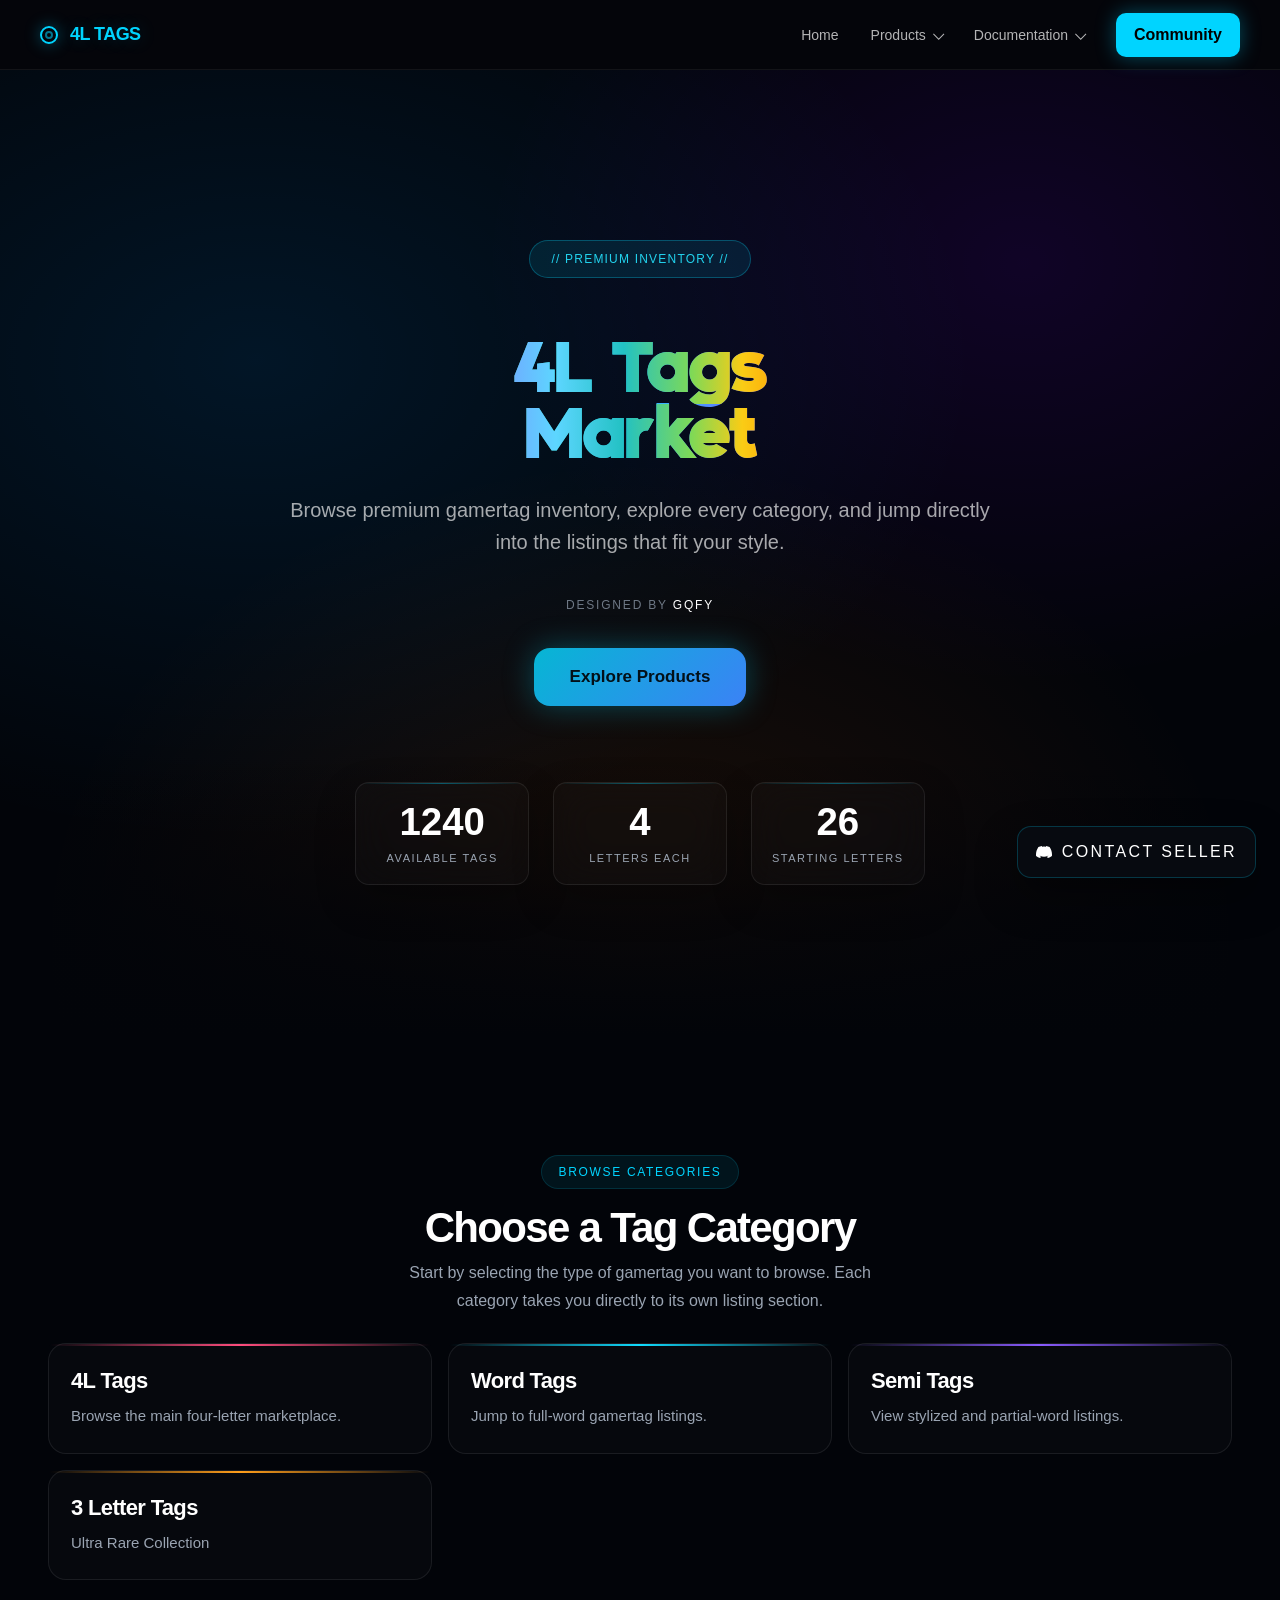
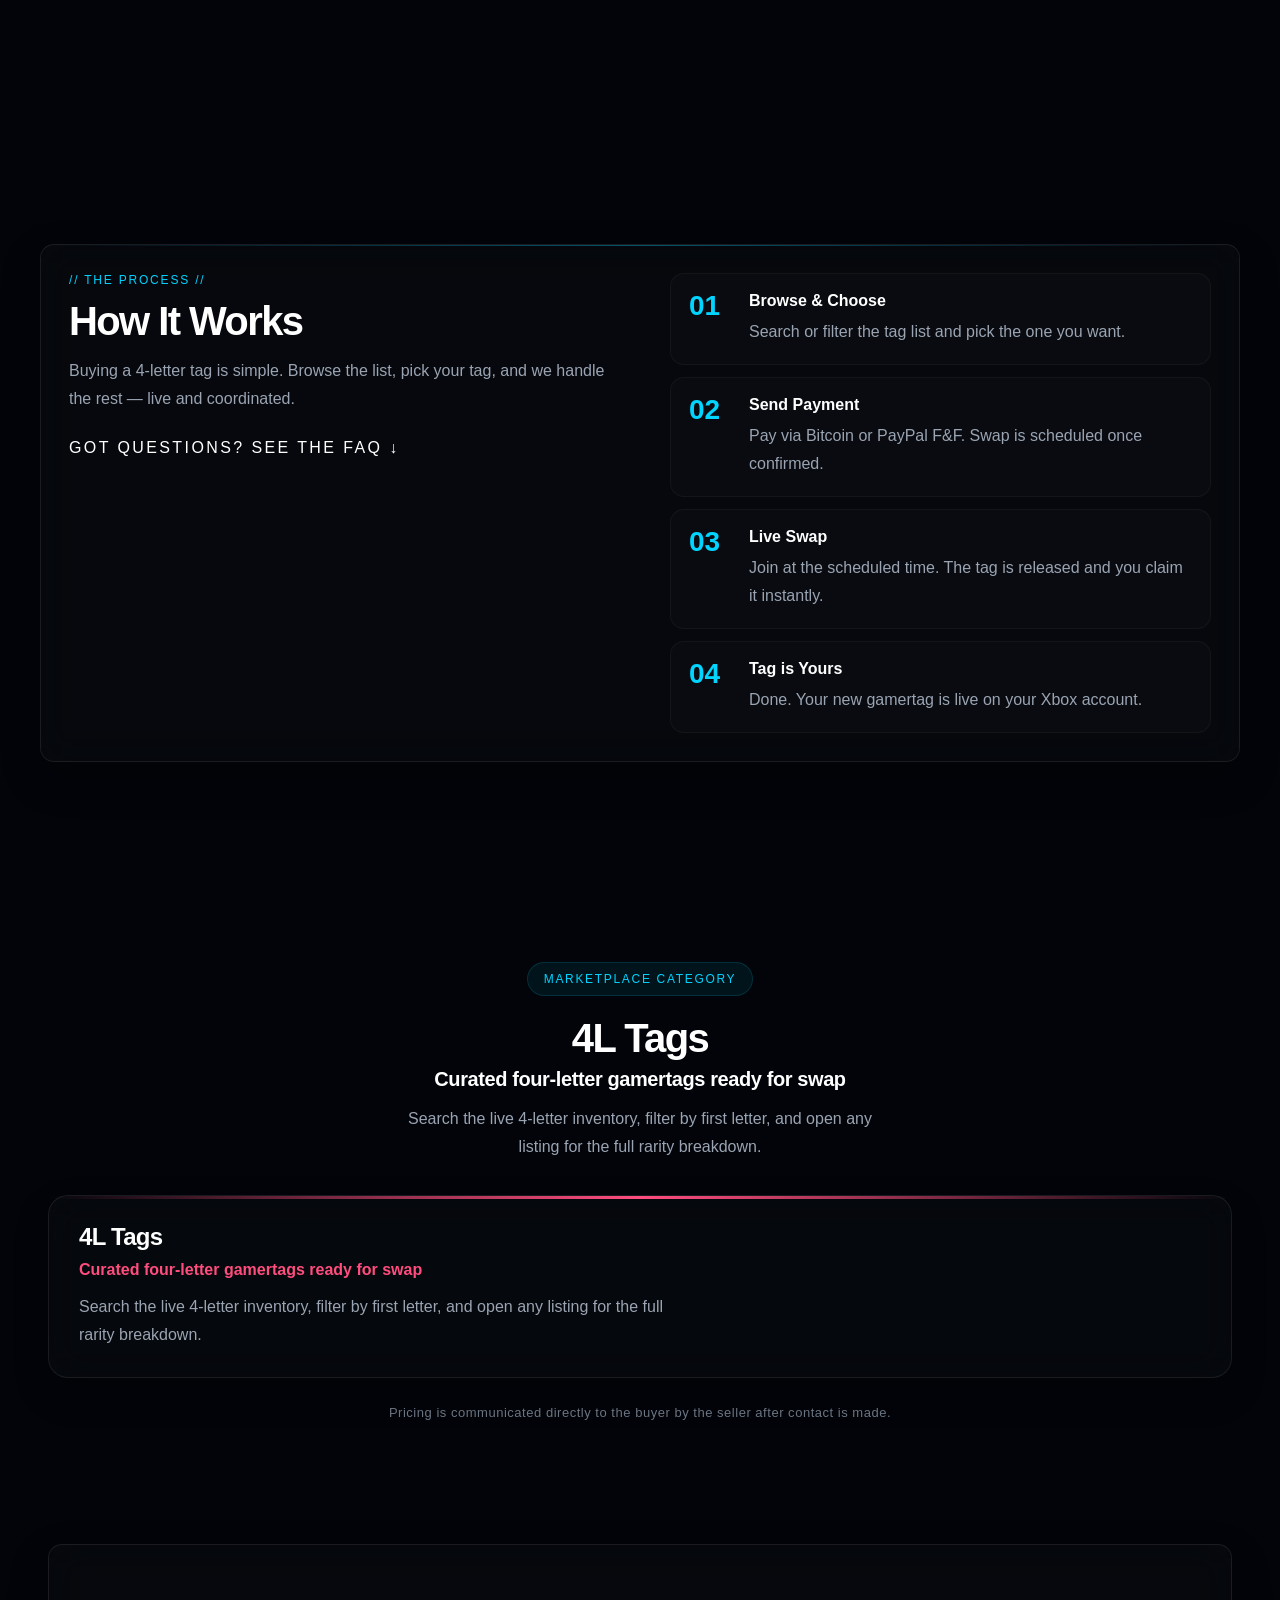
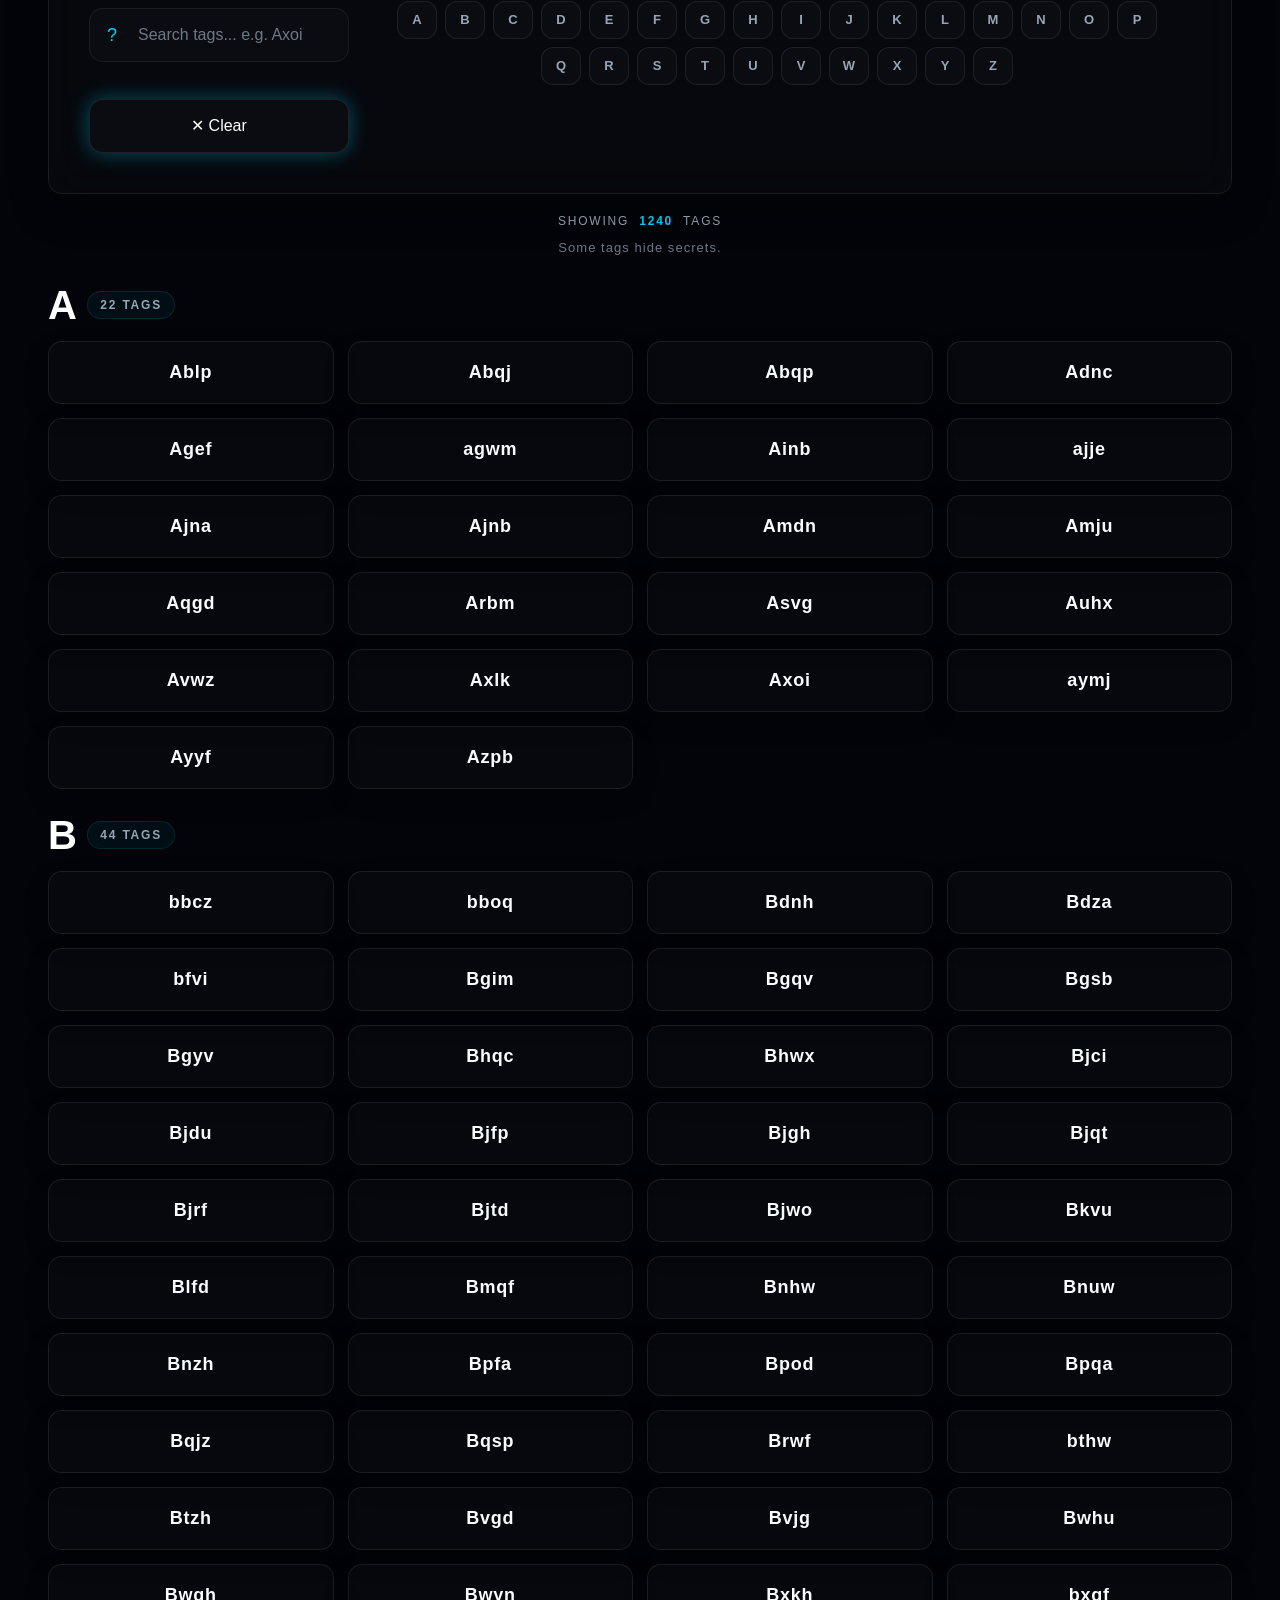
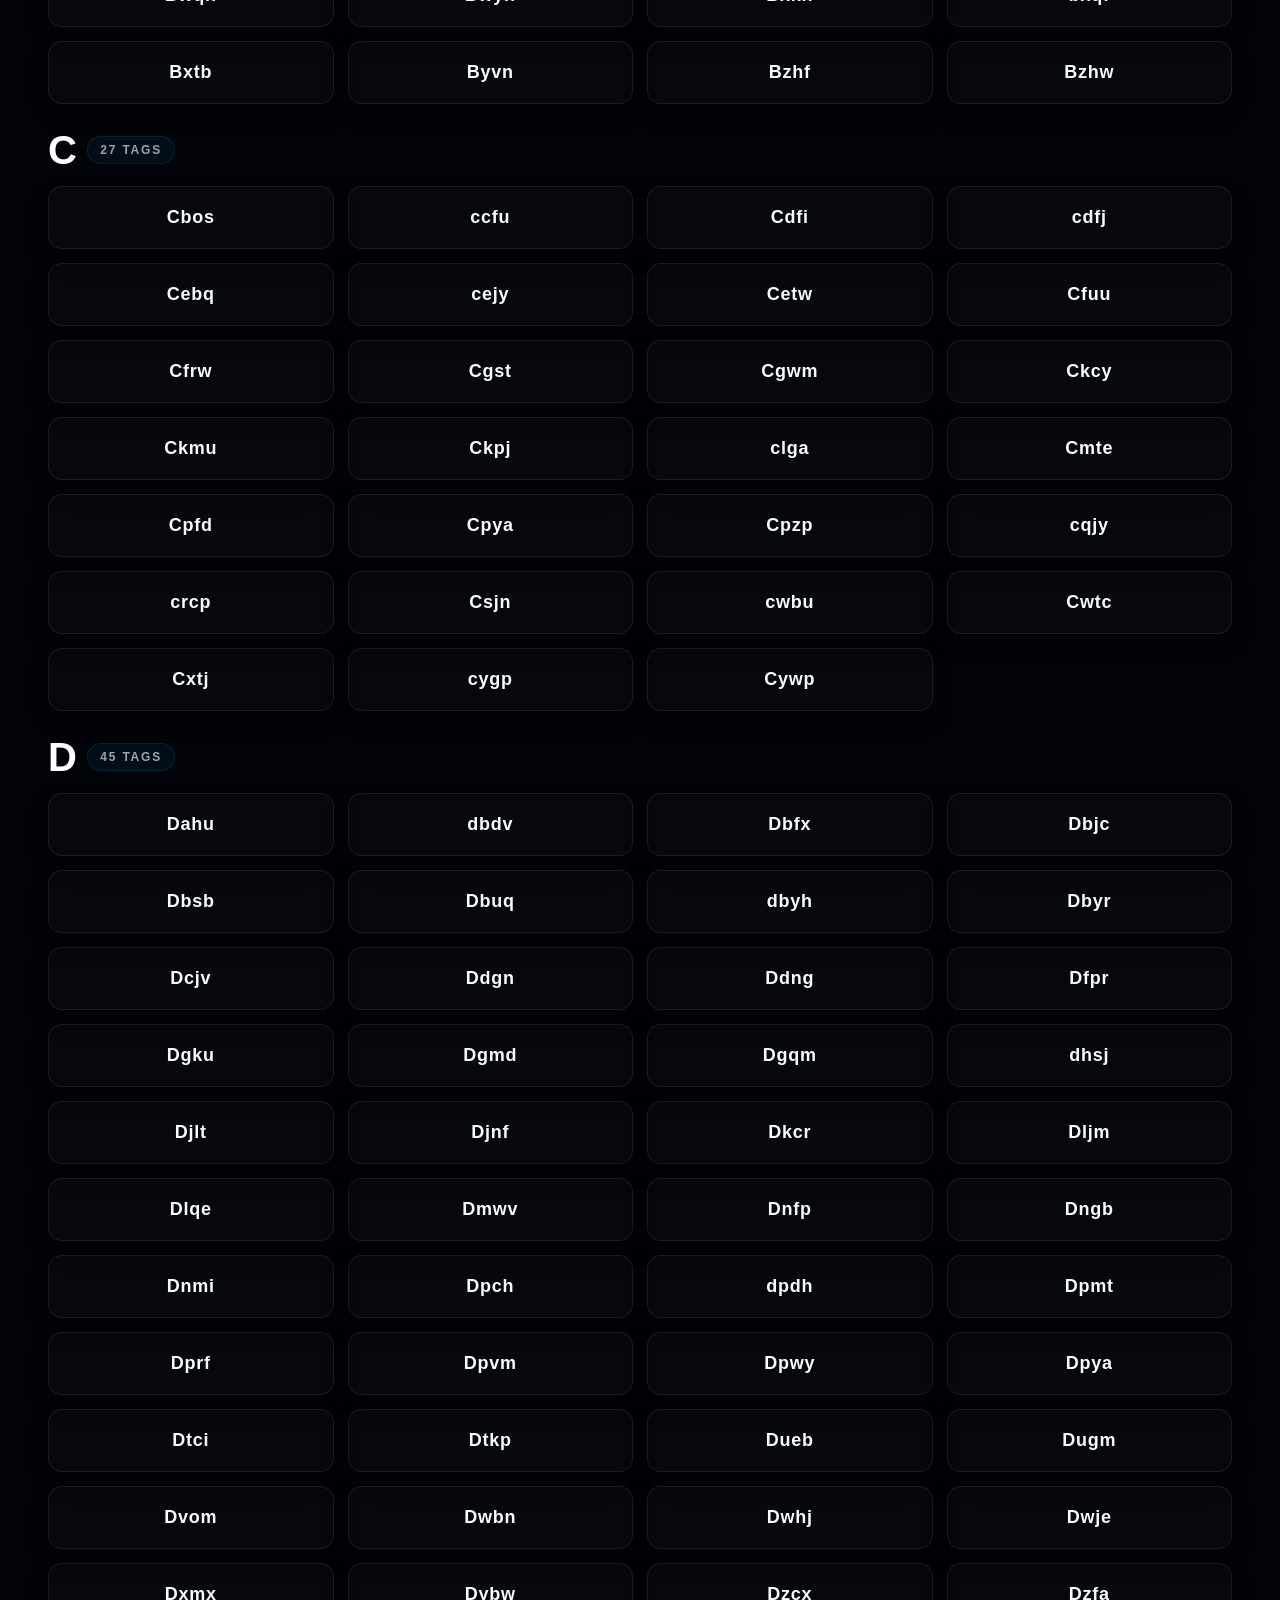
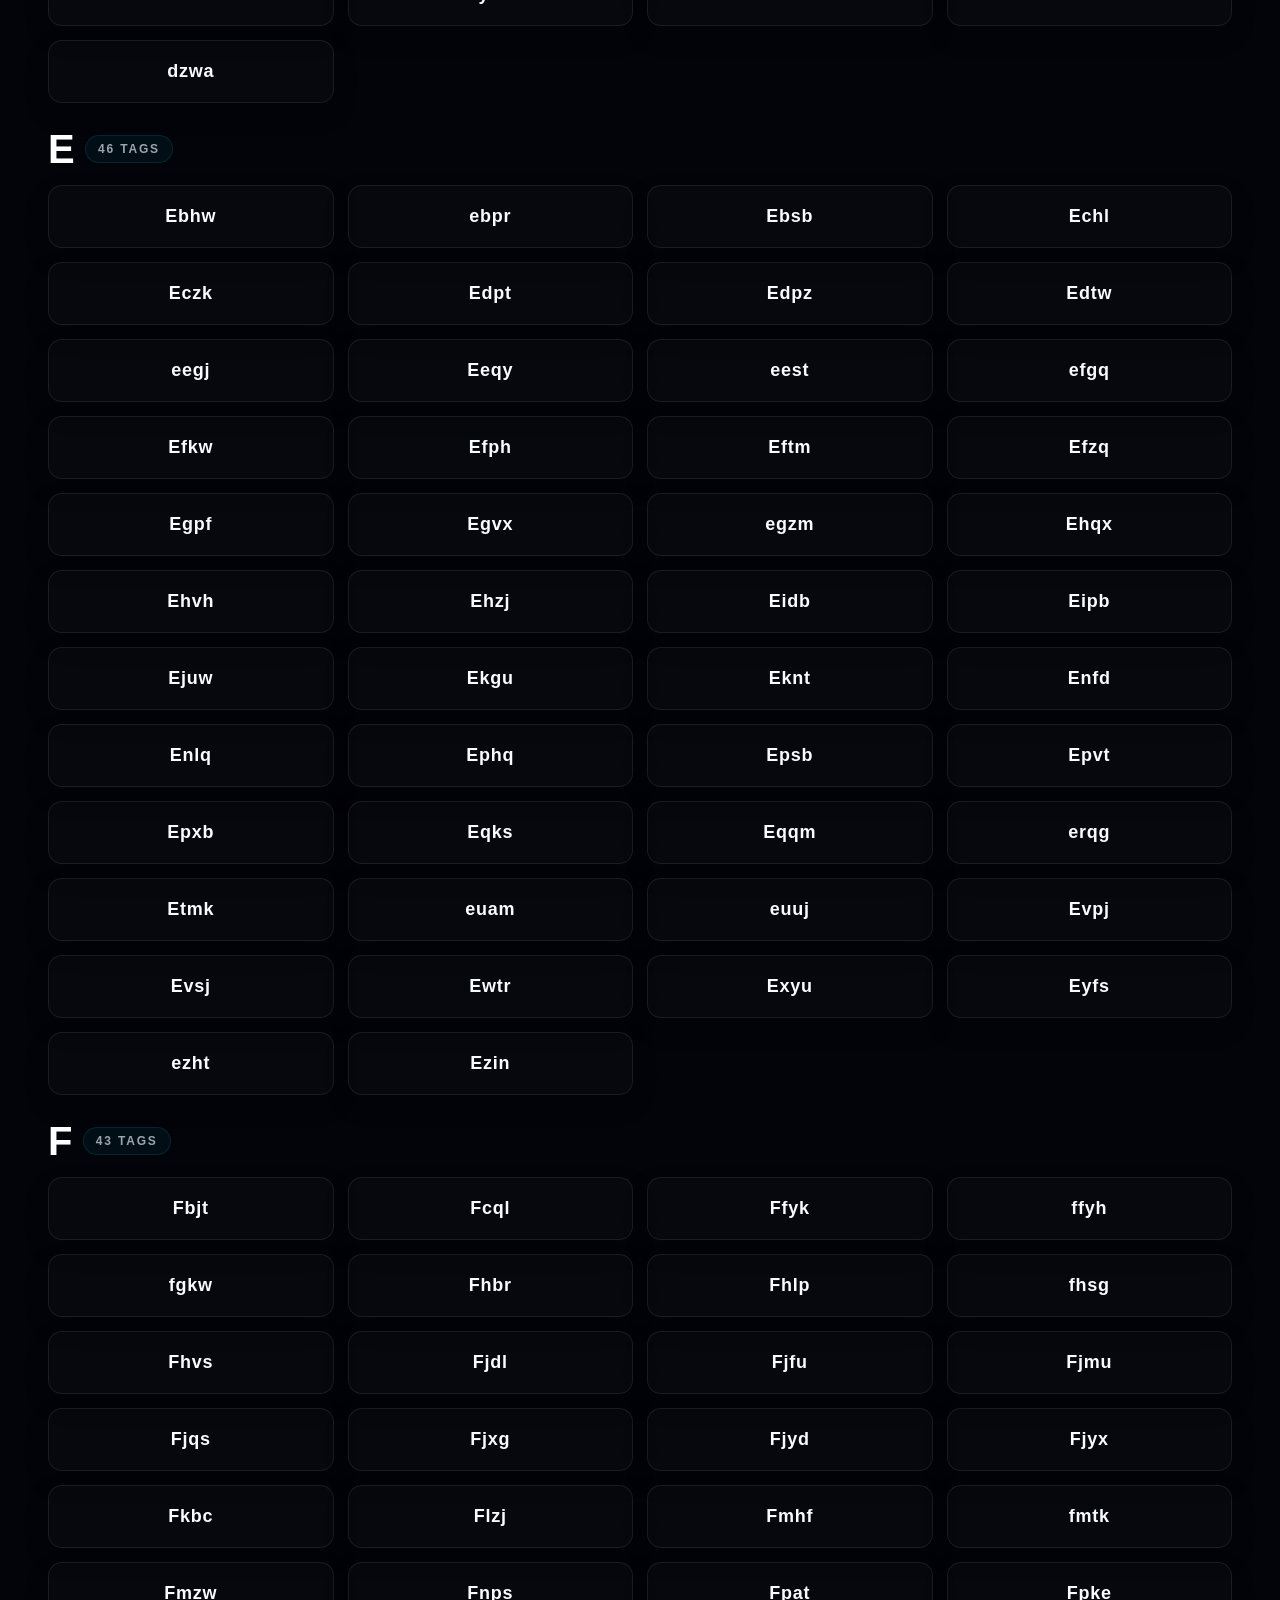
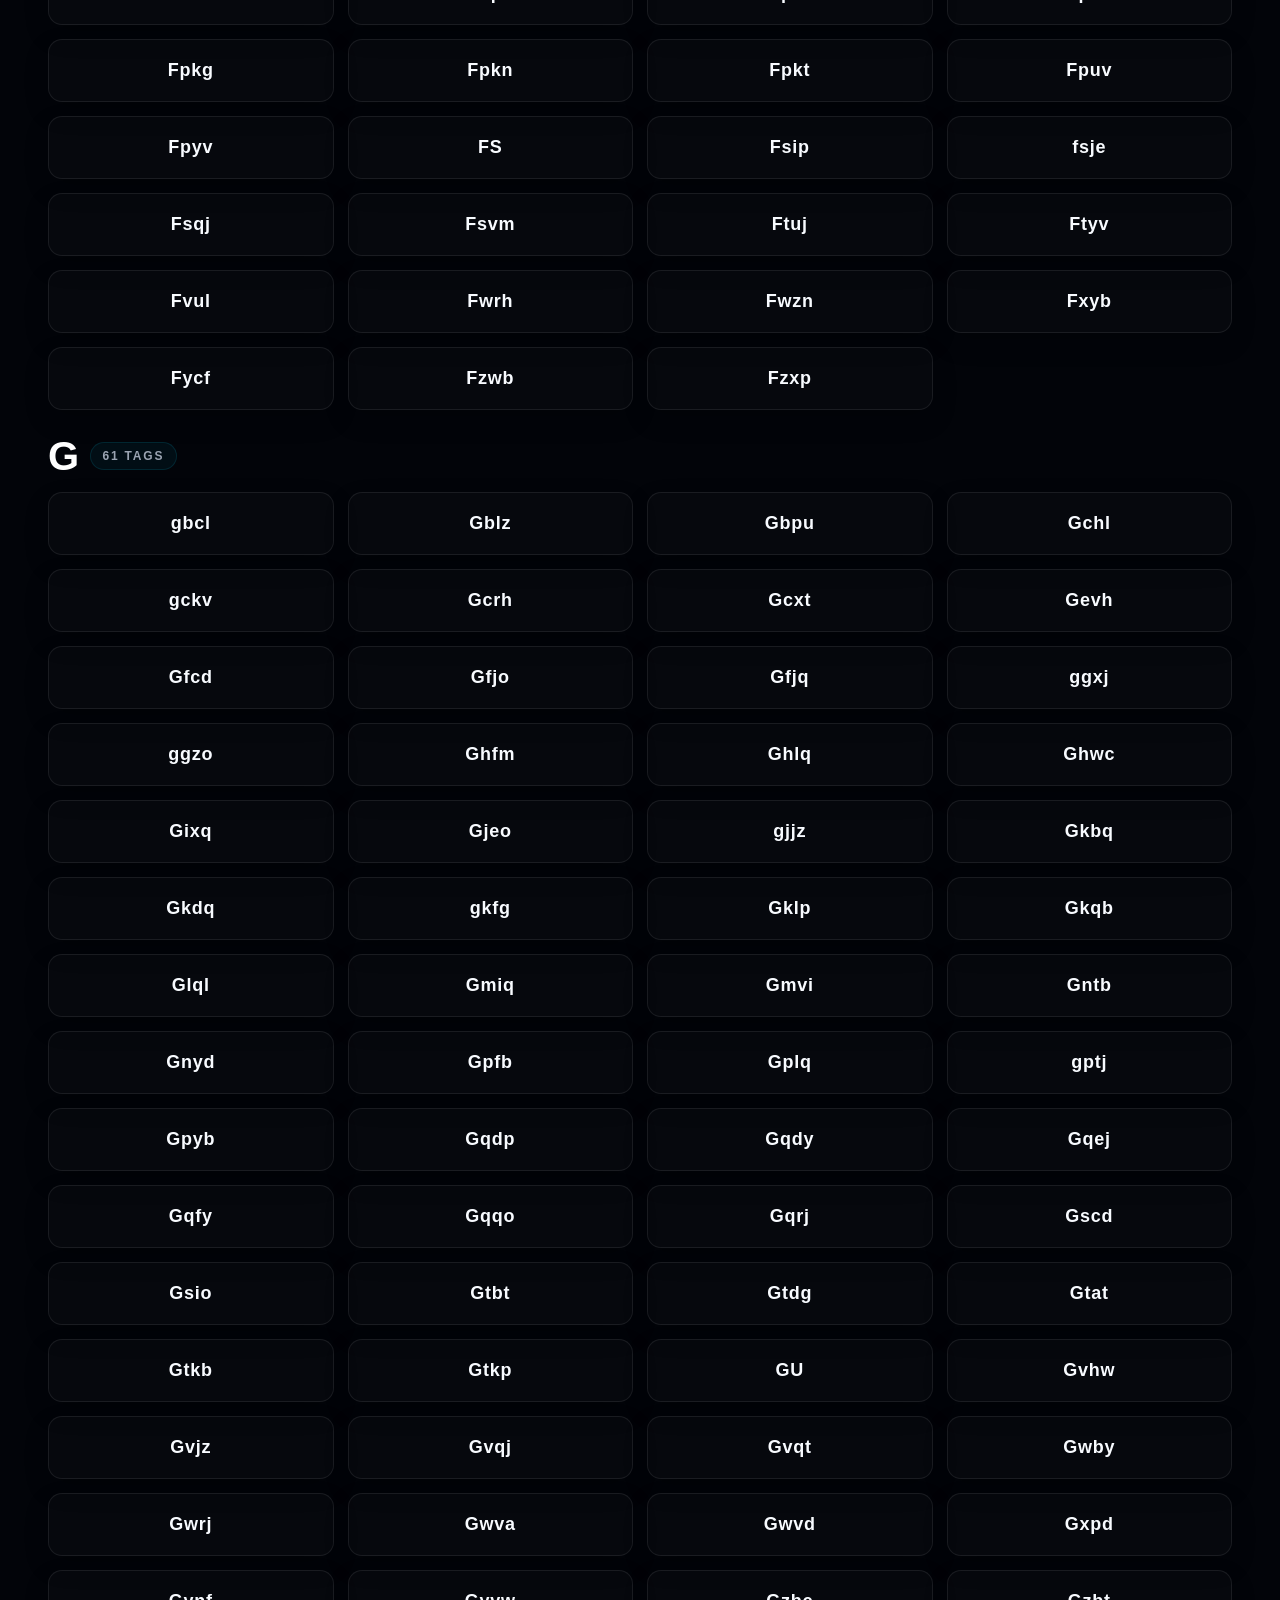
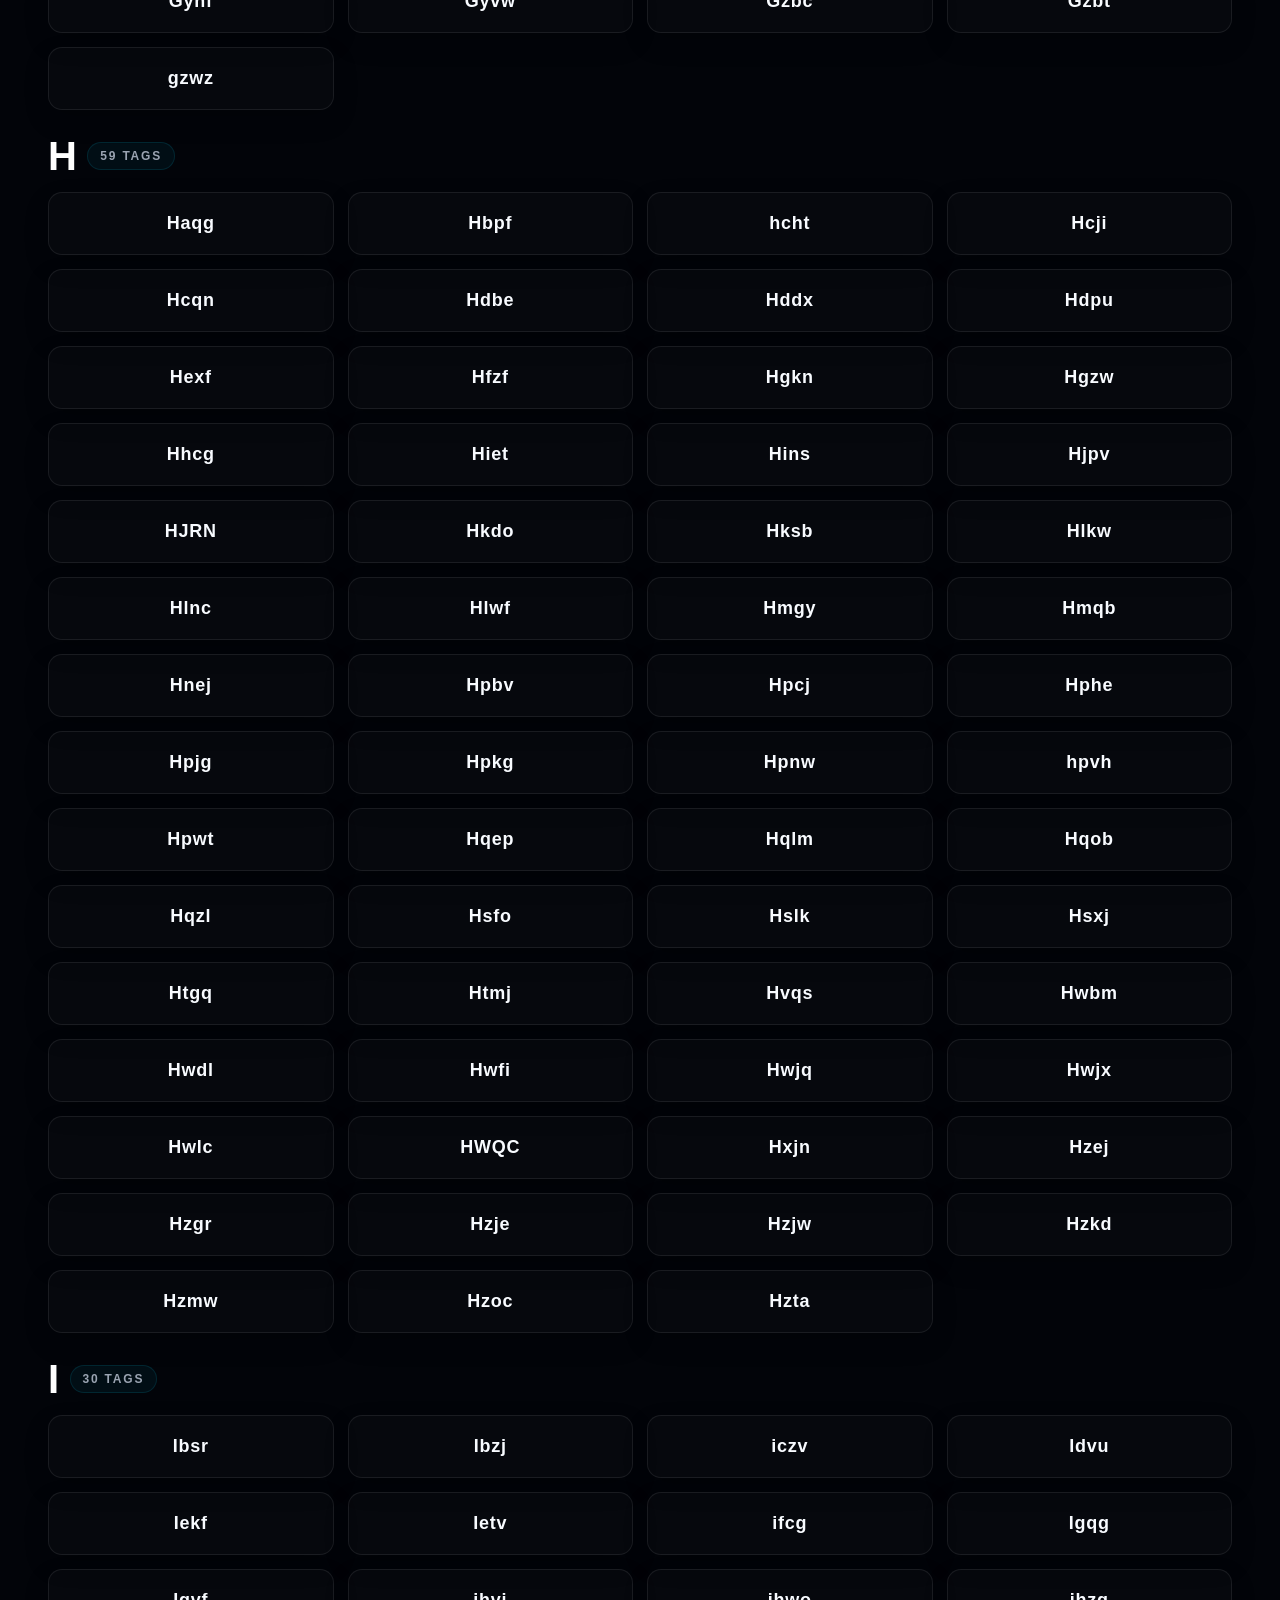
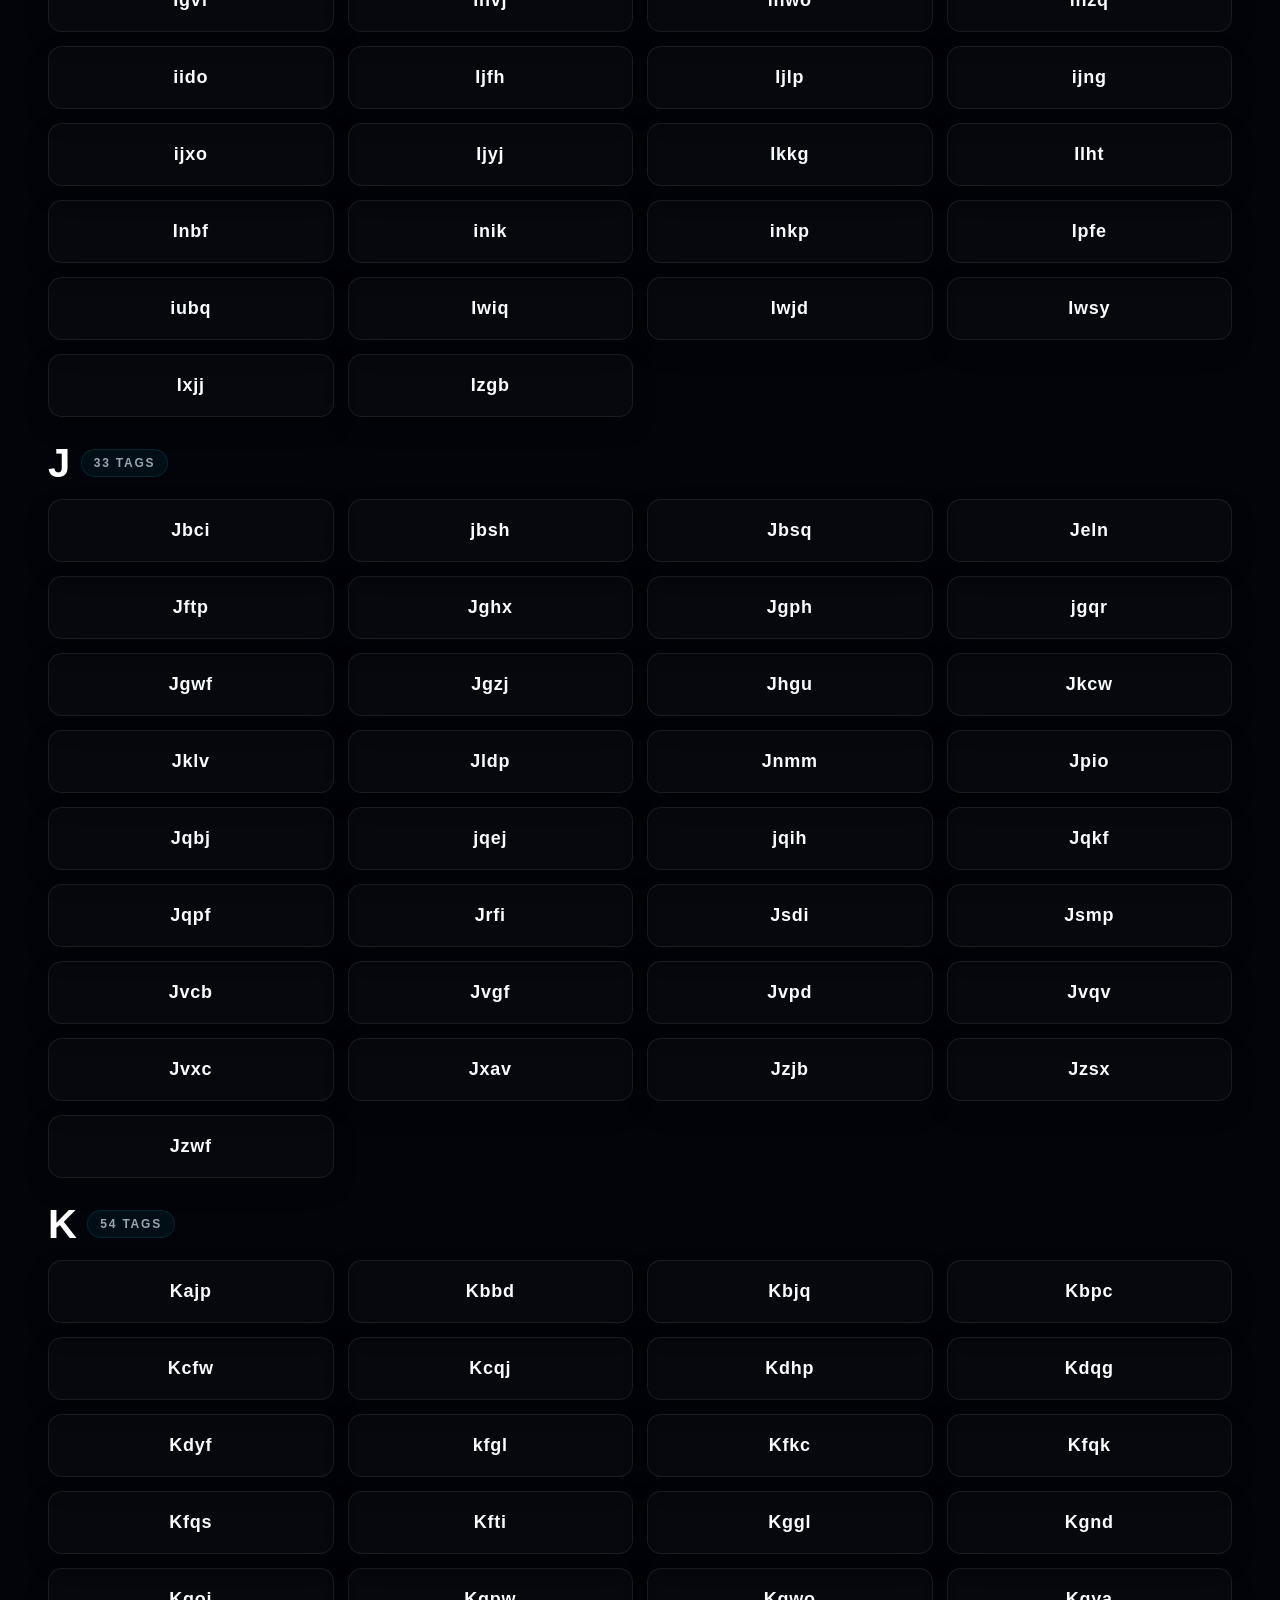
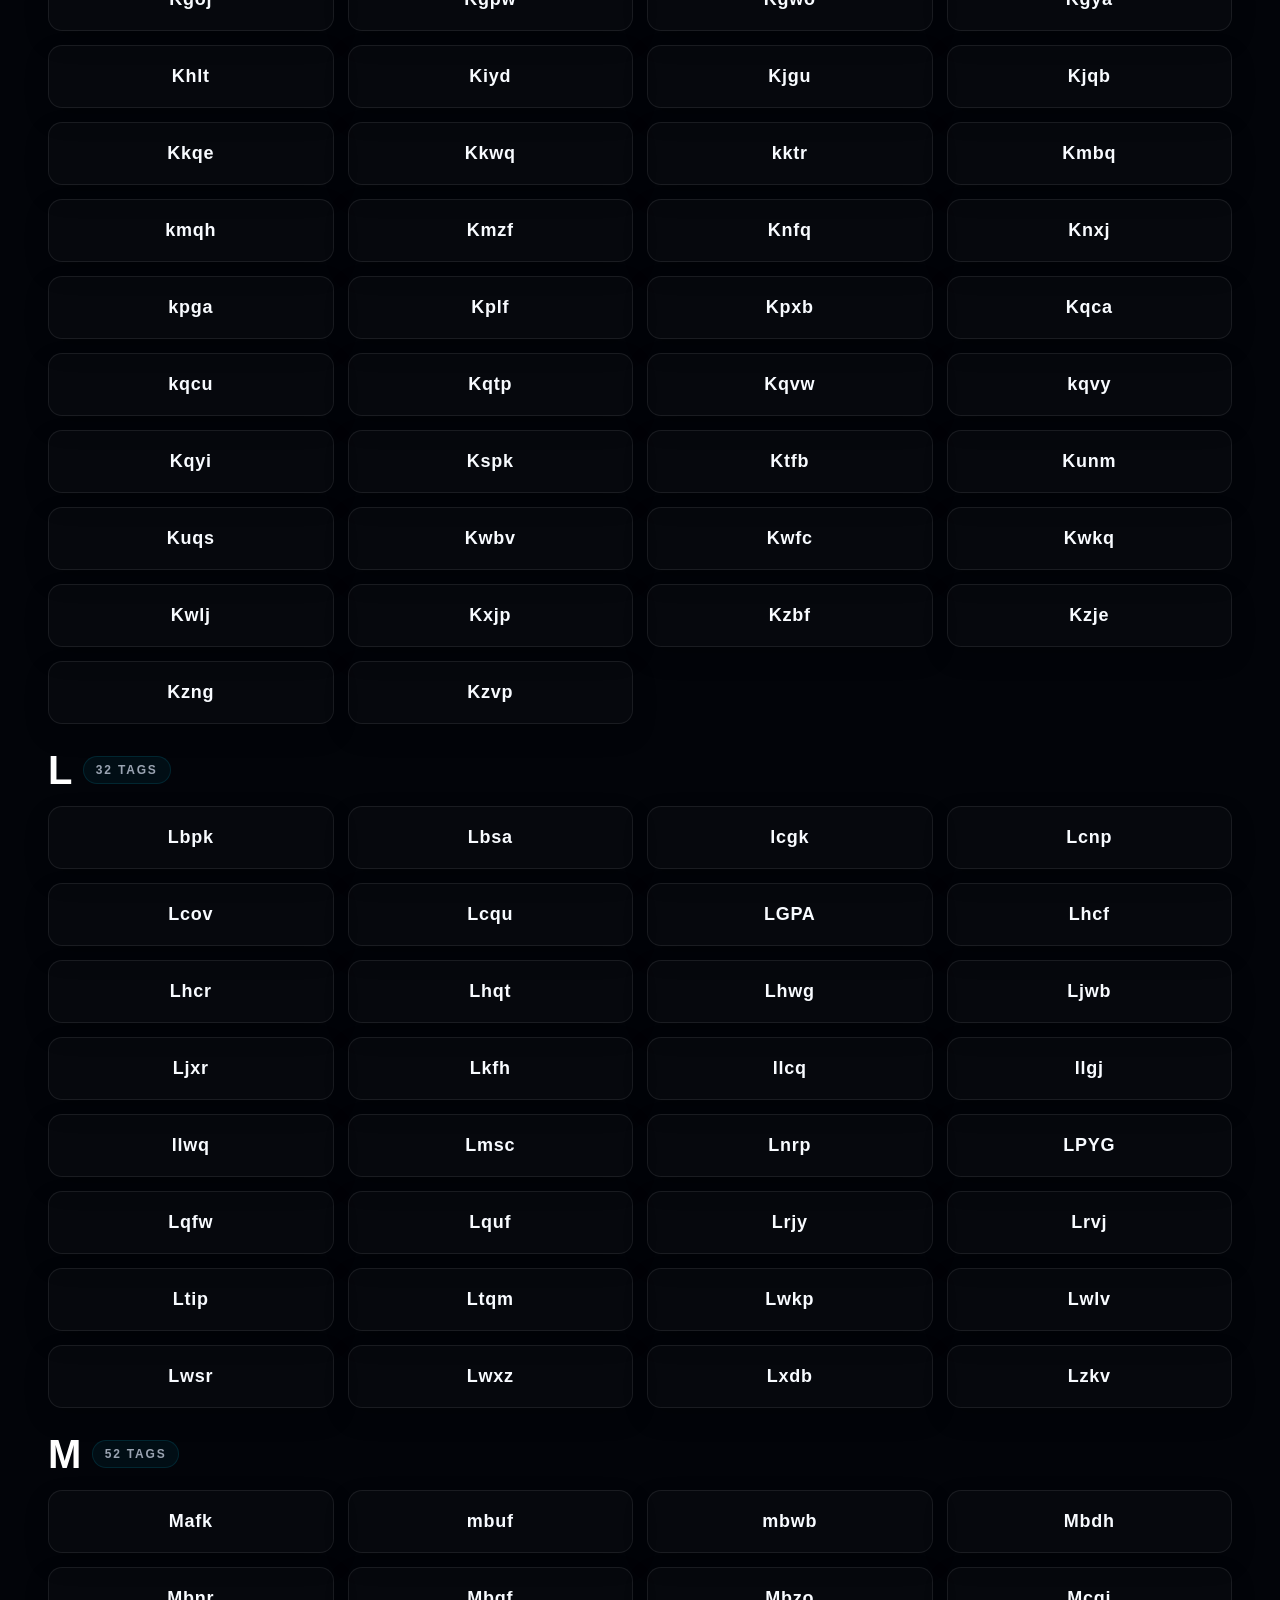
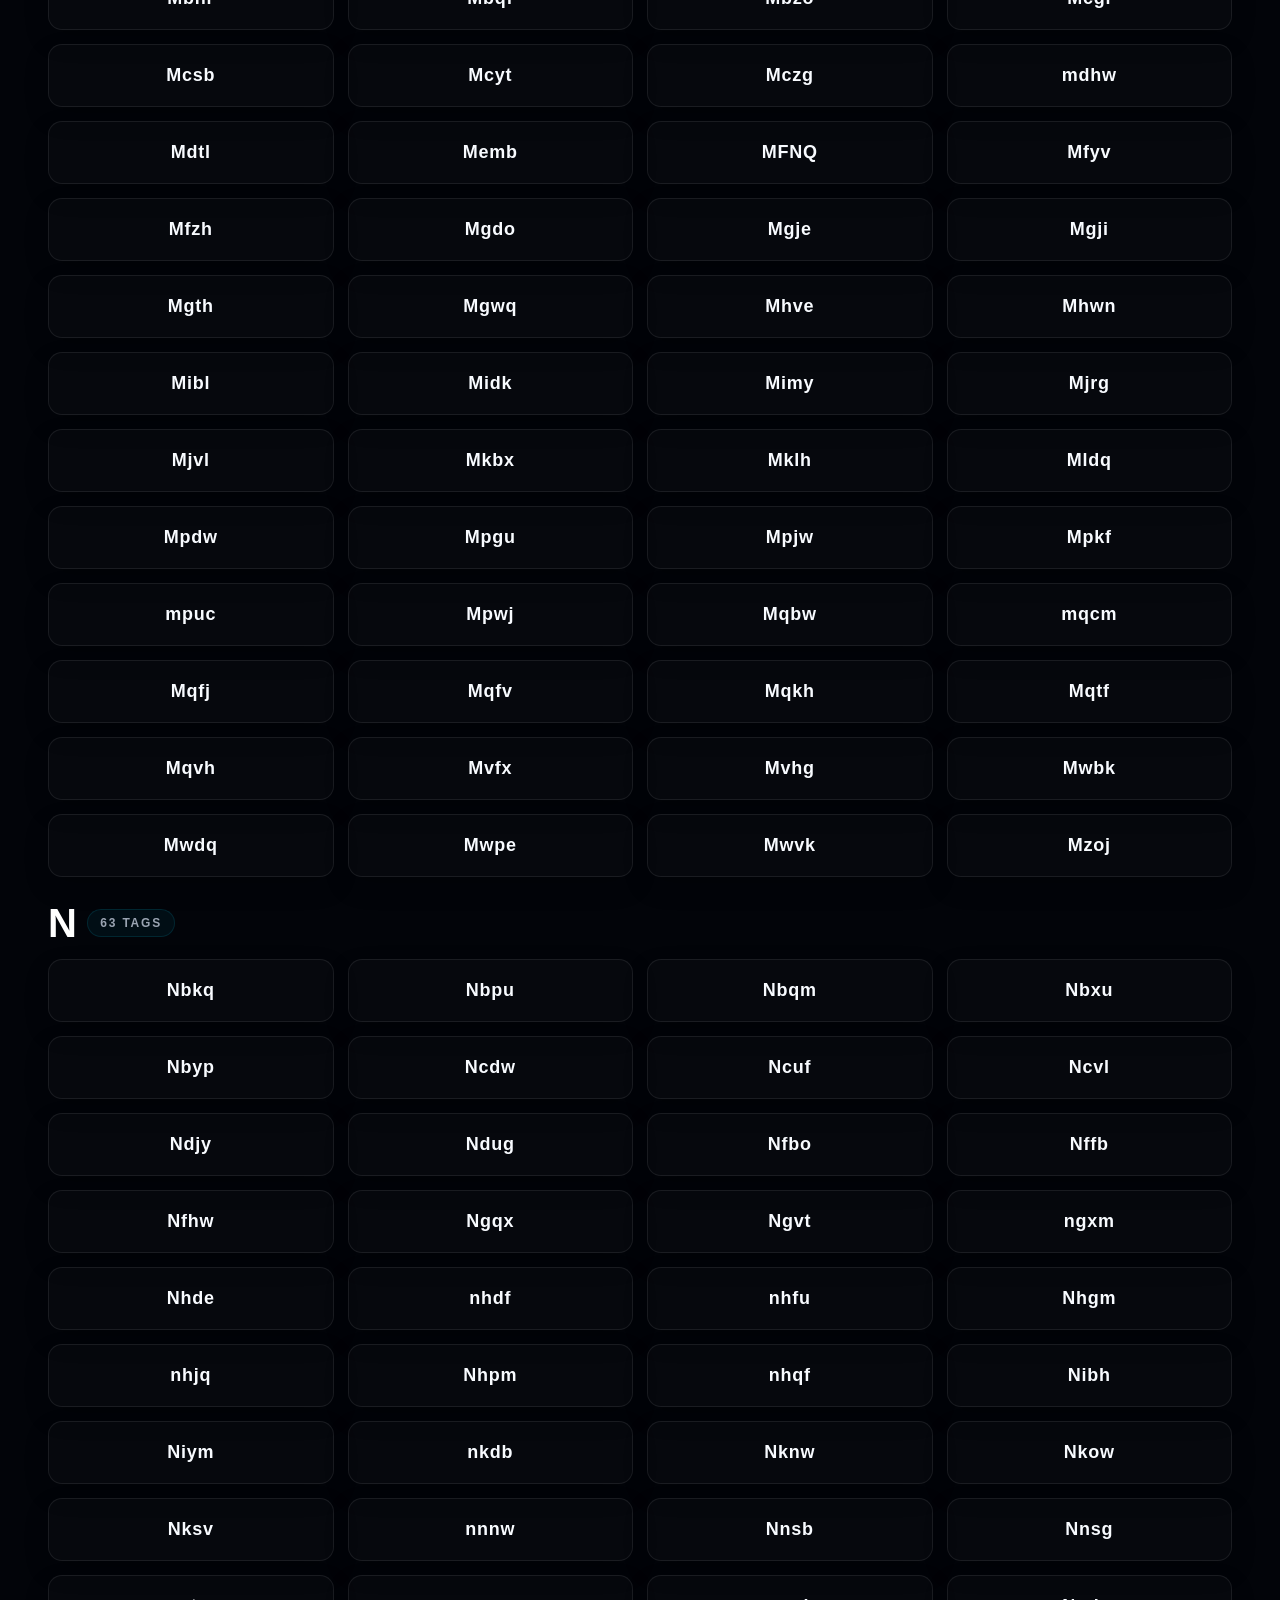
<file: index.html>
<!DOCTYPE html>
<html lang="en">
<head>
<meta charset="UTF-8">
<meta name="viewport" content="width=device-width, initial-scale=1.0">
<meta name="description" content="Marketplace for rare 4-letter Xbox gamertags. Secure swaps and curated inventory.">
<meta property="og:title" content="4L Tags – OG Gamertag Marketplace" />
<meta property="og:description" content="Browse and purchase rare 4-letter Xbox gamertags. Secure swaps, curated inventory, and premium tags." />
<meta property="og:url" content="https://ogtagsmarket.netlify.app/" />
<meta property="og:type" content="website" />
<meta property="og:image" content="https://ogtagsmarket.netlify.app/assets/images/preview.png" />
<meta name="twitter:card" content="summary_large_image">
<meta name="twitter:title" content="4L Tags – OG Gamertag Marketplace">
<meta name="twitter:description" content="Rare OG 4-letter Xbox gamertags available. Browse the marketplace and secure your tag.">
<meta name="twitter:image" content="https://ogtagsmarket.netlify.app/assets/images/preview.png">
<title>4L TAGS — Gamertag Marketplace</title>
<link rel="icon" type="image/png" href="assets/images/favicon.png">

<link rel="stylesheet" href="assets/css/style.css">
</head>
<body class="market-page">

<nav class="site-nav" aria-label="Primary">
  <div class="nav-inner">
    <a class="nav-brand" href="index.html" aria-label="4L Tags Home">
      <span class="nav-brand-mark"></span>
      <span class="nav-brand-text">4L TAGS</span>
    </a>
    <button class="nav-toggle" type="button" aria-expanded="false" aria-controls="nav-menu" aria-label="Toggle navigation">
      <span></span>
      <span></span>
      <span></span>
    </button>
    <div class="nav-menu" id="nav-menu">
      <a class="nav-link" href="index.html">Home</a>
      <div class="nav-item">
        <button class="nav-link nav-link-button" type="button" aria-expanded="false">
          Products
          <span class="nav-caret"></span>
        </button>
        <div class="nav-dropdown">
          <a href="#gridContainer">Marketplace</a>
          <a href="#how-it-works">How It Works</a>
        </div>
      </div>
      <div class="nav-item">
        <button class="nav-link nav-link-button" type="button" aria-expanded="false">
          Documentation
          <span class="nav-caret"></span>
        </button>
        <div class="nav-dropdown">
          <a href="#faq-anchor">FAQ</a>
          <a href="#how-it-works">Swap Process</a>
        </div>
      </div>
      <a class="nav-cta" href="https://discord.com/users/820729520754524161" target="_blank" rel="noopener noreferrer">Community</a>
    </div>
  </div>
</nav>

<div id="cursor-light" aria-hidden="true"></div>

<!-- Loader -->
<div id="loader">
  <div class="loader-title">4L TAGS</div>
  <div class="loader-bar-wrap"><div class="loader-bar"></div></div>
  <div class="loader-label">Loading inventory...</div>
</div>

  <div class="wrapper">
    <header class="hero">
    <div class="hero-content">
      <div class="logo-tag hero-badge">// Premium Inventory //</div>
      <h1 class="hero-title">
        <span class="hero-gradient">4L Tags</span>
        <span class="hero-gradient">Market</span>
      </h1>
      <div class="subtitle hero-description">Browse premium gamertag inventory, explore every category, and jump directly into the listings that fit your style.</div>
      <div class="designer-tag">Designed by <span>GQFY</span></div>
      <div class="hero-actions">
        <a class="hero-cta hero-cta-primary primary-btn" href="#market-categories">Explore Products</a>
      </div>
    </div>
    <div class="stats-bar">
      <div class="stat">
        <span class="stat-num" id="totalCount">1245</span>
        <span class="stat-label">Available Tags</span>
      </div>
      <div class="stat">
        <span class="stat-num">4</span>
        <span class="stat-label">Letters Each</span>
      </div>
      <div class="stat">
        <span class="stat-num">26</span>
        <span class="stat-label">Starting Letters</span>
      </div>
    </div>
  </header>

  <section class="market-switcher-section" id="market-categories" aria-label="Marketplace categories">
    <div class="market-switcher-intro">
      <div class="market-switcher-kicker">Browse Categories</div>
      <h2 class="market-switcher-title">Choose a Tag Category</h2>
      <p class="market-switcher-desc">Start by selecting the type of gamertag you want to browse. Each category takes you directly to its own listing section.</p>
    </div>
    <div class="market-category-grid">
      <a class="market-category-card accent-pink" href="#fourl-tags">
        <span class="market-category-name">4L Tags</span>
        <span class="market-category-copy">Browse the main four-letter marketplace.</span>
      </a>
      <a class="market-category-card accent-cyan" href="#word-tags">
        <span class="market-category-name">Word Tags</span>
        <span class="market-category-copy">Jump to full-word gamertag listings.</span>
      </a>
      <a class="market-category-card accent-purple" href="#semi-tags">
        <span class="market-category-name">Semi Tags</span>
        <span class="market-category-copy">View stylized and partial-word listings.</span>
      </a>
      <a class="market-category-card accent-amber" href="3l-tags.html">
        <span class="market-category-name">3 Letter Tags</span>
        <span class="market-category-copy">Ultra Rare Collection</span>
      </a>
    </div>
  </section>

  <!-- How It Works Banner -->
  <section class="how-it-works" id="how-it-works">
    <div class="hiw-inner">
      <div class="hiw-intro">
        <div class="hiw-label">// The Process //</div>
        <h2 class="hiw-title">How It Works</h2>
        <p class="hiw-desc">Buying a 4-letter tag is simple. Browse the list, pick your tag, and we handle the rest — live and coordinated.</p>
        <a href="#faq-anchor" class="hiw-faq-link">Got questions? See the FAQ ↓</a>
      </div>
      <div class="hiw-steps">
        <div class="hiw-step">
          <div class="hiw-step-num">01</div>
          <div class="hiw-step-body">
            <div class="hiw-step-title">Browse & Choose</div>
            <div class="hiw-step-text">Search or filter the tag list and pick the one you want.</div>
          </div>
        </div>
        <div class="hiw-connector"></div>
        <div class="hiw-step">
          <div class="hiw-step-num">02</div>
          <div class="hiw-step-body">
            <div class="hiw-step-title">Send Payment</div>
            <div class="hiw-step-text">Pay via Bitcoin or PayPal F&amp;F. Swap is scheduled once confirmed.</div>
          </div>
        </div>
        <div class="hiw-connector"></div>
        <div class="hiw-step">
          <div class="hiw-step-num">03</div>
          <div class="hiw-step-body">
            <div class="hiw-step-title">Live Swap</div>
            <div class="hiw-step-text">Join at the scheduled time. The tag is released and you claim it instantly.</div>
          </div>
        </div>
        <div class="hiw-connector"></div>
        <div class="hiw-step">
          <div class="hiw-step-num">04</div>
          <div class="hiw-step-body">
            <div class="hiw-step-title">Tag is Yours</div>
            <div class="hiw-step-text">Done. Your new gamertag is live on your Xbox account.</div>
          </div>
        </div>
      </div>
    </div>
  </section>

  <section class="tag-category tag-category-primary" id="fourl-tags">
    <div class="tag-category-head">
      <div class="tag-category-kicker">Marketplace Category</div>
      <h2 class="tag-category-title">4L Tags</h2>
      <div class="tag-category-subtitle">Curated four-letter gamertags ready for swap</div>
      <p class="tag-category-desc">Search the live 4-letter inventory, filter by first letter, and open any listing for the full rarity breakdown.</p>
    </div>
    <div class="category-feature accent-pink" id="listing-start">
      <div class="category-feature-title">4L Tags</div>
      <div class="category-feature-subtitle">Curated four-letter gamertags ready for swap</div>
      <p class="category-feature-text">Search the live 4-letter inventory, filter by first letter, and open any listing for the full rarity breakdown.</p>
    </div>
    <div class="price-note">Pricing is communicated directly to the buyer by the seller after contact is made.</div>

  <div class="controls">
    <div class="search-wrap">
      <span class="search-icon">?</span>
      <input type="text" id="searchInput" placeholder="Search tags... e.g. Axoi" autocomplete="off" spellcheck="false">
    </div>
    <span class="filter-label">Filter:</span>
    <div class="letter-filters" id="letterFilters"></div>
    <button class="clear-btn" id="clearBtn">✕ Clear</button>
  </div>

  <div class="result-info">
    <span>Showing</span>
    <span class="result-count" id="visibleCount">1245</span>
    <span>tags</span>
  </div>

  <div class="secret-hint">Some tags hide secrets.</div>

  <div class="grid-container" id="gridContainer"></div>
  </section>

  <section class="tag-category" id="word-tags">
    <div class="tag-category-head">
      <div class="tag-category-kicker">Marketplace Category</div>
      <h2 class="tag-category-title">Word Tags</h2>
      <div class="tag-category-subtitle">Full word gamertags available for purchase</div>
      <p class="tag-category-desc">Browse premium dictionary-based gamertags available for direct purchase.</p>
    </div>
    <div class="category-feature accent-cyan">
      <div class="category-feature-title">Word Tags</div>
      <div class="category-feature-subtitle">Full word gamertags available for purchase</div>
      <p class="category-feature-text">Browse premium dictionary-based gamertags available for direct purchase.</p>
    </div>
    <div class="price-note">Pricing is communicated directly to the buyer by the seller after contact is made.</div>
    <div class="inventory-grid" id="wordTagsGrid"></div>
  </section>

  <section class="tag-category" id="semi-tags">
    <div class="tag-category-head">
      <div class="tag-category-kicker">Marketplace Category</div>
      <h2 class="tag-category-title">Semi Tags</h2>
      <div class="tag-category-subtitle">Partial word and stylized gamertags</div>
      <p class="tag-category-desc">Unique semi-word gamertags combining structure and readability.</p>
    </div>
    <div class="category-feature accent-purple">
      <div class="category-feature-title">Semi Tags</div>
      <div class="category-feature-subtitle">Partial word and stylized gamertags</div>
      <p class="category-feature-text">Unique semi-word gamertags combining structure and readability.</p>
    </div>
    <div class="price-note">Pricing is communicated directly to the buyer by the seller after contact is made.</div>
    <div class="inventory-grid" id="semiTagsGrid"></div>
  </section>

  <!-- FAQ Section -->
  <section class="faq-section" id="faq-anchor">
    <div class="faq-heading">
      <div class="logo-tag">// Need to know //</div>
      <h2>FAQ</h2>
    </div>
    <div class="faq-grid" id="faqGrid"></div>
  </section>

  <!-- Trust Block -->
  <div class="trust-block">
    <div class="trust-inner">
      <div class="trust-item">
        <div class="trust-icon">???</div>
        <div class="trust-text">
          <span class="trust-value">TRUSTED SELLER</span>
          <span class="trust-label">Verified & Reputable</span>
        </div>
      </div>
      <div class="trust-item">
        <div class="trust-icon">?</div>
        <div class="trust-text">
          <span class="trust-value">200+ SWAPS</span>
          <span class="trust-label">Successful Transfers</span>
        </div>
      </div>
      <div class="trust-item">
        <div class="trust-icon">??</div>
        <div class="trust-text">
          <span class="trust-value">DISCORD 2018</span>
          <span class="trust-label">Active Since 2018</span>
        </div>
      </div>
    </div>
  </div>

  <footer>
    <span>Disclaimer</span> ? Once you have bought the account it is now your responsibility. Refunds are not possible once the account has left my hands.
  </footer>
</div>

<!-- Scroll To Top -->
<button id="scroll-top" aria-label="Scroll to top">?</button>

<script>
const nav = document.querySelector('.site-nav');
const navToggle = document.querySelector('.nav-toggle');
const navMenu = document.querySelector('.nav-menu');
const navItems = document.querySelectorAll('.nav-item');
const cursorLight = document.getElementById('cursor-light');

if (navToggle && navMenu) {
  navToggle.addEventListener('click', () => {
    const isOpen = navMenu.classList.toggle('open');
    navToggle.setAttribute('aria-expanded', String(isOpen));
  });
}

navItems.forEach(item => {
  const trigger = item.querySelector('.nav-link-button');
  if (!trigger) return;

  trigger.addEventListener('click', () => {
    if (window.innerWidth > 900) return;
    const isOpen = item.classList.toggle('open');
    trigger.setAttribute('aria-expanded', String(isOpen));
  });
});

document.addEventListener('click', event => {
  if (!nav || nav.contains(event.target)) return;
  navMenu?.classList.remove('open');
  navToggle?.setAttribute('aria-expanded', 'false');
  navItems.forEach(item => {
    item.classList.remove('open');
    item.querySelector('.nav-link-button')?.setAttribute('aria-expanded', 'false');
  });
});

document.addEventListener('mousemove', event => {
  if (!cursorLight) return;
  cursorLight.style.left = event.clientX + 'px';
  cursorLight.style.top = event.clientY + 'px';
});

const scrollTopBtn = document.getElementById('scroll-top');
window.addEventListener('scroll', () => {
  scrollTopBtn.classList.toggle('visible', window.scrollY > 400);
}, { passive: true });
scrollTopBtn.addEventListener('click', () => {
  window.scrollTo({ top: 0, behavior: 'smooth' });
});
</script>

<div id="copy-toast">✓ COPIED</div>

<!-- Floating Contact Button -->
<a id="contact-fab" href="https://discord.com/users/820729520754524161" target="_blank">
  <svg viewBox="0 0 24 24" xmlns="http://www.w3.org/2000/svg"><path d="M20.317 4.37a19.791 19.791 0 0 0-4.885-1.515.074.074 0 0 0-.079.037c-.21.375-.444.864-.608 1.25a18.27 18.27 0 0 0-5.487 0 12.64 12.64 0 0 0-.617-1.25.077.077 0 0 0-.079-.037A19.736 19.736 0 0 0 3.677 4.37a.07.07 0 0 0-.032.027C.533 9.046-.32 13.58.099 18.057a.082.082 0 0 0 .031.057 19.9 19.9 0 0 0 5.993 3.03.078.078 0 0 0 .084-.028 14.09 14.09 0 0 0 1.226-1.994.076.076 0 0 0-.041-.106 13.107 13.107 0 0 1-1.872-.892.077.077 0 0 1-.008-.128 10.2 10.2 0 0 0 .372-.292.074.074 0 0 1 .077-.01c3.928 1.793 8.18 1.793 12.062 0a.074.074 0 0 1 .078.01c.12.098.246.198.373.292a.077.077 0 0 1-.006.127 12.299 12.299 0 0 1-1.873.892.077.077 0 0 0-.041.107c.36.698.772 1.362 1.225 1.993a.076.076 0 0 0 .084.028 19.839 19.839 0 0 0 6.002-3.03.077.077 0 0 0 .032-.054c.5-5.177-.838-9.674-3.549-13.66a.061.061 0 0 0-.031-.03z"/></svg>
  CONTACT SELLER
</a>

<!-- Mobile Alphabet Slider -->
<div id="alpha-slider"></div>

<script>
const TAGS = ["Ablp","Abqj","Abqp","Adnc","Agef","agwm","Ainb","ajje","Ajna","Ajnb","Amdn","Amju","Aqgd","Arbm","Asvg","Auhx","Avwz","Axlk","Axoi","aymj","Ayyf","Azpb","bbcz","bboq","Bdnh","Bdza","bfvi","Bgim","Bgqv","Bgsb","Bgyv","Bhqc","Bhwx","Bjci","Bjdu","Bjfp","Bjgh","Bjqt","Bjrf","Bjtd","Bjwo","Bkvu","Blfd","Bmqf","Bnhw","Bnuw","Bnzh","Bpfa","Bpod","Bpqa","Bqjz","Bqsp","Brwf","bthw","Btzh","Bvgd","Bvjg","Bwhu","Bwqh","Bwyn","Bxkh","bxqf","Bxtb","Byvn","Bzhf","Bzhw","Cbos","ccfu","Cdfi","cdfj","Cebq","cejy","Cetw","Cfuu","Cfrw","Cgst","Cgwm","Ckcy","Ckmu","Ckpj","clga","Cmte","Cpfd","Cpya","Cpzp","cqjy","crcp","Csjn","cwbu","Cwtc","Cxtj","cygp","Cywp","Dahu","dbdv","Dbfx","Dbjc","Dbsb","Dbuq","dbyh","Dbyr","Dcjv","Ddgn","Ddng","Dfpr","Dgku","Dgmd","Dgqm","dhsj","Djlt","Djnf","Dkcr","Dljm","Dlqe","Dmwv","Dnfp","Dngb","Dnmi","Dpch","dpdh","Dpmt","Dprf","Dpvm","Dpwy","Dpya","Dtci","Dtkp","Dueb","Dugm","Dvom","Dwbn","Dwhj","Dwje","Dxmx","Dybw","Dzcx","Dzfa","dzwa","Ebhw","ebpr","Ebsb","Echl","Eczk","Edpt","Edpz","Edtw","eegj","Eeqy","eest","efgq","Efkw","Efph","Eftm","Efzq","Egpf","Egvx","egzm","Ehqx","Ehvh","Ehzj","Eidb","Eipb","Ejuw","Ekgu","Eknt","Enfd","Enlq","Ephq","Epsb","Epvt","Epxb","Eqks","Eqqm","erqg","Etmk","euam","euuj","Evpj","Evsj","Ewtr","Exyu","Eyfs","ezht","Ezin","Fbjt","Fcql","Ffyk","ffyh","fgkw","Fhbr","Fhlp","fhsg","Fhvs","Fjdl","Fjfu","Fjmu","Fjqs","Fjxg","Fjyd","Fjyx","Fkbc","Flzj","Fmhf","fmtk","Fmzw","Fnps","Fpat","Fpke","Fpkg","Fpkn","Fpkt","Fpuv","Fpyv","FS","Fsip","fsje","Fsqj","Fsvm","Ftuj","Ftyv","Fvul","Fwrh","Fwzn","Fxyb","Fycf","Fzwb","Fzxp","gbcl","Gblz","Gbpu","Gchl","gckv","Gcrh","Gcxt","Gevh","Gfcd","Gfjo","Gfjq","ggxj","ggzo","Ghfm","Ghlq","Ghwc","Gixq","Gjeo","gjjz","Gkbq","Gkdq","gkfg","Gklp","Gkqb","Glql","Gmiq","Gmvi","Gntb","Gnyd","Gpfb","Gplq","gptj","Gpyb","Gqdp","Gqdy","Gqej","Gqfy","Gqqo","Gqrj","Gscd","Gsio","Gtbt","Gtdg","Gtat","Gtkb","Gtkp","GU","Gvhw","Gvjz","Gvqj","Gvqt","Gwby","Gwrj","Gwva","Gwvd","Gxpd","Gynf","Gyvw","Gzbc","Gzbt","gzwz","Haqg","Hbpf","hcht","Hcji","Hcqn","Hdbe","Hddx","Hdpu","Hexf","Hfzf","Hgkn","Hgzw","Hhcg","Hiet","Hins","Hjpv","HJRN","Hkdo","Hksb","Hlkw","Hlnc","Hlwf","Hmgy","Hmqb","Hnej","Hpbv","Hpcj","Hphe","Hpjg","Hpkg","Hpnw","hpvh","Hpwt","Hqep","Hqlm","Hqob","Hqzl","Hsfo","Hslk","Hsxj","Htgq","Htmj","Hvqs","Hwbm","Hwdl","Hwfi","Hwjq","Hwjx","Hwlc","HWQC","Hxjn","Hzej","Hzgr","Hzje","Hzjw","Hzkd","Hzmw","Hzoc","Hzta","Ibsr","Ibzj","iczv","Idvu","Iekf","Ietv","ifcg","Igqg","Igvf","ihvj","ihwo","ihzq","iido","Ijfh","Ijlp","ijng","ijxo","Ijyj","Ikkg","Ilht","Inbf","inik","inkp","Ipfe","iubq","Iwiq","Iwjd","Iwsy","Ixjj","Izgb","Jbci","jbsh","Jbsq","Jeln","Jftp","Jghx","Jgph","jgqr","Jgwf","Jgzj","Jhgu","Jkcw","Jklv","Jldp","Jnmm","Jpio","Jqbj","jqej","jqih","Jqkf","Jqpf","Jrfi","Jsdi","Jsmp","Jvcb","Jvgf","Jvpd","Jvqv","Jvxc","Jxav","Jzjb","Jzsx","Jzwf","Kajp","Kbbd","Kbjq","Kbpc","Kcfw","Kcqj","Kdhp","Kdqg","Kdyf","kfgl","Kfkc","Kfqk","Kfqs","Kfti","Kggl","Kgnd","Kgoj","Kgpw","Kgwo","Kgya","Khlt","Kiyd","Kjgu","Kjqb","Kkqe","Kkwq","kktr","Kmbq","kmqh","Kmzf","Knfq","Knxj","kpga","Kplf","Kpxb","Kqca","kqcu","Kqtp","Kqvw","kqvy","Kqyi","Kspk","Ktfb","Kunm","Kuqs","Kwbv","Kwfc","Kwkq","Kwlj","Kxjp","Kzbf","Kzje","Kzng","Kzvp","Lbpk","Lbsa","lcgk","Lcnp","Lcov","Lcqu","LGPA","Lhcf","Lhcr","Lhqt","Lhwg","Ljwb","Ljxr","Lkfh","llcq","llgj","llwq","Lmsc","Lnrp","LPYG","Lqfw","Lquf","Lrjy","Lrvj","Ltip","Ltqm","Lwkp","Lwlv","Lwsr","Lwxz","Lxdb","Lzkv","Mafk","mbuf","mbwb","Mbdh","Mbnr","Mbqf","Mbzo","Mcgi","Mcsb","Mcyt","Mczg","mdhw","Mdtl","Memb","MFNQ","Mfyv","Mfzh","Mgdo","Mgje","Mgji","Mgth","Mgwq","Mhve","Mhwn","Mibl","Midk","Mimy","Mjrg","Mjvl","Mkbx","Mklh","Mldq","Mpdw","Mpgu","Mpjw","Mpkf","mpuc","Mpwj","Mqbw","mqcm","Mqfj","Mqfv","Mqkh","Mqtf","Mqvh","Mvfx","Mvhg","Mwbk","Mwdq","Mwpe","Mwvk","Mzoj","Nbkq","Nbpu","Nbqm","Nbxu","Nbyp","Ncdw","Ncuf","Ncvl","Ndjy","Ndug","Nfbo","Nffb","Nfhw","Ngqx","Ngvt","ngxm","Nhde","nhdf","nhfu","Nhgm","nhjq","Nhpm","nhqf","Nibh","Niym","nkdb","Nknw","Nkow","Nksv","nnnw","Nnsb","Nnsg","nntm","nnwa","nnwk","Nodm","Noyj","Npfp","Npqb","Nqgj","nqgn","Nqgt","Nqrg","Nrwg","Nrwt","Ntbf","Ntfa","ntjz","Ntka","Ntpk","Ntwq","Ntye","ntzd","Nvcf","Nvgx","nwnh","nwwp","Nwhc","Nxdm","Nyqm","Nzdc","Nzkz","Nzsb","Obcr","Obmf","Obnz","Obrf","Obwt","Ocgf","Oclp","ocqp","Odbs","Odfl","Odhg","Odhw","odsf","Odtl","oeew","Ofhh","Ofhz","ofmr","Ofmc","Ofsq","ofpd","Ogjw","Ogrf","Ogtw","Ogzm","oiag","Oiko","oixv","Ojft","ojqv","Ojyj","Olkl","omjg","omqw","Opkw","oppf","Opvz","oqjl","oqof","Oqfc","Oqjg","Oqln","Oqnd","Osdq","Otgp","ougj","ouoh","Ouql","Ovdt","Oveb","Ovjf","Ovjm","Ovlu","Owvj","oyfq","Oylt","oymk","oyvp","Ozbv","Ozhw","ozrg","Payz","Pbkl","Pbky","Pbnv","Pbnw","pdtq","Pfbk","Pfdw","Pfmb","Pfmk","Pfpq","Pgnh","Pgtk","Pgul","Pgvc","Phvj","Pjbv","Pjnv","Pjvq","Pkid","Pkld","Pklf","Pkpm","Pktw","PMHC","Pmol","Pmww","Pnpx","Ppbn","ppfv","Pqcb","Pqfn","Pqow","Prpj","Psfv","Ptnq","Pvwt","Pwqo","Pwvz","Pxgm","Pzcw","Pzdk","pzkp","Qbej","Qbki","Qbls","Qbxt","Qclz","Qdjm","Qdyg","Qdzw","Qfgw","Qfnf","Qfti","Qfus","Qfwh","Qggc","Qghx","Qgle","qgpu","Qgqr","Qgym","Qhdb","Qhgx","Qhsu","Qikw","Qjcu","Qjej","Qjgm","Qjsb","Qjvs","Qjzg","Qkjy","Qkrg","Qkwg","Qlhl","Qlmg","Qluj","Qmdi","qmhb","Qmny","Qmqk","Qneu","Qnwr","Qogj","Qowv","Qpcw","Qphd","Qpnl","Qrbv","Qrfa","Qrmh","Qrxo","qsnu","Qtjd","Qtws","Quig","Qvdc","Qwjd","qwqs","Qxmk","Qxph","Qxtw","Qxvi","Qyjc","Qzhb","Rakc","Rbjq","Rbmf","Rbnw","Rbwd","Rbza","Rcdz","Rckx","Rdfb","Rdyq","Rfce","Rfho","Rfjx","Rfsi","Rfxg","Rgae","Rgng","Rgqy","Rhpb","Rjhf","RKGJ","Rkjo","Rkjp","Rkzt","Rlqg","Rmct","rmcx","Rmdc","Rmkf","rmmg","Rmqi","rnfd","Rpej","Rpnf","rpuw","Rqdg","Rqjp","rrzw","Rswh","Rtkl","rwxw","rzjj","Sbch","Sbgq","Sbhf","Sbnk","Sbvk","scqv","Sdpo","sftq","Sfzm","Sgse","Sgtp","Sjbn","Sqkm","Stef","Sulh","Swkj","Szgf","szvu","Tcjf","Tcpx","Tcqj","tcqr","Tdwu","Tezj","tfkd","Tfpw","tfqh","Tfuf","Tgjv","tgml","Tgqv","Tjcr","Tjze","Tjzz","Tklk","Tlne","Tlvj","tmiw","Tnpk","Tpbh","Tpbn","Tpcm","Tpdm","Tpdq","Tpnc","Tpso","Tqgm","Tqph","Ttwi","Tvqb","Tvqu","Tvyw","Twkq","Txgt","Txpw","Tzbg","Uafb","Uafm","uatf","Ubhu","Ubmu","Ubvv","Ucdp","ucgz","Ucyj","Udnm","Uefg","Ufiw","Uflb","Ugcg","Ugsh","uhja","Uhkp","Uiaj","Uiaw","Uigp","Uigr","Ujkm","ujtc","Ujyi","ujyv","Ukqg","Ulcw","Ulgh","ulkf","umhv","Undv","unoc","Unrf","unyw","unzc","Upib","Upnw","uqjy","Uqnc","uqnr","Uqyn","Urbq","urcg","UrhJ","Uskj","Utpu","Utul","Utvg","uufs","Uvbd","Uvgc","uwbg","Uwpl","Uxbw","Uxkg","uxkm","Uxnt","Uxug","Uyqf","vbfw","Vbmt","Vbxj","Vbxl","Vdfq","Vdqg","Vdqj","Vffc","Vfib","Vfnb","Vfpu","Vgnp","Vgtg","Vgti","Vhcp","vhhb","Vhje","Vhqk","Vhqt","Vjbu","Vjfe","Vjfl","vjma","vjmh","vjya","vkkh","vktf","vlho","Vlqk","Vlwi","vlwl","vmgj","Vmqd","Vnqj","vpdq","Vpne","vpvh","vqxm","vqys","vrhf","Vrtw","vsca","Vsdg","Vsgp","vTPH","Vtdk","Vtdo","Vtkp","Vttj","Vufw","vvgu","Vwcm","vwgv","Vwqb","vwru","vygx","vynq","Vyqf","Vyyd","vyyw","vzgd","Vzhb","WAN","wbav","Wbeu","Wbfe","Wbpx","Wbqe","Wcjw","Wcql","Wctm","Wcwj","Wczo","Wdit","Wdzg","Wfbz","Wffb","wfpm","Wfqv","Wfsk","Wfzw","Wgbg","Wgdn","Wgek","wggj","Wglh","Wgpw","wgqb","Wgwb","Whbj","Whco","Whmj","Whpo","Whrw","Whwf","Wjim","Wjzw","Wkeu","wkfz","Wkih","Wkir","Wkvn","wlrl","Wmbf","Wmhc","Wmjx","Wmtq","wmwb","wmwp","wmze","wmzm","Wnbq","wngv","Wnku","wnqw","Woyk","Wpby","wpmv","wqcg","Wqfm","Wqjp","wqjv","wqln","Wqwn","Wrhv","Wrqb","wsjg","Wslg","Wsqg","Wtgk","Wthg","wthj","Wtlm","Wtqj","Wudw","Wvcb","Wvdq","Wvjr","Wwgu","wwqh","wwrc","Wxjm","wxpo","Wxpx","Wyoj","Wyqo","wyuq","Wztw","Xafh","Xbha","XFDQ","Xfpu","Xfzf","Xgpj","Xhqy","Xjkw","Xjsq","xkcp","Xkgc","Xlqh","Xmqr","Xnje","Xojc","Xpfj","xphv","Xphw","Xpke","xprn","Xpyv","xqay","Xqhg","Xqpd","Xrbv","Xszj","Xwbs","xwcm","xwrf","Xwgc","Xzbq","Xzfw","Yavg","Ybjb","Ybkw","Yblr","Ybrm","Ybrp","Ycgv","Yciy","Ycvj","YDCO","Ydvx","Yfgn","yfls","Yfrz","Ygpw","Yhgx","Yiiz","Yjca","Yjdg","Yjgl","Yjjr","Yjkc","Yjot","Yjpd","Yjpe","Yjrk","Yjrw","Yjso","Ykcg","Ykrp","Ylcw","Yllf","Ylme","ylmy","Ylni","Ylqm","Ylqn","Yltz","Ymht","Ymtj","Ynjw","Ynmc","ypfk","Yqcr","Yqfk","Yqgr","Yqho","Yqjv","Yqxe","yrqc","Ysdl","Ysgh","Yspq","Ysxj","Ytgp","Ytoy","Ytpw","Yvbj","Yvhf","yvwt","Ywct","Ywgh","Ywmc","Ywrv","Yxkn","Yxqc","Yxud","yyqe","Yzjo","Zbca","Zbhb","Zbhm","Zblf","Zbmm","Zbnv","Zbqf","Zcfk","Zckf","Zdrb","zdvq","Zfdn","Zfdu","Zfhs","Zfkc","zfnw","Zfoq","Zfwv","Zgpj","Zgpv","zgvm","Zhvb","Zjba","Zjog","Zjqd","Zjwk","Zjyg","Zkcv","Zkhs","Zklg","Zknp","zlfv","Zlgb","Zlhw","Zlnh","Zmfv","Znkl","Zpbh","zpyc","Zqml","Zqzd","Zrdv","Zrmf","zrpu","Zsaj","Zsbk","Zsgv","Zsqt","Zthb","Ztqi","Ztzx","Zwkv","zwsf","Zydv","Zypg","zxwg"];

const WORD_TAGS = [
  { name: "Accumulation", price: "?150", subtitle: "Dictionary-based premium tag", accent: "cyan" },
  { name: "Alignment", price: "?250", subtitle: "Structured full-word identity", accent: "blue" },
  { name: "Amargo", price: "?125", subtitle: "Short full-word profile", accent: "purple" },
  { name: "Asci", price: "?300", subtitle: "Dictionary-based premium tag", accent: "cyan" },
  { name: "Assister", price: "?200", subtitle: "Readable full-word tag", accent: "amber" },
  { name: "Avidness", price: "?200", subtitle: "Readable full-word tag", accent: "blue" },
  { name: "Badlands", price: "?150", subtitle: "Structured full-word identity", accent: "purple" },
  { name: "Beautify", price: "?450", subtitle: "High-end premium word tag", accent: "pink" },
  { name: "Bottleneck", price: "?130", subtitle: "Long-form word listing", accent: "amber" },
  { name: "Briefcase", price: "?250", subtitle: "Premium word identity", accent: "cyan" },
  { name: "Charred", price: "?275", subtitle: "Clean readable word tag", accent: "red" },
  { name: "Chesapeake", price: "?200", subtitle: "Long-form word identity", accent: "purple" },
  { name: "Claremont", price: "?150", subtitle: "Geographic full-word tag", accent: "blue" },
  { name: "Clumps", price: "?300", subtitle: "Short premium word", accent: "cyan" },
  { name: "Concoction", price: "?300", subtitle: "Unique word listing", accent: "purple" },
  { name: "Contraction", price: "?200", subtitle: "Long-form word listing", accent: "amber" },
  { name: "Converters", price: "?200", subtitle: "Structured premium word", accent: "cyan" },
  { name: "Craftsman", price: "?225", subtitle: "Recognizable full-word tag", accent: "blue" },
  { name: "Cultivating", price: "?200", subtitle: "Extended word identity", accent: "purple" },
  { name: "Deflection", price: "?350", subtitle: "Premium dictionary tag", accent: "pink" },
  { name: "Denominator", price: "?300", subtitle: "Math-inspired word tag", accent: "amber" },
  { name: "Diplomat", price: "?250", subtitle: "Clean premium word", accent: "cyan" },
  { name: "Divisor", price: "?300", subtitle: "Short premium word", accent: "blue" },
  { name: "Drags", price: "?400", subtitle: "Short sharp word tag", accent: "red" },
  { name: "Duets", price: "?300", subtitle: "Compact word identity", accent: "purple" },
  { name: "Dynamites", price: "?175", subtitle: "High-energy word listing", accent: "amber" },
  { name: "Electrifies", price: "?150", subtitle: "Extended word identity", accent: "cyan" },
  { name: "Environmental", price: "?300", subtitle: "Long-form premium word", accent: "blue" },
  { name: "Enzymes", price: "?250", subtitle: "Science-style word tag", accent: "purple" },
  { name: "Extensions", price: "?200", subtitle: "Structured word listing", accent: "amber" },
  { name: "Extravagance", price: "?300", subtitle: "Luxury word identity", accent: "pink" },
  { name: "Factious", price: "?80", subtitle: "Entry word listing", accent: "cyan" },
  { name: "Findings", price: "?225", subtitle: "Readable full-word tag", accent: "blue" },
  { name: "Florists", price: "?200", subtitle: "Premium plural word", accent: "purple" },
  { name: "Folate", price: "?100", subtitle: "Compact clean word", accent: "amber" },
  { name: "Foxes", price: "?550", subtitle: "Ultra-clean short word", accent: "red" },
  { name: "Geology", price: "?500", subtitle: "Strong dictionary name", accent: "cyan" },
  { name: "Havens", price: "?500", subtitle: "High-end short word", accent: "blue" },
  { name: "Heritance", price: "?150", subtitle: "Readable word listing", accent: "purple" },
  { name: "Honker", price: "?150", subtitle: "Short playful word", accent: "amber" },
  { name: "Hoofs", price: "?200", subtitle: "Short premium plural", accent: "red" },
  { name: "Ingredients", price: "?250", subtitle: "Extended word identity", accent: "cyan" },
  { name: "Intermediate", price: "?400", subtitle: "Top-tier long-form word", accent: "pink" },
  { name: "Juicer", price: "?300", subtitle: "Compact premium word", accent: "amber" },
  { name: "Kettle", price: "?300", subtitle: "Clean household word", accent: "blue" },
  { name: "Literature", price: "?350", subtitle: "High-value dictionary word", accent: "purple" },
  { name: "Package", price: "?600", subtitle: "Top-tier marketplace word", accent: "blue" },
  { name: "Predicament", price: "?400", subtitle: "Long-form premium tag", accent: "red" },
  { name: "Recipients", price: "?250", subtitle: "Structured full-word listing", accent: "cyan" },
  { name: "Regex", price: "?125", subtitle: "Tech-flavored short word", accent: "blue" },
  { name: "Roadhouse", price: "?250", subtitle: "Premium full-word identity", accent: "amber" },
  { name: "Slimming", price: "?200", subtitle: "Readable action word", accent: "purple" },
  { name: "Smoothen", price: "?250", subtitle: "Clean premium word", accent: "pink" },
  { name: "Speedway", price: "?300", subtitle: "Fast premium word", accent: "red" },
  { name: "Stirring", price: "?200", subtitle: "Recognizable word listing", accent: "cyan" },
  { name: "Thumping", price: "?300", subtitle: "Impact-style word tag", accent: "blue" },
  { name: "Transmitting", price: "?225", subtitle: "Long-form tech word", accent: "purple" },
  { name: "Tripods", price: "?125", subtitle: "Compact premium plural", accent: "amber" },
  { name: "Twere", price: "?150", subtitle: "Short uncommon word", accent: "cyan" },
  { name: "Yesterdays", price: "?250", subtitle: "Nostalgic premium word", accent: "pink" },
  { name: "Yonker", price: "?125", subtitle: "Short clean word", accent: "red" },
  { name: "Zoology", price: "?100", subtitle: "Entry premium word tag", accent: "purple" }
];

const SEMI_TAGS = [
  { name: "Abbozzo", price: "?30", subtitle: "Stylized semi-word format", accent: "cyan" },
  { name: "Abdicant", price: "?60", subtitle: "Structured semi-word listing", accent: "blue" },
  { name: "Abirritate", price: "?30", subtitle: "Extended stylized semi tag", accent: "purple" },
  { name: "Abvolts", price: "?30", subtitle: "Compact semi-word listing", accent: "amber" },
  { name: "Acerate", price: "?40", subtitle: "Clean semi-word structure", accent: "blue" },
  { name: "Achromic", price: "?50", subtitle: "Sharp partial-word identity", accent: "purple" },
  { name: "Achromous", price: "?30", subtitle: "Stylized semi-word listing", accent: "cyan" },
  { name: "Admittee", price: "?60", subtitle: "Readable semi-word tag", accent: "amber" },
  { name: "Adulate", price: "?40", subtitle: "Clean stylized semi tag", accent: "red" },
  { name: "Aerogenic", price: "?50", subtitle: "Technical semi-word listing", accent: "purple" },
  { name: "Agatizes", price: "?40", subtitle: "Balanced semi-word identity", accent: "amber" },
  { name: "Alkanets", price: "?30", subtitle: "Compact semi-word profile", accent: "cyan" },
  { name: "Alligate", price: "?30", subtitle: "Playful semi-word listing", accent: "blue" },
  { name: "Almery", price: "?60", subtitle: "Short semi-word tag", accent: "purple" },
  { name: "Alphabetize", price: "?50", subtitle: "Extended stylized listing", accent: "pink" },
  { name: "Altun", price: "?50", subtitle: "Short premium semi tag", accent: "amber" },
  { name: "Amaleta", price: "?50", subtitle: "Soft stylized semi-word", accent: "cyan" },
  { name: "Ambery", price: "?80", subtitle: "Premium readable semi-word", accent: "red" },
  { name: "Ambrosia", price: "?150", subtitle: "Premium semi-word listing", accent: "pink" },
  { name: "Amids", price: "?60", subtitle: "Compact readable semi tag", accent: "blue" },
  { name: "Amphimixis", price: "?30", subtitle: "Rare stylized semi-word", accent: "purple" },
  { name: "Amylopectin", price: "?30", subtitle: "Scientific semi-word identity", accent: "amber" },
  { name: "Anabasis", price: "?40", subtitle: "Balanced semi-word listing", accent: "cyan" },
  { name: "Angolese", price: "?40", subtitle: "Readable semi-word tag", accent: "blue" },
  { name: "Anglings", price: "?75", subtitle: "Balanced stylized tag", accent: "red" },
  { name: "Antiphona", price: "?30", subtitle: "Stylized semi-word profile", accent: "purple" },
  { name: "Antiegoist", price: "?60", subtitle: "Extended semi-word listing", accent: "amber" },
  { name: "Aptenodytes", price: "?30", subtitle: "Rare semi-word format", accent: "cyan" },
  { name: "Arcaneness", price: "?30", subtitle: "Mystic semi-word listing", accent: "blue" },
  { name: "Archisphere", price: "?40", subtitle: "Structured semi-word identity", accent: "purple" },
  { name: "Arnut", price: "?60", subtitle: "Short semi-word listing", accent: "amber" },
  { name: "Artless", price: "?60", subtitle: "Clean stylized semi tag", accent: "red" },
  { name: "Artlet", price: "?60", subtitle: "Compact semi-word tag", accent: "cyan" },
  { name: "Asperates", price: "?70", subtitle: "Strong semi-word listing", accent: "blue" },
  { name: "Assentation", price: "?50", subtitle: "Long-form semi-word", accent: "purple" },
  { name: "Athenian", price: "?60", subtitle: "Readable semi-word identity", accent: "amber" },
  { name: "Bitterer", price: "?120", subtitle: "High-end semi-word tag", accent: "pink" },
  { name: "Blueish", price: "?125", subtitle: "Soft readable semi-word", accent: "cyan" },
  { name: "Bondless", price: "?80", subtitle: "Strong stylized listing", accent: "red" },
  { name: "Bottier", price: "?30", subtitle: "Compact semi-word listing", accent: "blue" },
  { name: "Brigand", price: "?50", subtitle: "Sharp readable semi tag", accent: "purple" },
  { name: "Bulldozing", price: "?100", subtitle: "Heavy-impact semi-word", accent: "amber" },
  { name: "Cachets", price: "?100", subtitle: "Premium semi-word listing", accent: "cyan" },
  { name: "Catchline", price: "?80", subtitle: "Statement-style semi tag", accent: "blue" },
  { name: "Cervoid", price: "?30", subtitle: "Unique semi-word profile", accent: "purple" },
  { name: "Commandants", price: "?70", subtitle: "Structured long-form semi", accent: "amber" },
  { name: "Conclusory", price: "?90", subtitle: "Long-form stylized identity", accent: "purple" },
  { name: "Conusant", price: "?100", subtitle: "Premium semi-word identity", accent: "pink" },
  { name: "Customizers", price: "?125", subtitle: "High-end semi-word listing", accent: "red" },
  { name: "Cycladic", price: "?40", subtitle: "Compact semi-word format", accent: "cyan" },
  { name: "Dadder", price: "?75", subtitle: "Short stylized listing", accent: "blue" },
  { name: "Dading", price: "?75", subtitle: "Clean semi-word identity", accent: "purple" },
  { name: "Decke", price: "?150", subtitle: "Short premium semi-word", accent: "pink" },
  { name: "Decorates", price: "?125", subtitle: "Readable premium semi tag", accent: "amber" },
  { name: "Dehumidifier", price: "?75", subtitle: "Extended semi-word listing", accent: "cyan" },
  { name: "Deportations", price: "?80", subtitle: "Long-form semi-word", accent: "red" },
  { name: "Stationer", price: "?60", subtitle: "Classic semi-word profile", accent: "amber" },
  { name: "Stabbingly", price: "?90", subtitle: "Impact-style semi-word", accent: "purple" },
  { name: "Thorite", price: "?100", subtitle: "Compact premium semi-word", accent: "cyan" },
  { name: "Tomahawker", price: "?125", subtitle: "High-end semi-word listing", accent: "blue" },
  { name: "Toolboxes", price: "?125", subtitle: "Structured semi-word identity", accent: "amber" },
  { name: "Unhateful", price: "?125", subtitle: "Readable semi-word listing", accent: "pink" },
  { name: "Voiceless", price: "?100", subtitle: "Strong clean marketplace tag", accent: "pink" },
  { name: "Walruses", price: "?100", subtitle: "Recognizable semi-word listing", accent: "purple" },
  { name: "Weathers", price: "?150", subtitle: "Premium readable semi-word", accent: "red" }
];

const grid = document.getElementById('gridContainer');
const wordTagsGrid = document.getElementById('wordTagsGrid');
const semiTagsGrid = document.getElementById('semiTagsGrid');
const searchInput = document.getElementById('searchInput');
const letterFiltersEl = document.getElementById('letterFilters');
const visibleCountEl = document.getElementById('visibleCount');
const clearBtn = document.getElementById('clearBtn');

let activeLetter = null;

// Build letter filter buttons
const letters = 'ABCDEFGHIJKLMNOPQRSTUVWXYZ'.split('');
letters.forEach(l => {
  const btn = document.createElement('button');
  btn.className = 'letter-btn';
  btn.textContent = l;
  btn.dataset.letter = l;
  btn.addEventListener('click', () => {
    if (activeLetter === l) {
      activeLetter = null;
      btn.classList.remove('active');
    } else {
      document.querySelectorAll('.letter-btn.active').forEach(b => b.classList.remove('active'));
      activeLetter = l;
      btn.classList.add('active');
    }
    searchInput.value = '';
    renderTags();
  });
  letterFiltersEl.appendChild(btn);
});

clearBtn.addEventListener('click', () => {
  searchInput.value = '';
  activeLetter = null;
  document.querySelectorAll('.letter-btn.active').forEach(b => b.classList.remove('active'));
  renderTags();
  searchInput.focus();
});

searchInput.addEventListener('input', () => {
  activeLetter = null;
  document.querySelectorAll('.letter-btn.active').forEach(b => b.classList.remove('active'));
  renderTags();
});

function highlight(text, query) {
  if (!query) return text;
  const idx = text.toLowerCase().indexOf(query.toLowerCase());
  if (idx === -1) return text;
  return text.slice(0, idx) + '<mark>' + text.slice(idx, idx + query.length) + '</mark>' + text.slice(idx + query.length);
}

function renderTagMarkup(tag, query) {
  const content = highlight(tag, query);
  if (tag.toLowerCase() === 'gqfy') {
    return `<a href="secret-discount.html" class="tag-secret">${content}</a>`;
  }
  return content;
}

function renderCategoryCards(items, container, categoryLabel) {
  if (!container) return;
  container.innerHTML = '';

  items.forEach((item, index) => {
    const card = document.createElement('div');
    card.className = 'inventory-item';
    card.style.animationDelay = `${Math.min(index * 18, 400)}ms`;
    card.innerHTML = `
      <div class="inventory-name">${item.name}</div>
      <div class="inventory-meta">
        <span class="inventory-category">${categoryLabel}</span>
      </div>
    `;
    card.addEventListener('click', () => {
      openTagDetail(item.name, {
        category: categoryLabel
      });
    });
    container.appendChild(card);
  });
}

function renderTags() {
  const query = searchInput.value.trim();
  let filtered;

  if (activeLetter) {
    filtered = TAGS.filter(t => t[0].toUpperCase() === activeLetter);
  } else if (query) {
    filtered = TAGS.filter(t => t.toLowerCase().includes(query.toLowerCase()));
  } else {
    filtered = TAGS;
  }

  visibleCountEl.textContent = filtered.length;
  grid.innerHTML = '';

  if (filtered.length === 0) {
    grid.innerHTML = `<div class="no-results"><span class="big-text">404</span><p>No tags found matching your search</p></div>`;
    return;
  }

  // Group by first letter
  const groups = {};
  filtered.forEach(tag => {
    const letter = tag[0].toUpperCase();
    if (!groups[letter]) groups[letter] = [];
    groups[letter].push(tag);
  });

  Object.keys(groups).sort().forEach(letter => {
    const section = document.createElement('div');

    const header = document.createElement('div');
    header.className = 'section-header';
    header.innerHTML = `${letter} <span class="section-count">${groups[letter].length} tags</span>`;
    section.appendChild(header);

    const tagGrid = document.createElement('div');
    tagGrid.className = 'tag-grid';

    groups[letter].forEach((tag, i) => {
      const item = document.createElement('div');
      item.className = 'tag-item';
      item.style.animationDelay = `${Math.min(i * 18, 400)}ms`;
      item.innerHTML = renderTagMarkup(tag, query);
      if (tag.toLowerCase() === 'gqfy') {
        item.addEventListener('click', () => {
          window.location.href = 'secret-discount.html';
        });
        item.querySelector('.tag-secret')?.addEventListener('click', event => {
          event.stopPropagation();
        });
      } else {
        item.addEventListener('click', () => openTagPage(tag, item));
      }
      tagGrid.appendChild(item);
    });

    section.appendChild(tagGrid);
    grid.appendChild(section);
  });
}

renderTags();
renderCategoryCards(WORD_TAGS, wordTagsGrid, 'Word Tags');
renderCategoryCards(SEMI_TAGS, semiTagsGrid, 'Semi Tags');
document.getElementById('totalCount').textContent = TAGS.length;
visibleCountEl.textContent = TAGS.length;

// Dismiss loader after bar animation completes
setTimeout(() => {
  document.getElementById('loader').classList.add('hidden');
}, 1050);

// TAG DETAILS PAGE
function openTagPage(tag, el) {
  if (tag.toLowerCase() === 'gqfy') {
    window.location.href = 'secret-discount.html';
    return;
  }
  // Brief visual flash then open
  el.classList.add('copied');
  el.innerHTML = '? ' + tag;
  setTimeout(() => {
    el.classList.remove('copied');
    el.innerHTML = renderTagMarkup(tag, searchInput.value.trim());
  }, 300);
  openTagDetail(tag);
}

function openTagDetail(tag, options = {}) {
  const params = new URLSearchParams({ tag });
  if (options.category) params.set('category', options.category);
  window.open('tag.html?' + params.toString(), '_blank');
}

// COPY ON TAP
const toast = document.getElementById('copy-toast');
let toastTimer;
function copyTag(tag, el) {
  navigator.clipboard.writeText(tag).catch(() => {
    // fallback for older mobile browsers
    const ta = document.createElement('textarea');
    ta.value = tag;
    ta.style.cssText = 'position:fixed;opacity:0';
    document.body.appendChild(ta);
    ta.select();
    document.execCommand('copy');
    document.body.removeChild(ta);
  });
  // Visual feedback on the tag
  el.classList.add('copied');
  el.innerHTML = '? ' + tag;
  setTimeout(() => {
    el.classList.remove('copied');
    el.innerHTML = renderTagMarkup(tag, searchInput.value.trim());
  }, 1200);
  // Toast
  toast.textContent = '✓ ' + tag.toUpperCase() + ' COPIED';
  toast.classList.add('show');
  clearTimeout(toastTimer);
  toastTimer = setTimeout(() => toast.classList.remove('show'), 1800);
}

// MOBILE ALPHABET SLIDER
const alphaSlider = document.getElementById('alpha-slider');
'ABCDEFGHIJKLMNOPQRSTUVWXYZ'.split('').forEach(l => {
  const ch = document.createElement('div');
  ch.className = 'alpha-char';
  ch.textContent = l;
  ch.dataset.letter = l;
  alphaSlider.appendChild(ch);
});

function setAlphaActive(l) {
  document.querySelectorAll('.alpha-char').forEach(c => c.classList.toggle('active', c.dataset.letter === l));
  document.querySelectorAll('.letter-btn').forEach(b => b.classList.toggle('active', b.dataset.letter === l));
}

alphaSlider.addEventListener('click', e => {
  const ch = e.target.closest('.alpha-char');
  if (!ch) return;
  const l = ch.dataset.letter;
  if (activeLetter === l) {
    activeLetter = null;
    setAlphaActive(null);
  } else {
    activeLetter = l;
    setAlphaActive(l);
  }
  searchInput.value = '';
  renderTags();
});

// Touch-drag support for the slider
let isDragging = false;
alphaSlider.addEventListener('touchstart', e => { isDragging = true; }, { passive: true });
alphaSlider.addEventListener('touchmove', e => {
  if (!isDragging) return;
  e.preventDefault();
  const touch = e.touches[0];
  const el = document.elementFromPoint(touch.clientX, touch.clientY);
  if (el && el.classList.contains('alpha-char') && el.dataset.letter !== activeLetter) {
    activeLetter = el.dataset.letter;
    setAlphaActive(activeLetter);
    searchInput.value = '';
    renderTags();
  }
}, { passive: false });
alphaSlider.addEventListener('touchend', () => { isDragging = false; }, { passive: true });

// Keep clear button in sync with slider
clearBtn.addEventListener('click', () => {
  setAlphaActive(null);
});

// FAQ Data
const FAQS = [
  {
    q: "What am I purchasing?",
    a: "You are purchasing the opportunity to acquire a specific Xbox gamertag currently owned by the seller. The tag will be transferred through a coordinated swap process so it can be claimed by your account."
  },
  {
    q: "How does the gamertag swap work?",
    a: "A reservation method is used to secure the gamertag before the transfer. Once payment is confirmed, the tag is temporarily reserved so it cannot be taken by others. A time is then scheduled for the swap, where the gamertag is released from the original account and immediately claimed on your account. The process is coordinated live to ensure the transfer happens quickly and smoothly."
  },
  {
    q: "How long does the swap process take?",
    a: "The actual swap usually takes only a few minutes. However, scheduling may depend on availability and time zones. Most swaps are completed within 5?15 minutes once both parties are ready."
  },
  {
    q: "Is the gamertag guaranteed?",
    a: "While every precaution is taken to perform the swap quickly and safely, no gamertag transfer can be guaranteed 100% due to the nature of Xbox's system. The process is coordinated carefully to minimize risk."
  },
  {
    q: "What payment methods are accepted?",
    a: "Payment is accepted in Bitcoin (BTC). In particular cases, PayPal Friends & Family may also be accepted. The exact payment details will be provided before the transaction."
  },
  {
    q: "When do I need to send payment?",
    a: "Payment must be completed before the swap is scheduled. Once the transaction is confirmed on the blockchain, the swap time will be arranged."
  },
  {
    q: "Are refunds available?",
    a: "Due to the nature of digital goods and blockchain payments, all sales are final. Please make sure you are ready to complete the swap before sending payment."
  },
  {
    q: "What do I need before the swap?",
    a: null,
    list: [
      "An Xbox account ready to change its gamertag",
      "A free gamertag change available (or the ability to purchase one)",
      "Availability at the scheduled swap time"
    ]
  },
  {
    q: "Do I need to be online during the swap?",
    a: "Yes. You must be present so you can claim the gamertag immediately after it is released."
  },
  {
    q: "Can someone else take the gamertag during the swap?",
    a: "Although the swap is coordinated to happen very quickly, gamertags technically become public the moment they are released. The process is executed immediately to reduce this risk as much as possible."
  },
  {
    q: "How will the swap be coordinated?",
    a: "Communication will take place through the agreed contact method (for example Discord or direct messaging) so both parties can act simultaneously."
  },
  {
    q: "Can I reserve a gamertag before paying?",
    a: "Reservations may be possible depending on demand, but they are not guaranteed. In most cases, the gamertag is secured once payment is received."
  },
  {
    q: "What happens if I miss the scheduled swap time?",
    a: "If you are unable to attend at the scheduled time, the swap will need to be rescheduled. Delays may occur depending on availability."
  },
  {
    q: "Is this affiliated with Microsoft or Xbox?",
    a: "No. This is a private transaction between individuals and is not affiliated with Microsoft or Xbox."
  }
];

const faqGrid = document.getElementById('faqGrid');

FAQS.forEach((faq, i) => {
  const item = document.createElement('div');
  item.className = 'faq-item';

  const btn = document.createElement('button');
  btn.className = 'faq-question';
  btn.innerHTML = `<span>${faq.q}</span><span class="faq-icon">+</span>`;

  const answer = document.createElement('div');
  answer.className = 'faq-answer';

  if (faq.a) {
    answer.innerHTML = `<p>${faq.a}</p>`;
  }
  if (faq.list) {
    const ul = document.createElement('ul');
    faq.list.forEach(li => {
      const el = document.createElement('li');
      el.textContent = li;
      ul.appendChild(el);
    });
    if (faq.a) answer.querySelector('p').after(ul);
    else answer.appendChild(ul);
  }

  btn.addEventListener('click', () => {
    const isOpen = item.classList.contains('open');
    document.querySelectorAll('.faq-item.open').forEach(el => el.classList.remove('open'));
    if (!isOpen) item.classList.add('open');
  });

  item.appendChild(btn);
  item.appendChild(answer);
  faqGrid.appendChild(item);
});
</script>
</body>
</html>
</file>
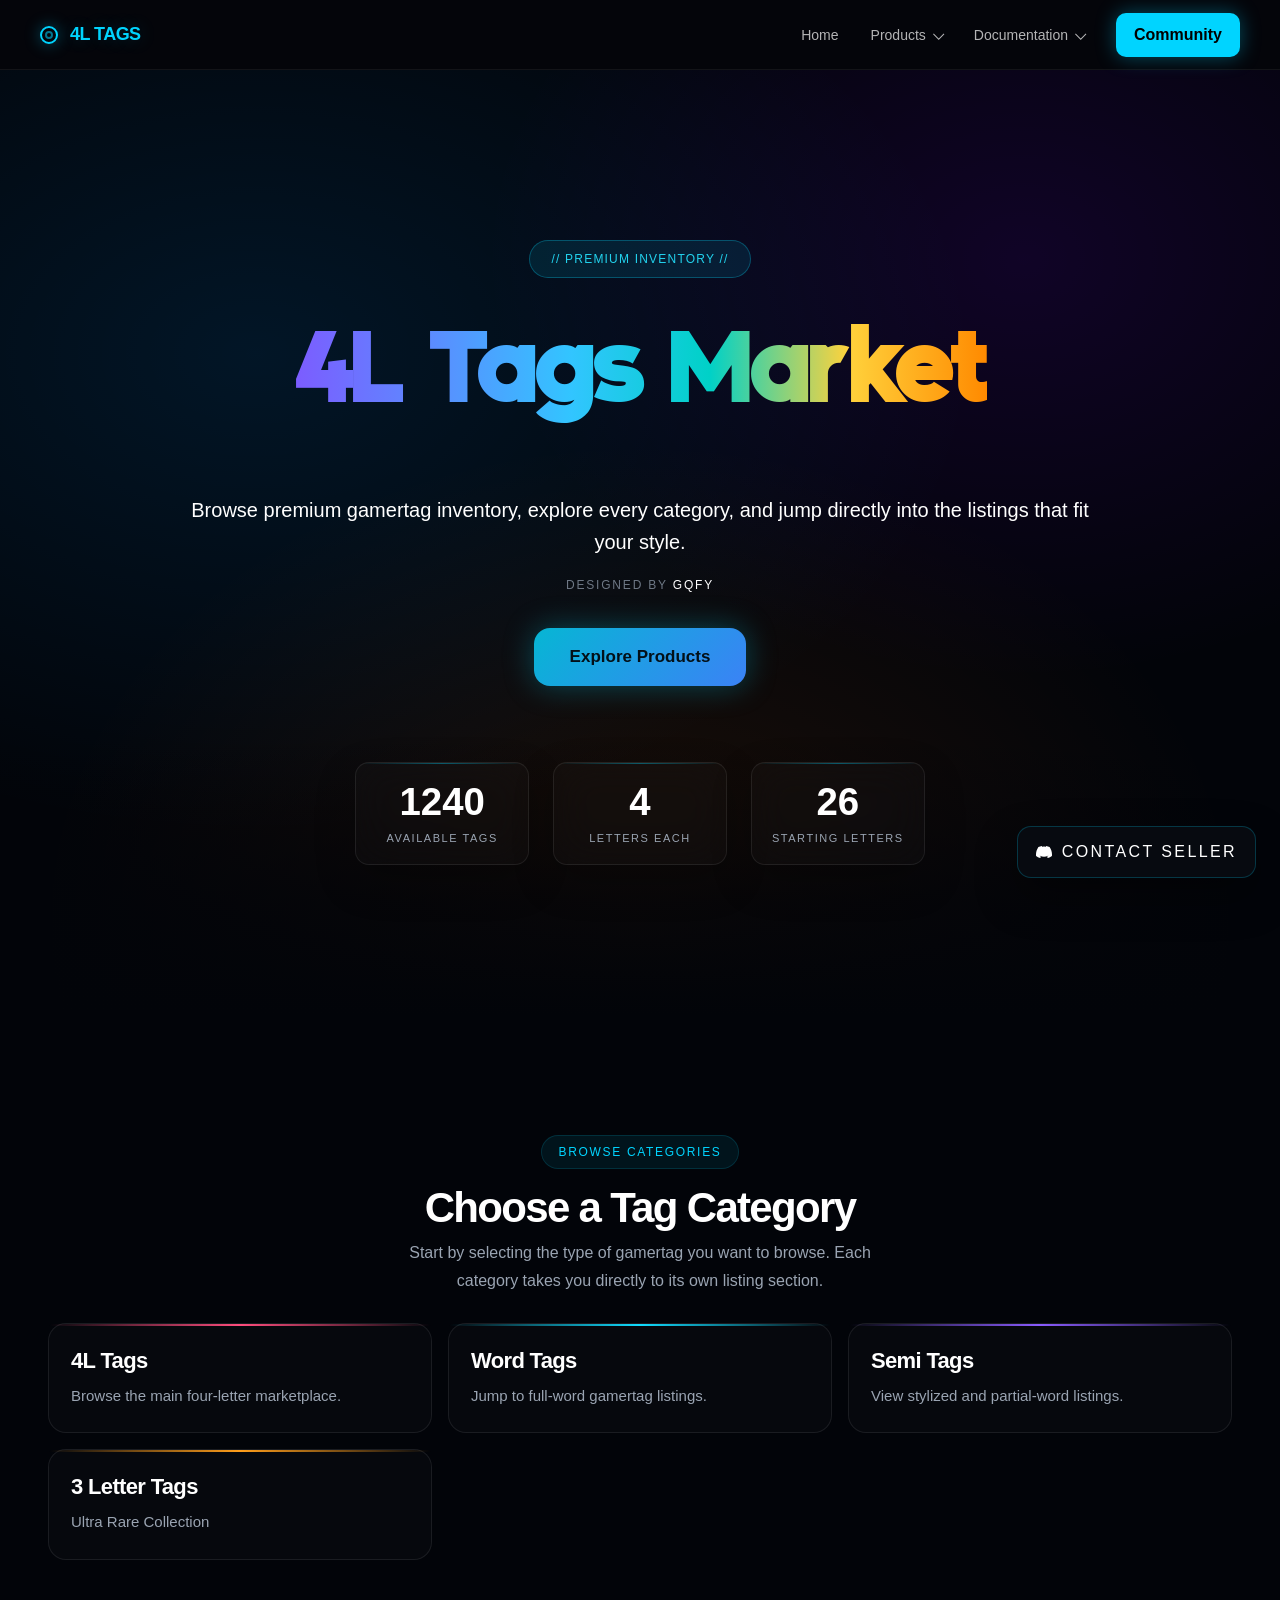
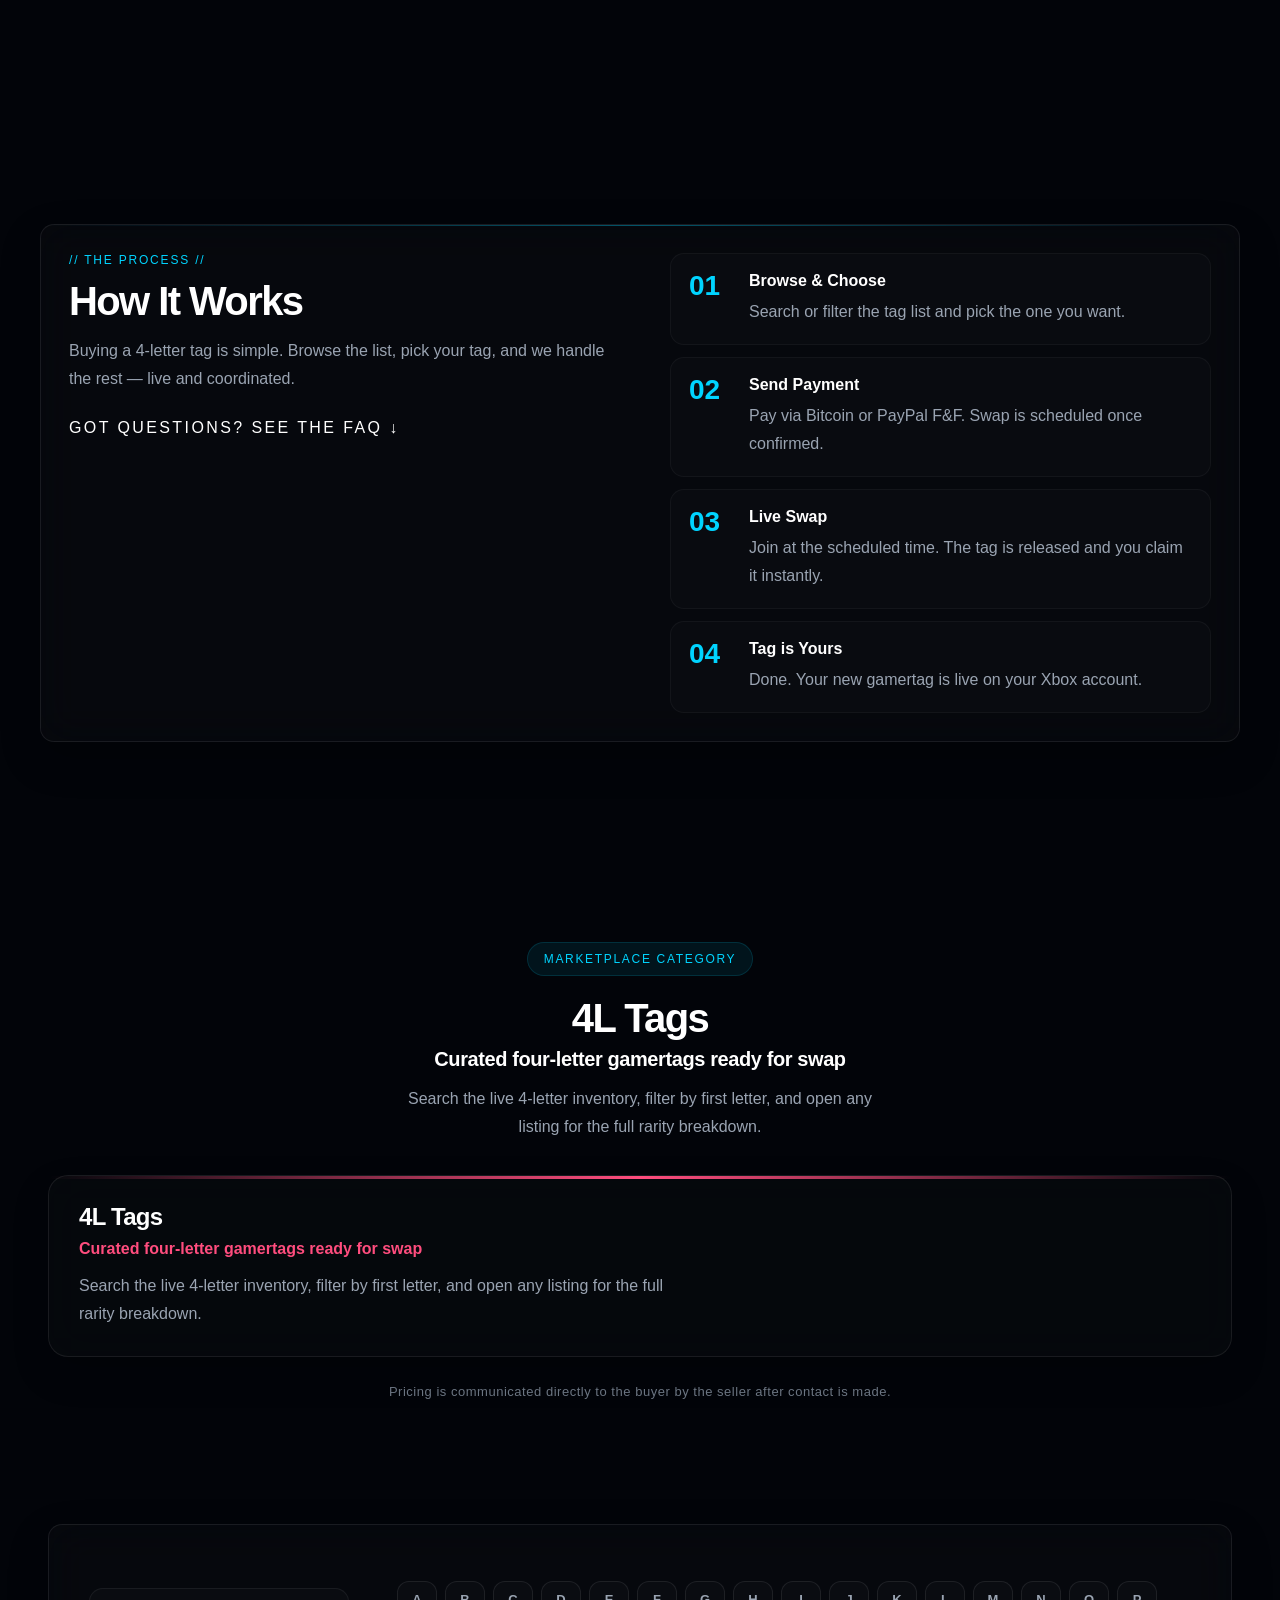
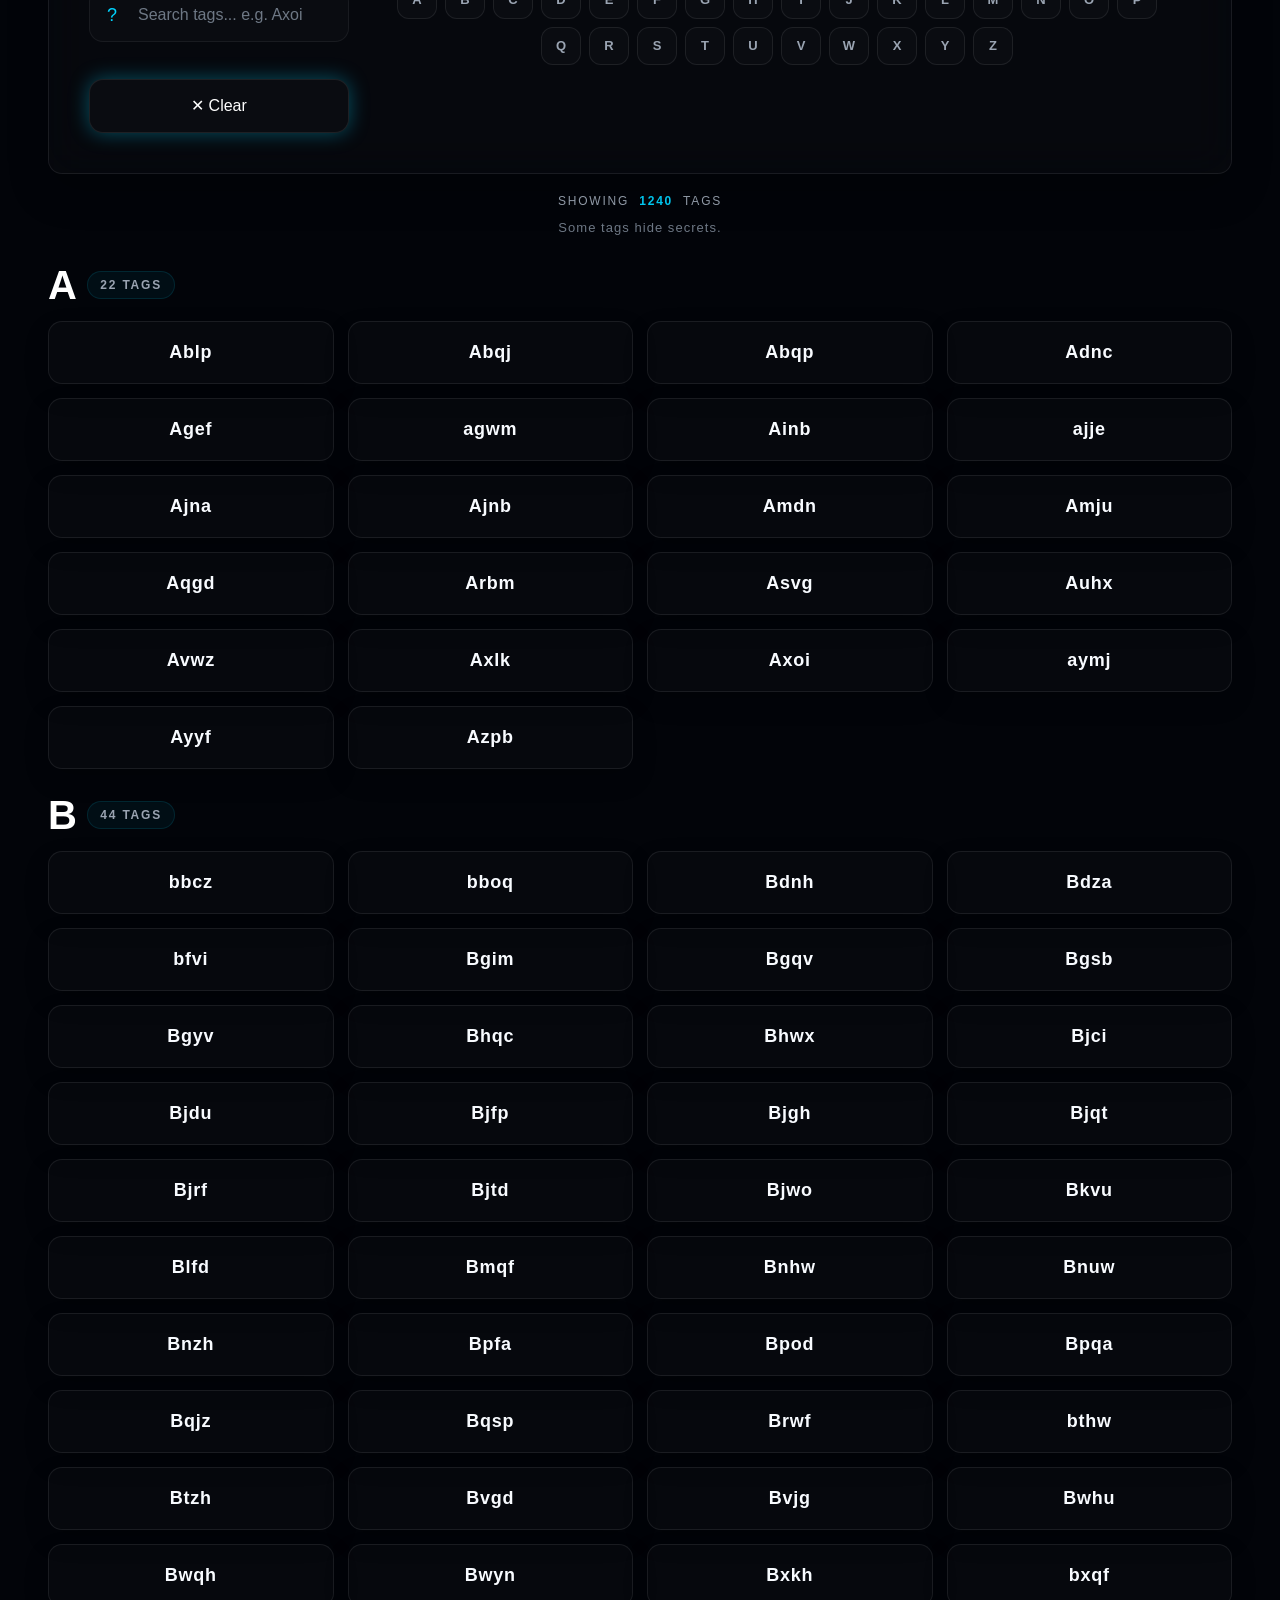
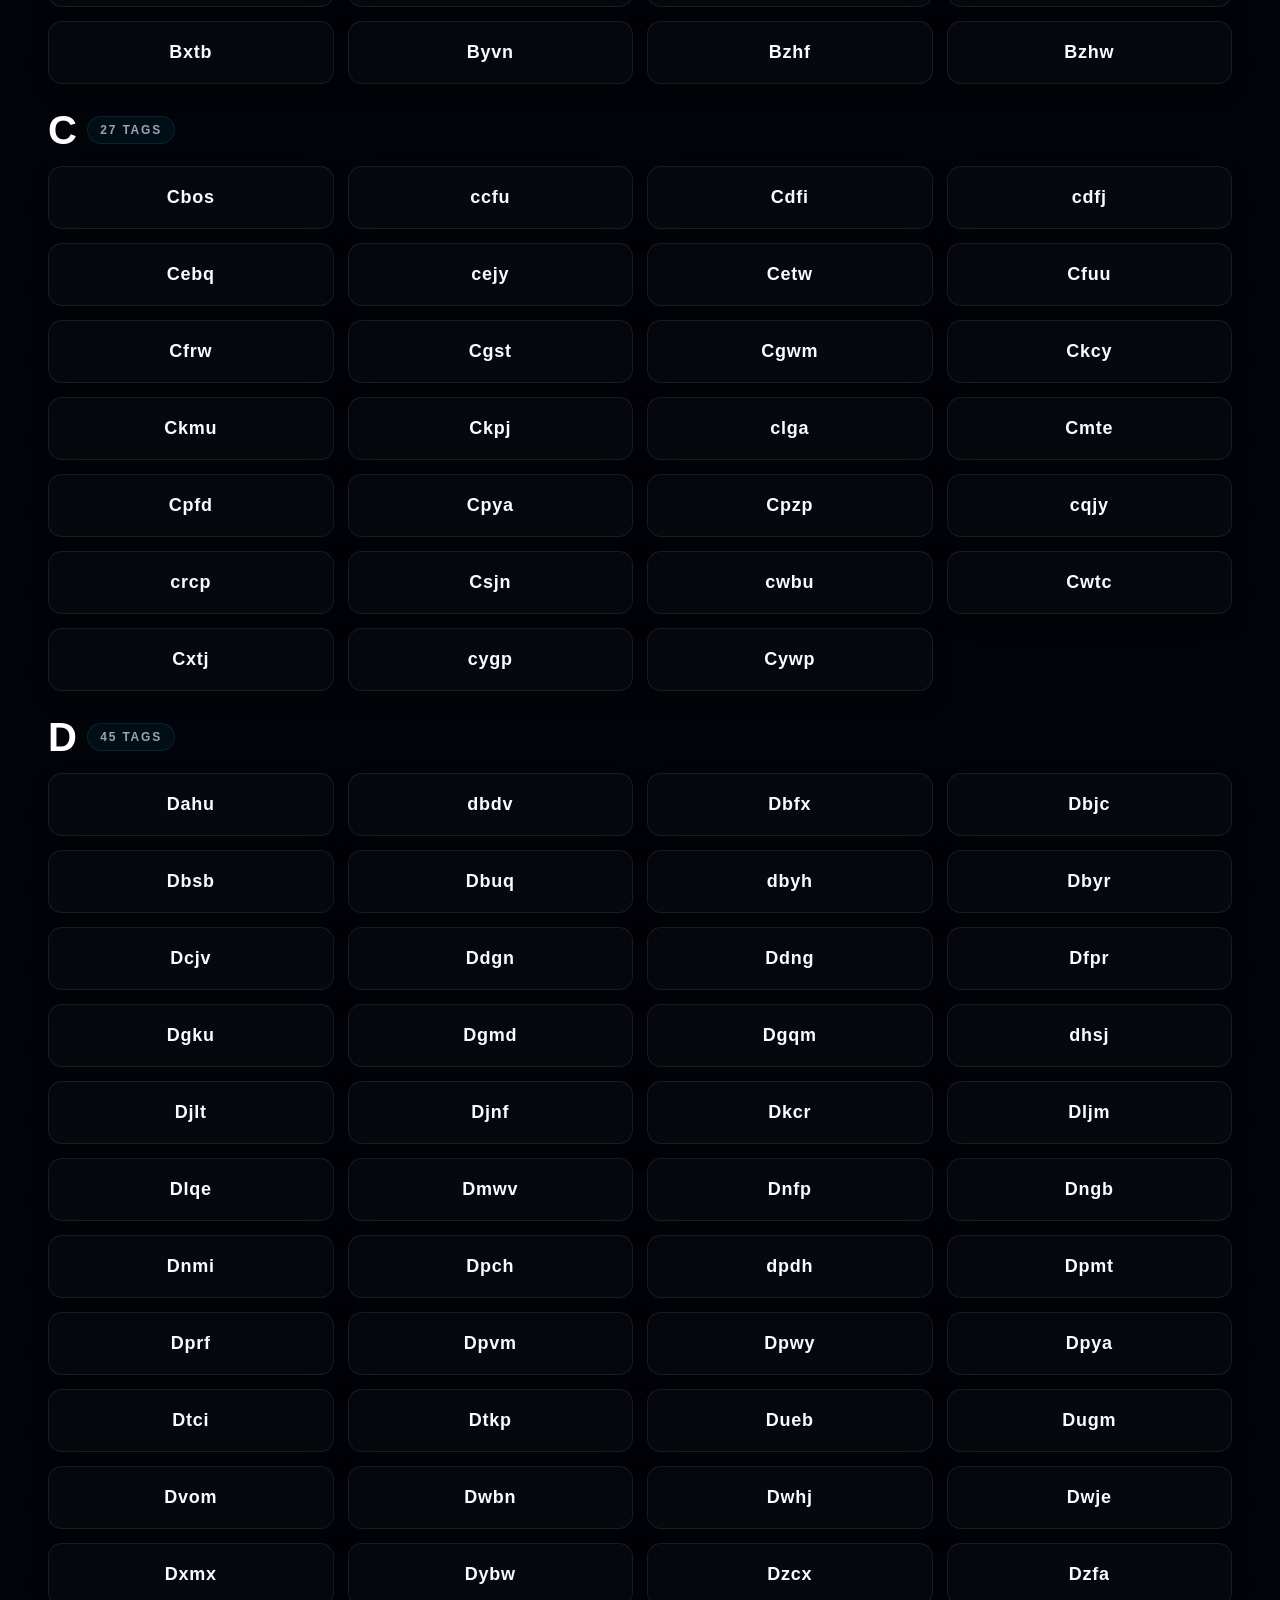
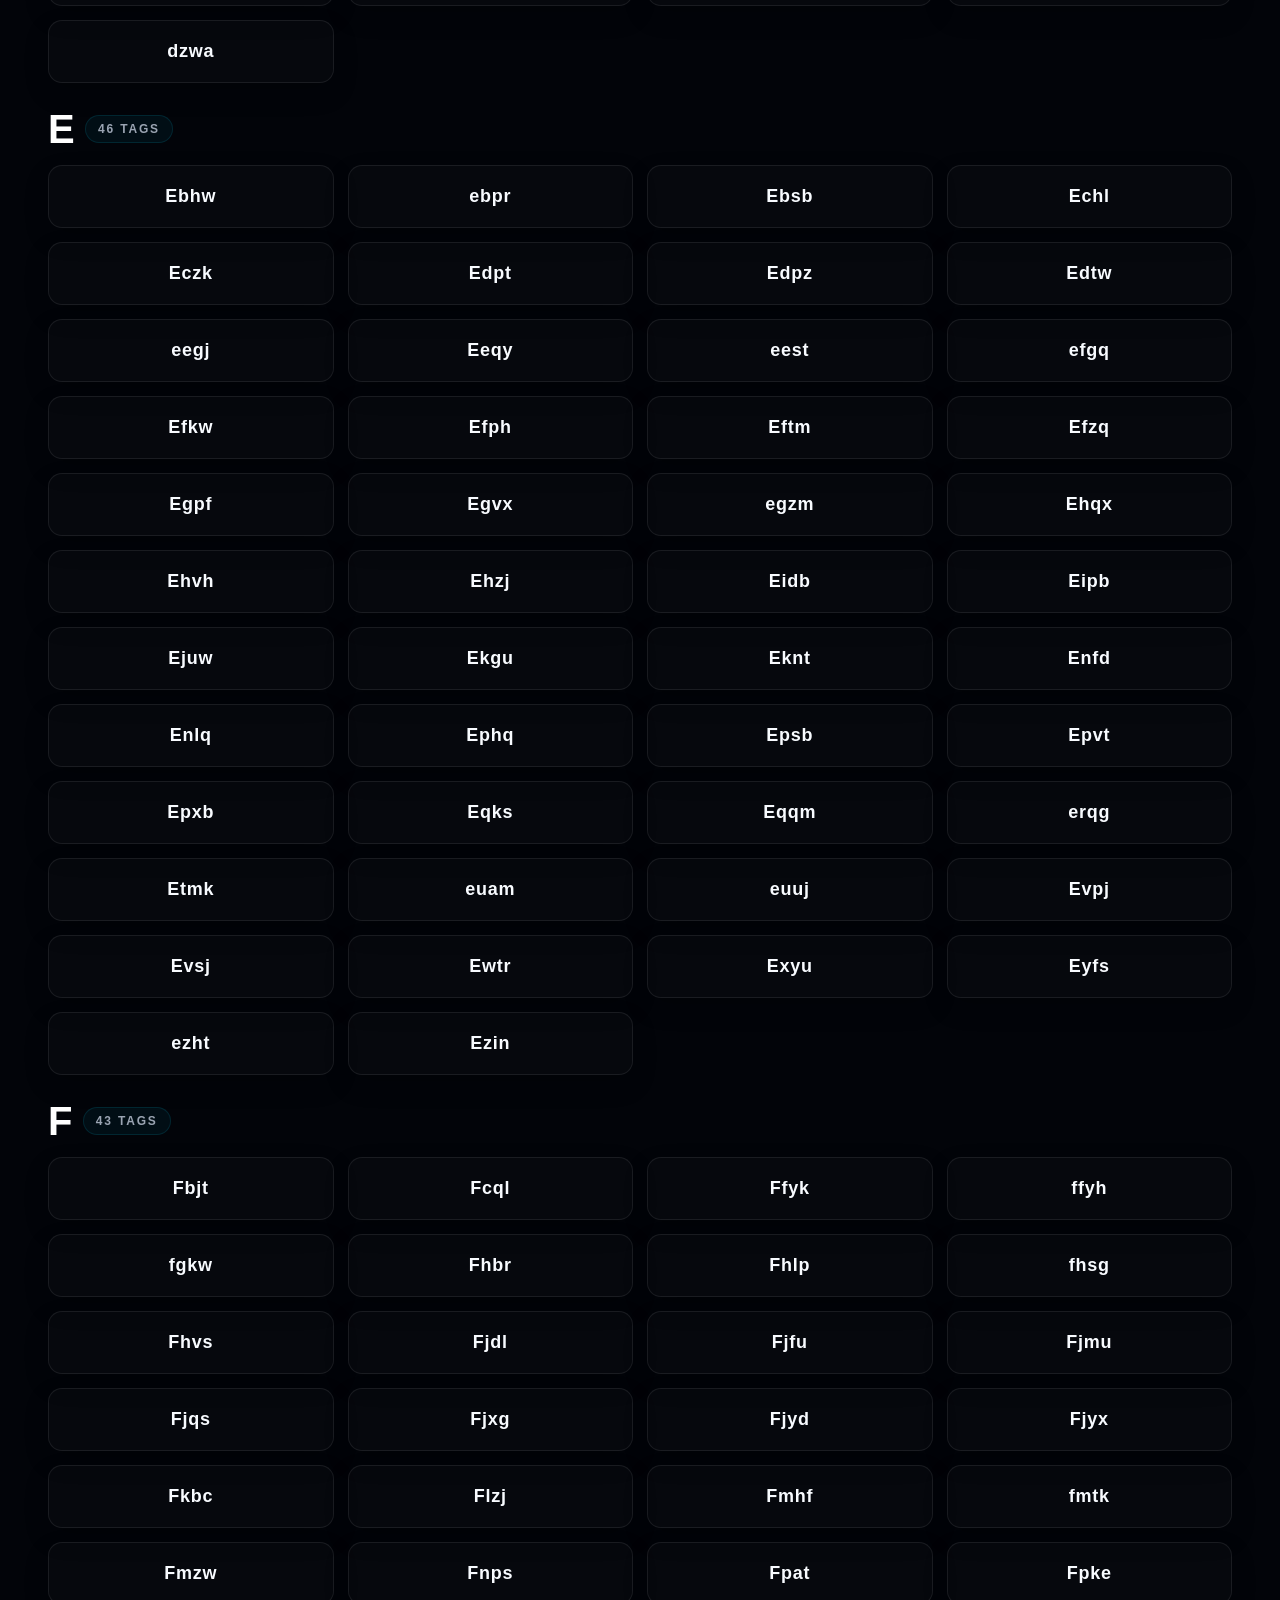
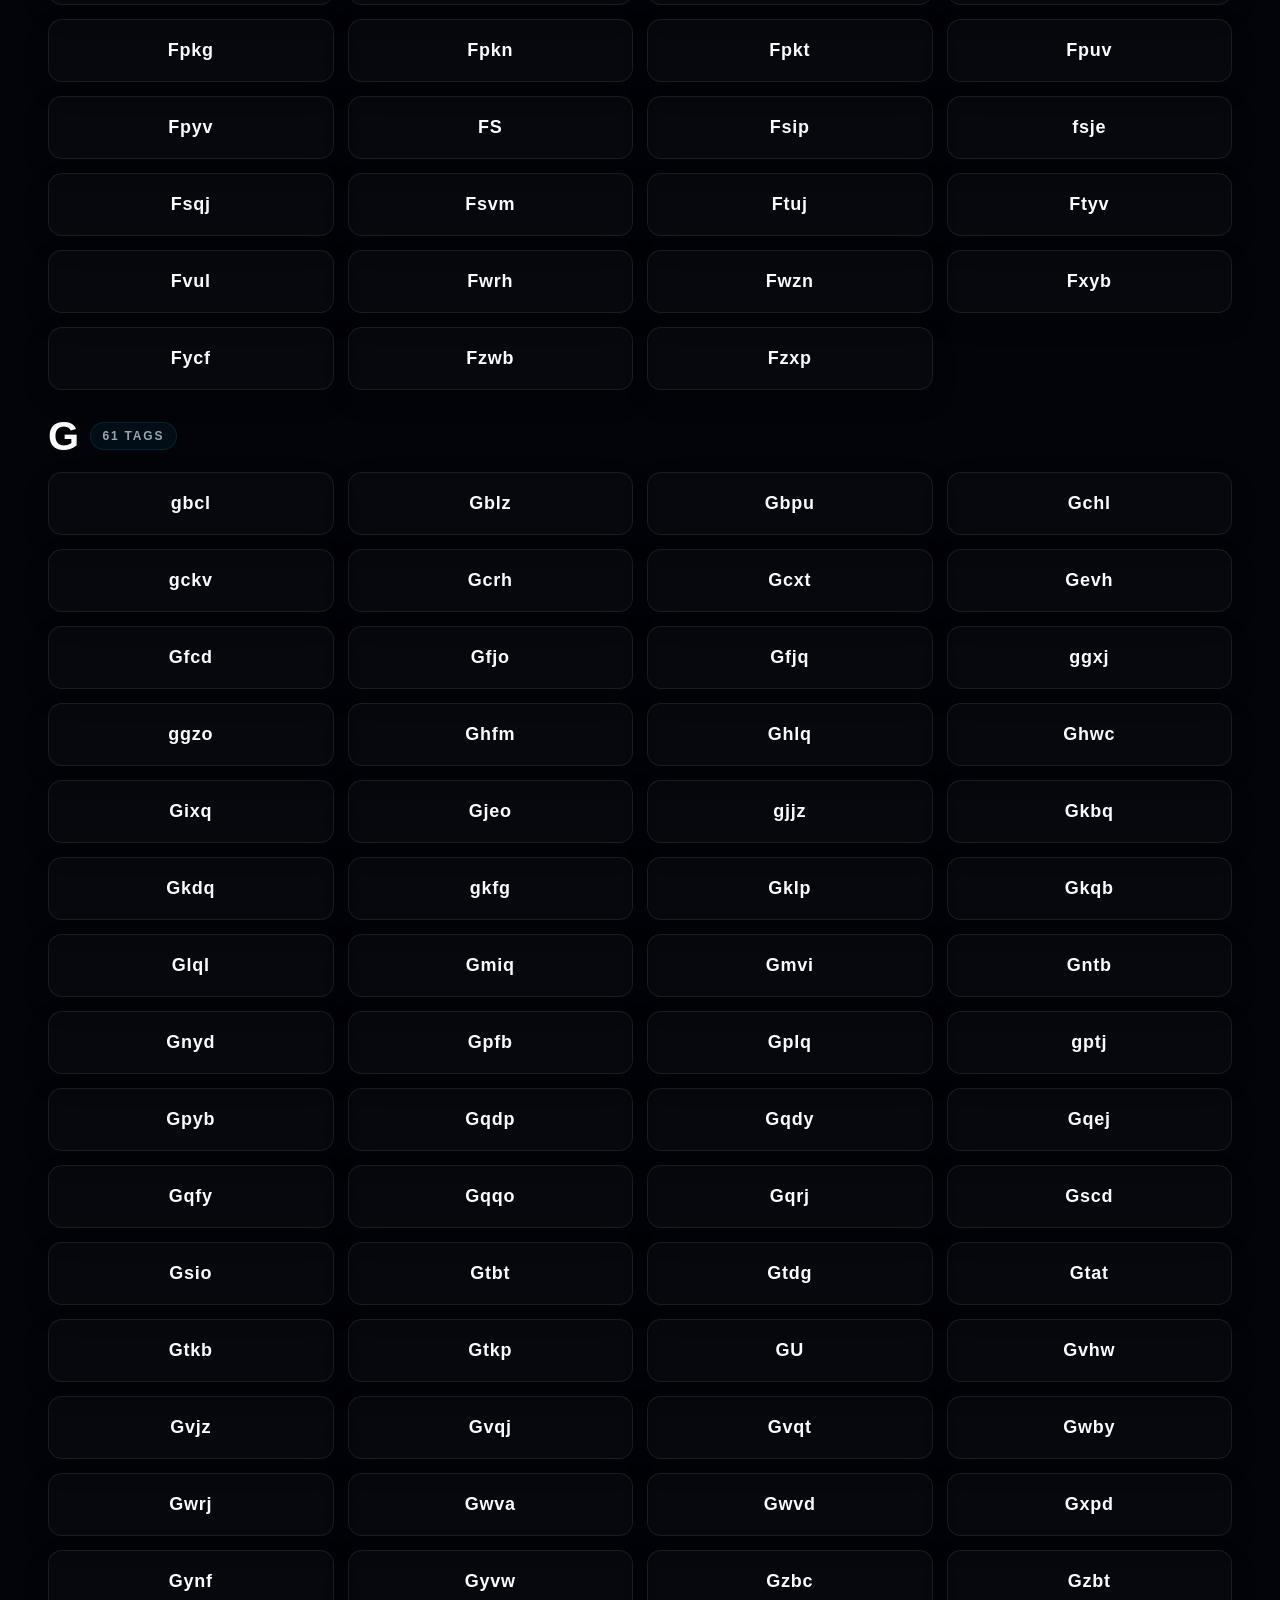
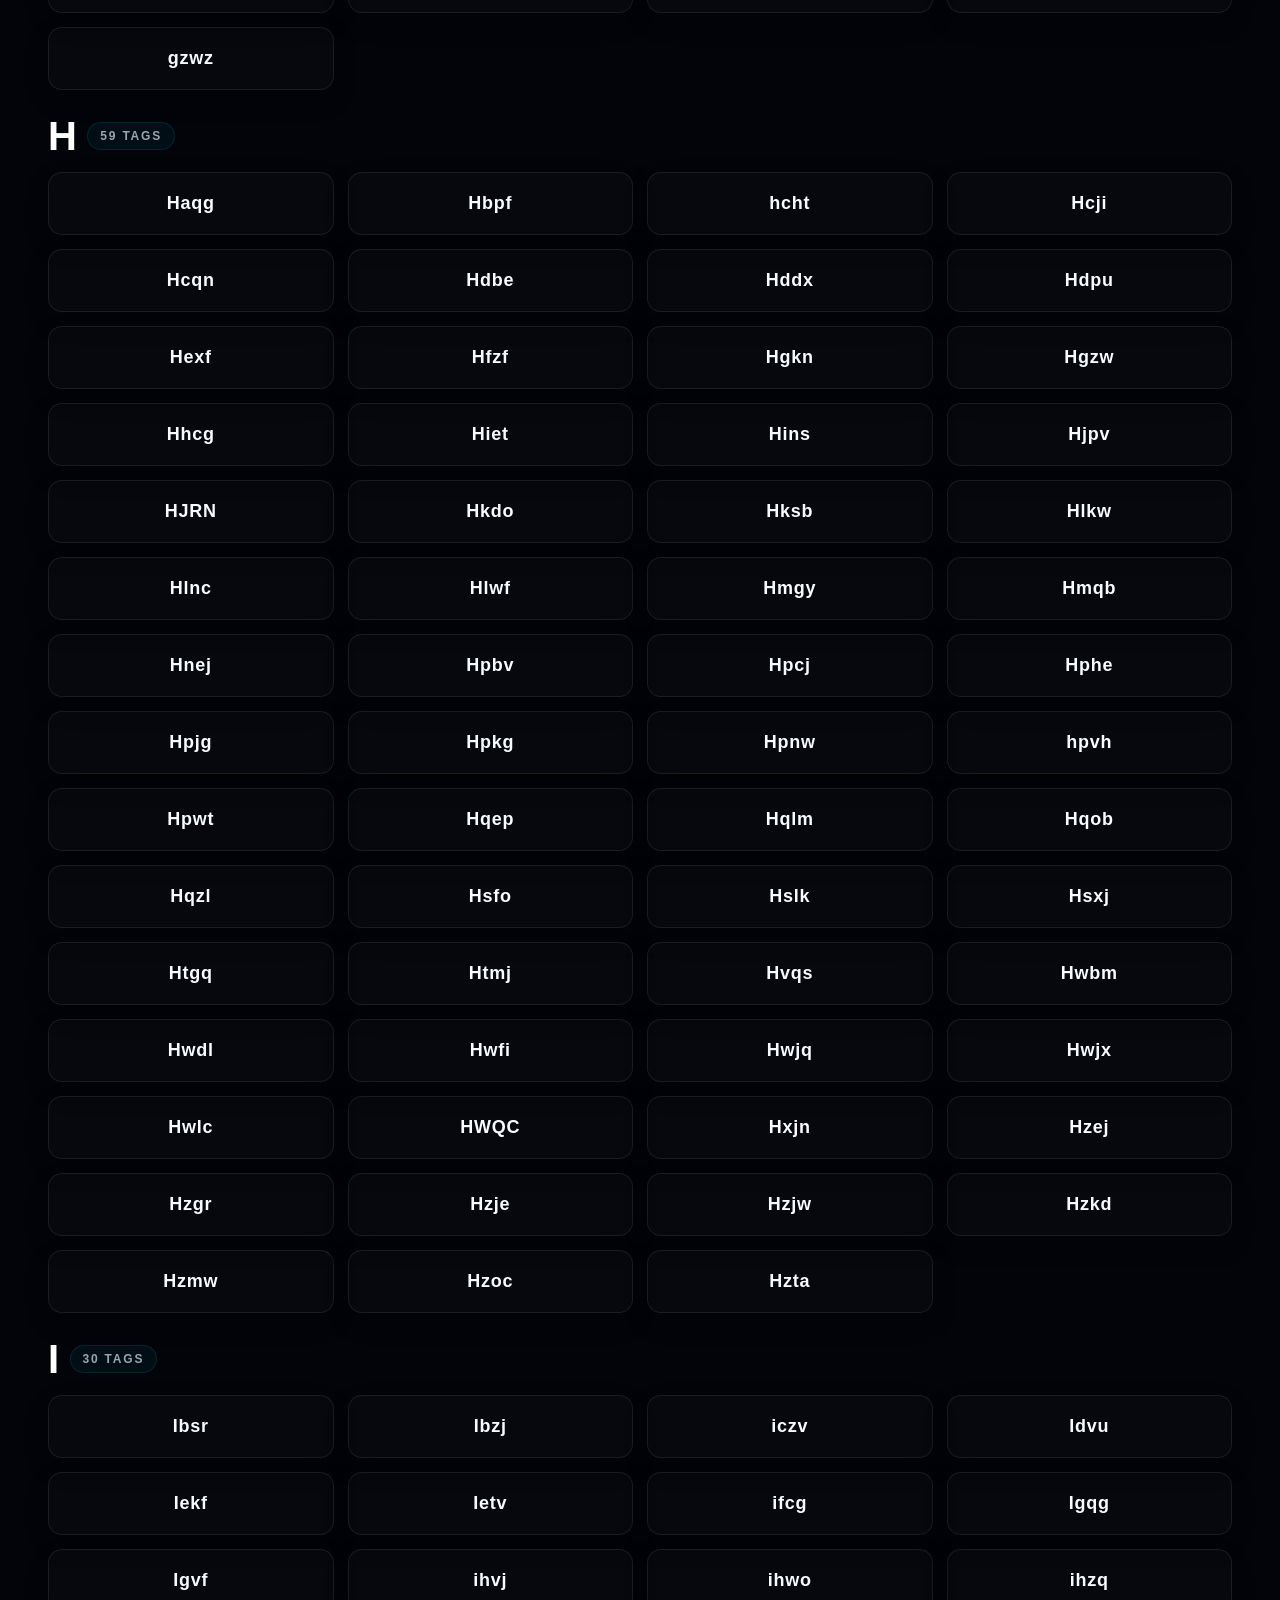
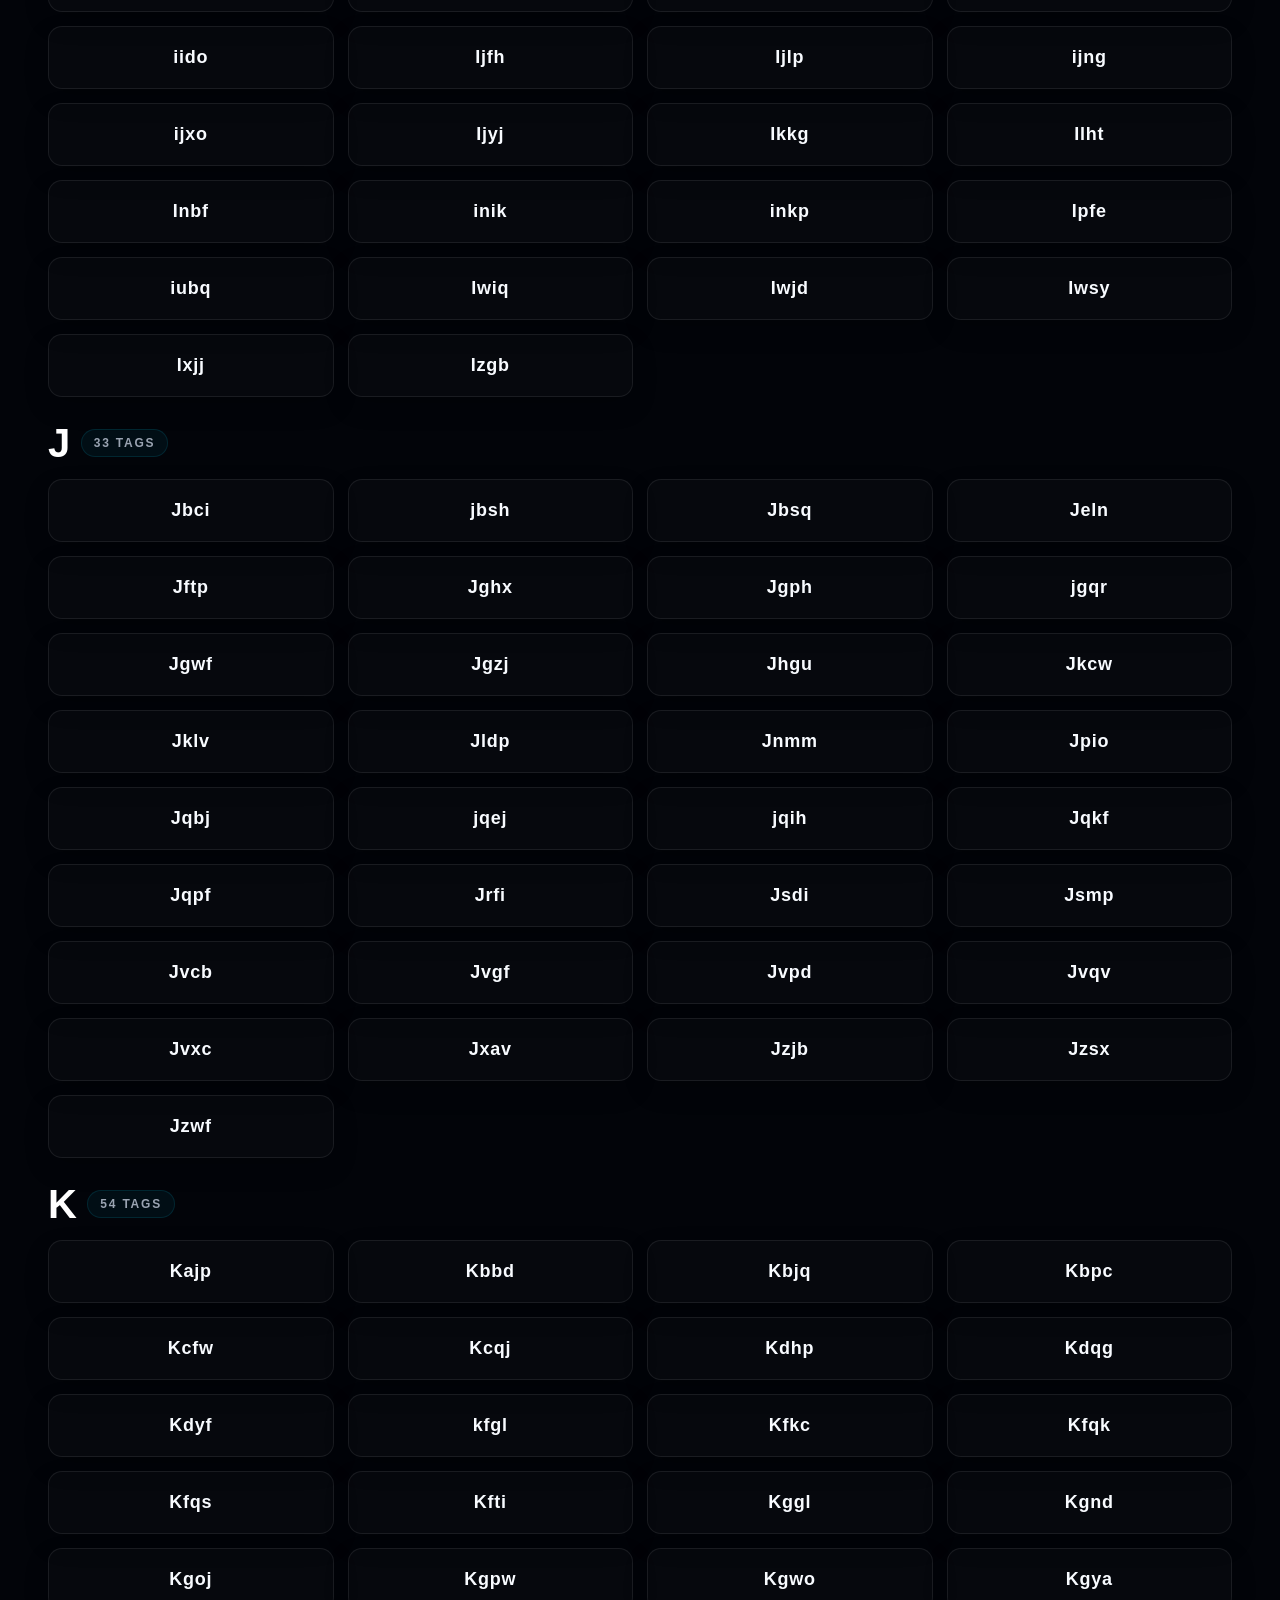
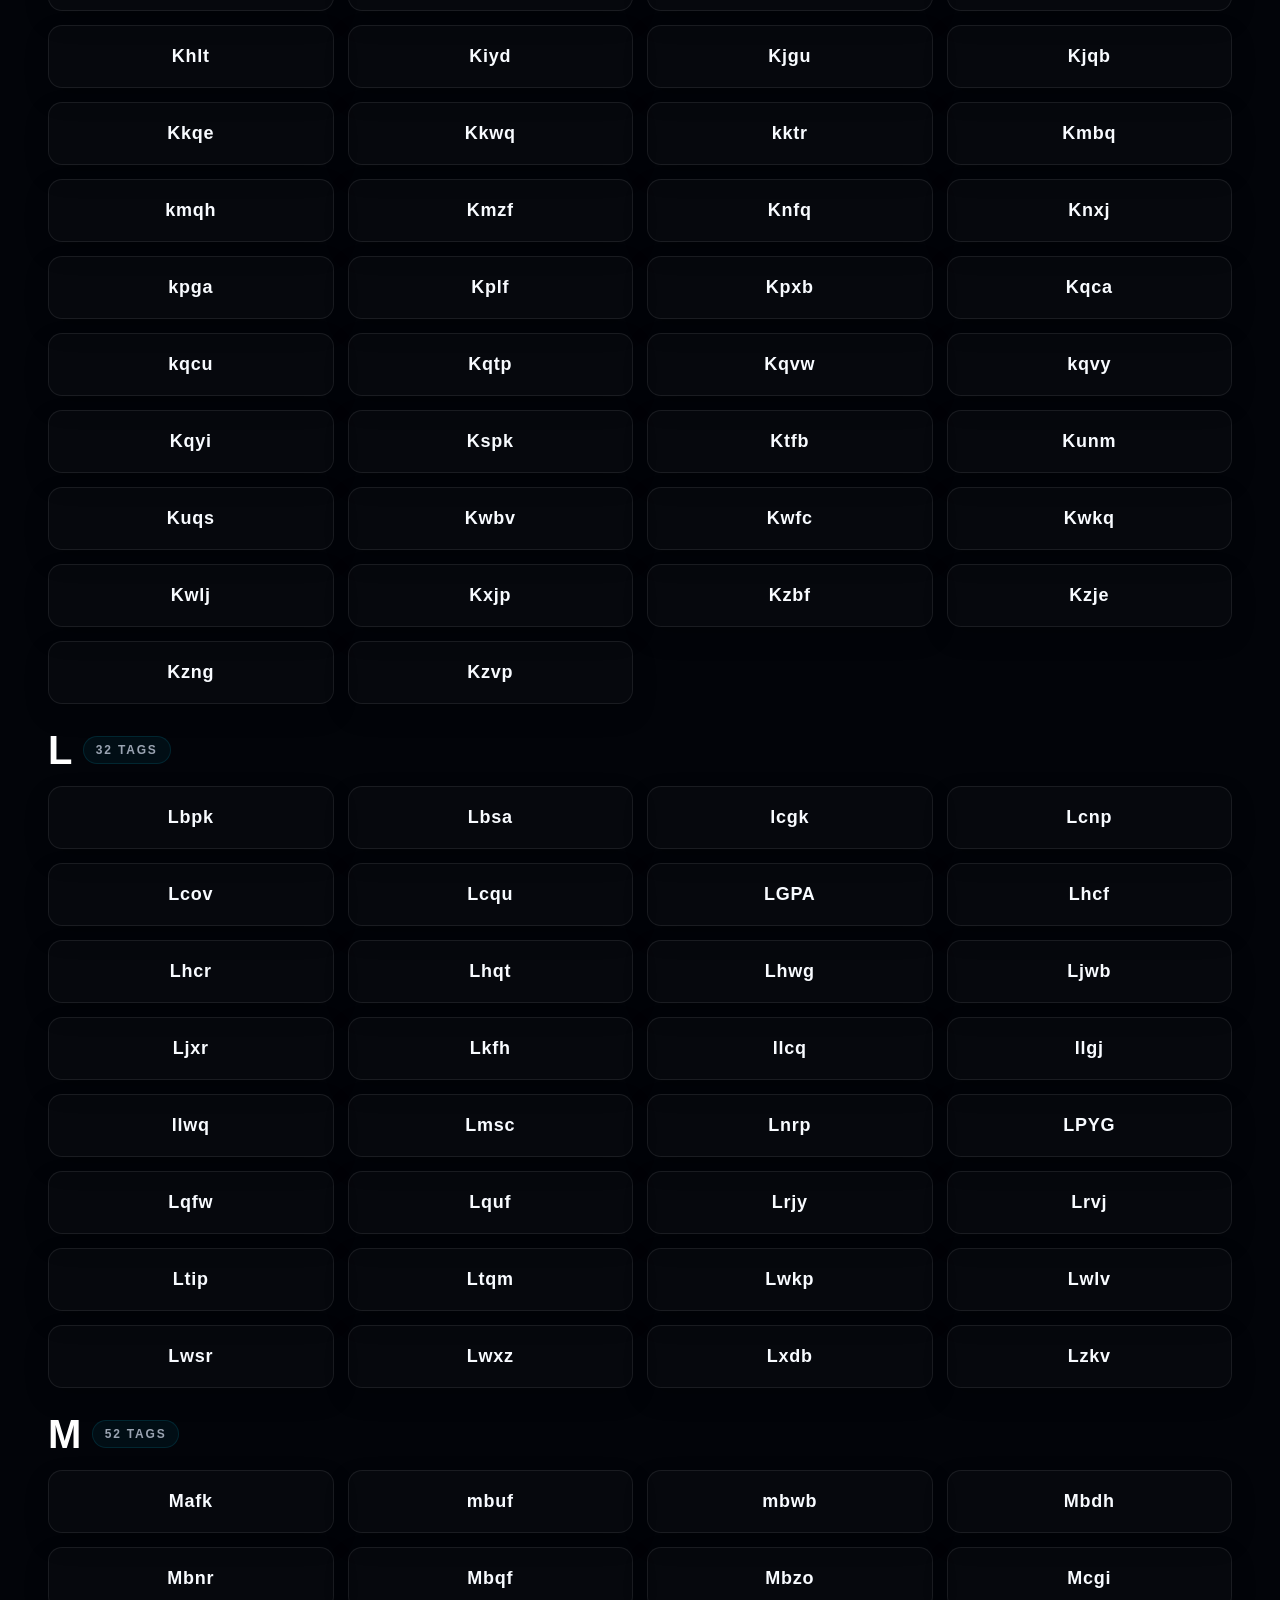
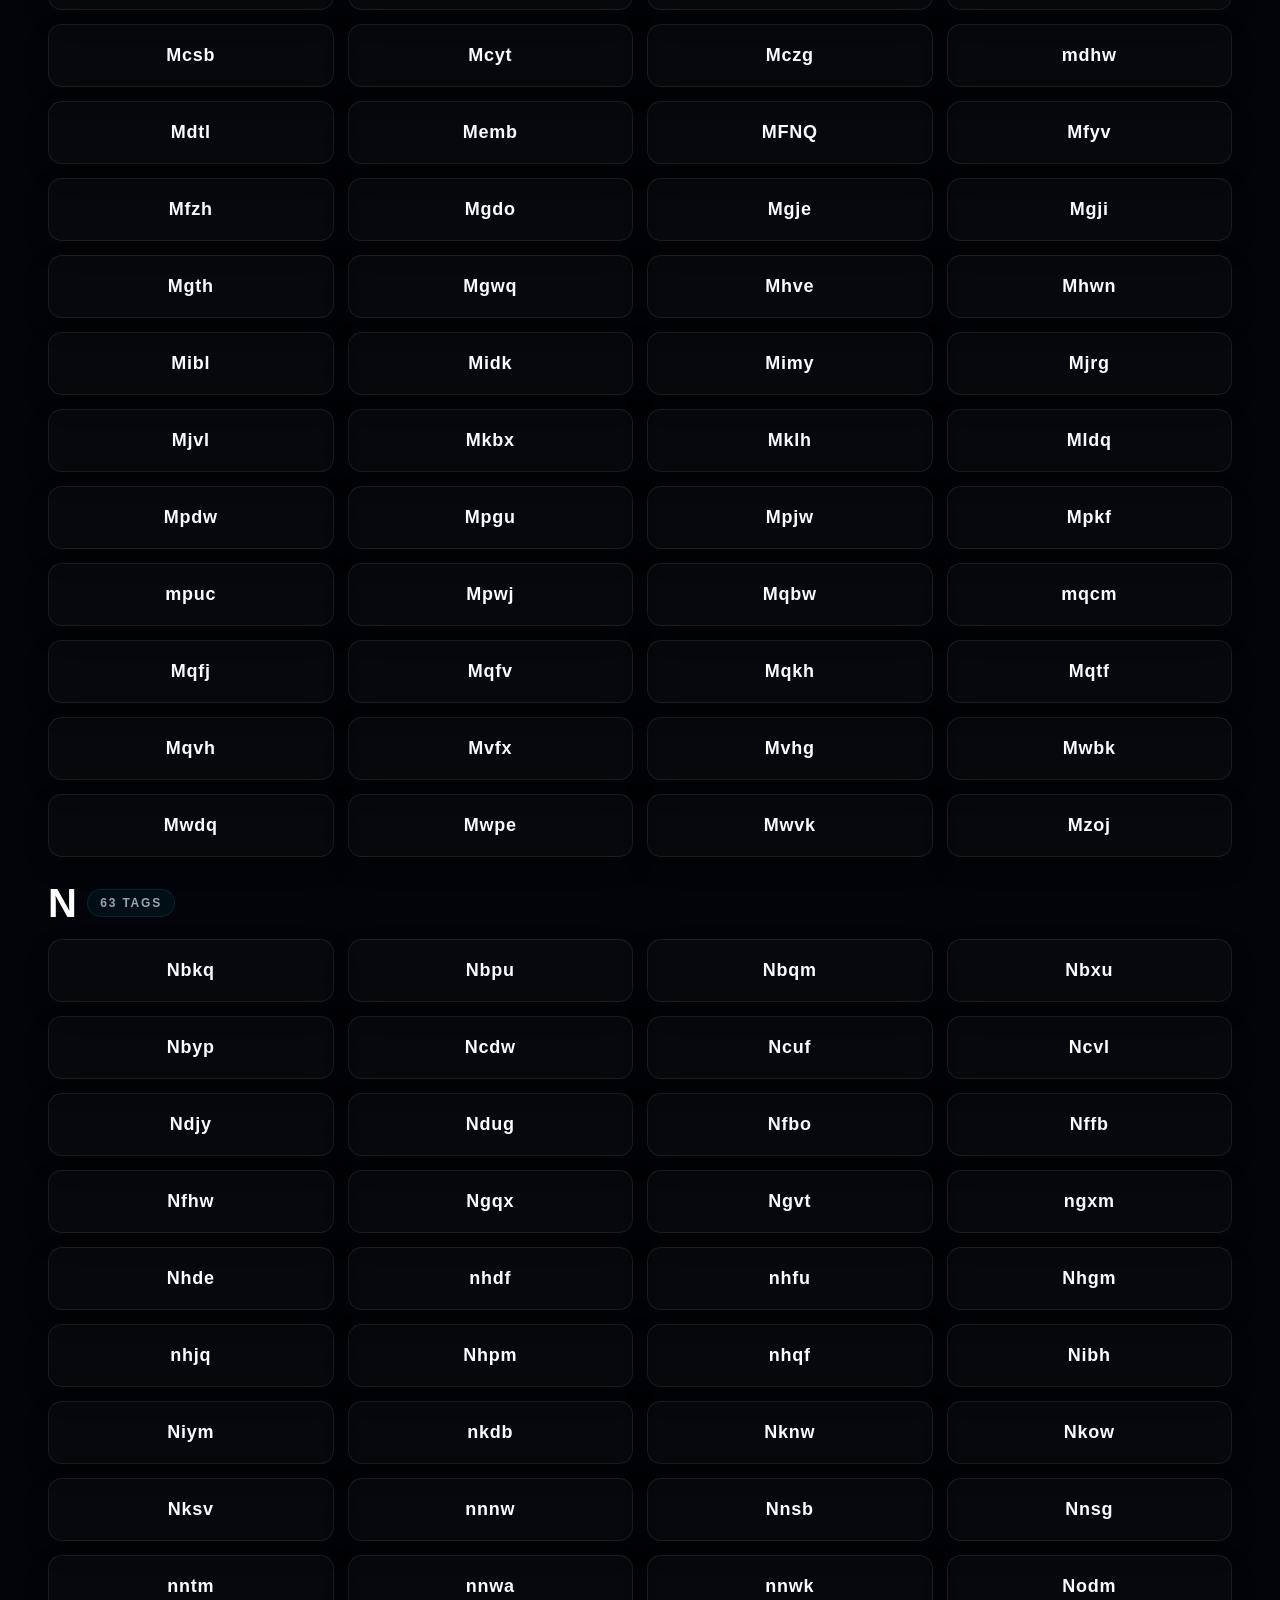
<file: GitHub Site/index.html>
<!DOCTYPE html>
<html lang="en">
<head>
<meta charset="UTF-8">
<meta name="viewport" content="width=device-width, initial-scale=1.0">
<meta name="description" content="Marketplace for rare 4-letter Xbox gamertags. Secure swaps and curated inventory.">
<meta property="og:title" content="4L Tags – OG Gamertag Marketplace" />
<meta property="og:description" content="Browse and purchase rare 4-letter Xbox gamertags. Secure swaps, curated inventory, and premium tags." />
<meta property="og:url" content="https://ogtagsmarket.netlify.app/" />
<meta property="og:type" content="website" />
<meta property="og:image" content="https://ogtagsmarket.netlify.app/assets/images/preview.png" />
<meta name="twitter:card" content="summary_large_image">
<meta name="twitter:title" content="4L Tags – OG Gamertag Marketplace">
<meta name="twitter:description" content="Rare OG 4-letter Xbox gamertags available. Browse the marketplace and secure your tag.">
<meta name="twitter:image" content="https://ogtagsmarket.netlify.app/assets/images/preview.png">
<title>4L TAGS — Gamertag Marketplace</title>
<link rel="icon" type="image/png" href="assets/images/favicon.png">

<link rel="stylesheet" href="assets/css/style.css">
</head>
<body class="market-page">

<nav class="site-nav" aria-label="Primary">
  <div class="nav-inner">
    <a class="nav-brand" href="index.html" aria-label="4L Tags Home">
      <span class="nav-brand-mark"></span>
      <span class="nav-brand-text">4L TAGS</span>
    </a>
    <button class="nav-toggle" type="button" aria-expanded="false" aria-controls="nav-menu" aria-label="Toggle navigation">
      <span></span>
      <span></span>
      <span></span>
    </button>
    <div class="nav-menu" id="nav-menu">
      <a class="nav-link" href="index.html">Home</a>
      <div class="nav-item">
        <button class="nav-link nav-link-button" type="button" aria-expanded="false">
          Products
          <span class="nav-caret"></span>
        </button>
        <div class="nav-dropdown">
          <a href="#gridContainer">Marketplace</a>
          <a href="#how-it-works">How It Works</a>
        </div>
      </div>
      <div class="nav-item">
        <button class="nav-link nav-link-button" type="button" aria-expanded="false">
          Documentation
          <span class="nav-caret"></span>
        </button>
        <div class="nav-dropdown">
          <a href="#faq-anchor">FAQ</a>
          <a href="#how-it-works">Swap Process</a>
        </div>
      </div>
      <a class="nav-cta" href="https://discord.com/users/820729520754524161" target="_blank" rel="noopener noreferrer">Community</a>
    </div>
  </div>
</nav>

<div id="cursor-light" aria-hidden="true"></div>

<!-- Loader -->
<div id="loader">
  <div class="loader-title">4L TAGS</div>
  <div class="loader-bar-wrap"><div class="loader-bar"></div></div>
  <div class="loader-label">Loading inventory...</div>
</div>

  <div class="wrapper">
    <header class="hero">
    <div class="hero-inner">
    <div class="hero-content">
      <div class="logo-tag hero-badge">// Premium Inventory //</div>
      <h1 class="hero-title">4L Tags Market</h1>
      <div class="subtitle hero-description">Browse premium gamertag inventory, explore every category, and jump directly into the listings that fit your style.</div>
      <div class="designer-tag">Designed by <span>GQFY</span></div>
      <div class="hero-actions">
        <a class="hero-cta hero-cta-primary primary-btn" href="#market-categories">Explore Products</a>
      </div>
    </div>
    </div>
    <div class="stats-bar">
      <div class="stat">
        <span class="stat-num" id="totalCount">1245</span>
        <span class="stat-label">Available Tags</span>
      </div>
      <div class="stat">
        <span class="stat-num">4</span>
        <span class="stat-label">Letters Each</span>
      </div>
      <div class="stat">
        <span class="stat-num">26</span>
        <span class="stat-label">Starting Letters</span>
      </div>
    </div>
  </header>

  <section class="market-switcher-section" id="market-categories" aria-label="Marketplace categories">
    <div class="market-switcher-intro">
      <div class="market-switcher-kicker">Browse Categories</div>
      <h2 class="market-switcher-title">Choose a Tag Category</h2>
      <p class="market-switcher-desc">Start by selecting the type of gamertag you want to browse. Each category takes you directly to its own listing section.</p>
    </div>
    <div class="market-category-grid">
      <a class="market-category-card accent-pink" href="#fourl-tags">
        <span class="market-category-name">4L Tags</span>
        <span class="market-category-copy">Browse the main four-letter marketplace.</span>
      </a>
      <a class="market-category-card accent-cyan" href="#word-tags">
        <span class="market-category-name">Word Tags</span>
        <span class="market-category-copy">Jump to full-word gamertag listings.</span>
      </a>
      <a class="market-category-card accent-purple" href="#semi-tags">
        <span class="market-category-name">Semi Tags</span>
        <span class="market-category-copy">View stylized and partial-word listings.</span>
      </a>
      <a class="market-category-card accent-amber" href="3l-tags.html">
        <span class="market-category-name">3 Letter Tags</span>
        <span class="market-category-copy">Ultra Rare Collection</span>
      </a>
    </div>
  </section>

  <!-- How It Works Banner -->
  <section class="how-it-works" id="how-it-works">
    <div class="hiw-inner">
      <div class="hiw-intro">
        <div class="hiw-label">// The Process //</div>
        <h2 class="hiw-title">How It Works</h2>
        <p class="hiw-desc">Buying a 4-letter tag is simple. Browse the list, pick your tag, and we handle the rest — live and coordinated.</p>
        <a href="#faq-anchor" class="hiw-faq-link">Got questions? See the FAQ ↓</a>
      </div>
      <div class="hiw-steps">
        <div class="hiw-step">
          <div class="hiw-step-num">01</div>
          <div class="hiw-step-body">
            <div class="hiw-step-title">Browse & Choose</div>
            <div class="hiw-step-text">Search or filter the tag list and pick the one you want.</div>
          </div>
        </div>
        <div class="hiw-connector"></div>
        <div class="hiw-step">
          <div class="hiw-step-num">02</div>
          <div class="hiw-step-body">
            <div class="hiw-step-title">Send Payment</div>
            <div class="hiw-step-text">Pay via Bitcoin or PayPal F&amp;F. Swap is scheduled once confirmed.</div>
          </div>
        </div>
        <div class="hiw-connector"></div>
        <div class="hiw-step">
          <div class="hiw-step-num">03</div>
          <div class="hiw-step-body">
            <div class="hiw-step-title">Live Swap</div>
            <div class="hiw-step-text">Join at the scheduled time. The tag is released and you claim it instantly.</div>
          </div>
        </div>
        <div class="hiw-connector"></div>
        <div class="hiw-step">
          <div class="hiw-step-num">04</div>
          <div class="hiw-step-body">
            <div class="hiw-step-title">Tag is Yours</div>
            <div class="hiw-step-text">Done. Your new gamertag is live on your Xbox account.</div>
          </div>
        </div>
      </div>
    </div>
  </section>

  <section class="tag-category tag-category-primary" id="fourl-tags">
    <div class="tag-category-head">
      <div class="tag-category-kicker">Marketplace Category</div>
      <h2 class="tag-category-title">4L Tags</h2>
      <div class="tag-category-subtitle">Curated four-letter gamertags ready for swap</div>
      <p class="tag-category-desc">Search the live 4-letter inventory, filter by first letter, and open any listing for the full rarity breakdown.</p>
    </div>
    <div class="category-feature accent-pink" id="listing-start">
      <div class="category-feature-title">4L Tags</div>
      <div class="category-feature-subtitle">Curated four-letter gamertags ready for swap</div>
      <p class="category-feature-text">Search the live 4-letter inventory, filter by first letter, and open any listing for the full rarity breakdown.</p>
    </div>
    <div class="price-note">Pricing is communicated directly to the buyer by the seller after contact is made.</div>

  <div class="controls">
    <div class="search-wrap">
      <span class="search-icon">?</span>
      <input type="text" id="searchInput" placeholder="Search tags... e.g. Axoi" autocomplete="off" spellcheck="false">
    </div>
    <span class="filter-label">Filter:</span>
    <div class="letter-filters" id="letterFilters"></div>
    <button class="clear-btn" id="clearBtn">✕ Clear</button>
  </div>

  <div class="result-info">
    <span>Showing</span>
    <span class="result-count" id="visibleCount">1245</span>
    <span>tags</span>
  </div>

  <div class="secret-hint">Some tags hide secrets.</div>

  <div class="grid-container" id="gridContainer"></div>
  </section>

  <section class="tag-category" id="word-tags">
    <div class="tag-category-head">
      <div class="tag-category-kicker">Marketplace Category</div>
      <h2 class="tag-category-title">Word Tags</h2>
      <div class="tag-category-subtitle">Full word gamertags available for purchase</div>
      <p class="tag-category-desc">Browse premium dictionary-based gamertags available for direct purchase.</p>
    </div>
    <div class="category-feature accent-cyan">
      <div class="category-feature-title">Word Tags</div>
      <div class="category-feature-subtitle">Full word gamertags available for purchase</div>
      <p class="category-feature-text">Browse premium dictionary-based gamertags available for direct purchase.</p>
    </div>
    <div class="price-note">Pricing is communicated directly to the buyer by the seller after contact is made.</div>
    <div class="inventory-grid" id="wordTagsGrid"></div>
  </section>

  <section class="tag-category" id="semi-tags">
    <div class="tag-category-head">
      <div class="tag-category-kicker">Marketplace Category</div>
      <h2 class="tag-category-title">Semi Tags</h2>
      <div class="tag-category-subtitle">Partial word and stylized gamertags</div>
      <p class="tag-category-desc">Unique semi-word gamertags combining structure and readability.</p>
    </div>
    <div class="category-feature accent-purple">
      <div class="category-feature-title">Semi Tags</div>
      <div class="category-feature-subtitle">Partial word and stylized gamertags</div>
      <p class="category-feature-text">Unique semi-word gamertags combining structure and readability.</p>
    </div>
    <div class="price-note">Pricing is communicated directly to the buyer by the seller after contact is made.</div>
    <div class="inventory-grid" id="semiTagsGrid"></div>
  </section>

  <!-- FAQ Section -->
  <section class="faq-section" id="faq-anchor">
    <div class="faq-heading">
      <div class="logo-tag">// Need to know //</div>
      <h2>FAQ</h2>
    </div>
    <div class="faq-grid" id="faqGrid"></div>
  </section>

  <!-- Trust Block -->
  <div class="trust-block">
    <div class="trust-inner">
      <div class="trust-item">
        <div class="trust-icon">???</div>
        <div class="trust-text">
          <span class="trust-value">TRUSTED SELLER</span>
          <span class="trust-label">Verified & Reputable</span>
        </div>
      </div>
      <div class="trust-item">
        <div class="trust-icon">?</div>
        <div class="trust-text">
          <span class="trust-value">200+ SWAPS</span>
          <span class="trust-label">Successful Transfers</span>
        </div>
      </div>
      <div class="trust-item">
        <div class="trust-icon">??</div>
        <div class="trust-text">
          <span class="trust-value">DISCORD 2018</span>
          <span class="trust-label">Active Since 2018</span>
        </div>
      </div>
    </div>
  </div>

  <footer>
    <span>Disclaimer</span> ? Once you have bought the account it is now your responsibility. Refunds are not possible once the account has left my hands.
  </footer>
</div>

<!-- Scroll To Top -->
<button id="scroll-top" aria-label="Scroll to top">?</button>

<script>
const nav = document.querySelector('.site-nav');
const navToggle = document.querySelector('.nav-toggle');
const navMenu = document.querySelector('.nav-menu');
const navItems = document.querySelectorAll('.nav-item');
const cursorLight = document.getElementById('cursor-light');

if (navToggle && navMenu) {
  navToggle.addEventListener('click', () => {
    const isOpen = navMenu.classList.toggle('open');
    navToggle.setAttribute('aria-expanded', String(isOpen));
  });
}

navItems.forEach(item => {
  const trigger = item.querySelector('.nav-link-button');
  if (!trigger) return;

  trigger.addEventListener('click', () => {
    if (window.innerWidth > 900) return;
    const isOpen = item.classList.toggle('open');
    trigger.setAttribute('aria-expanded', String(isOpen));
  });
});

document.addEventListener('click', event => {
  if (!nav || nav.contains(event.target)) return;
  navMenu?.classList.remove('open');
  navToggle?.setAttribute('aria-expanded', 'false');
  navItems.forEach(item => {
    item.classList.remove('open');
    item.querySelector('.nav-link-button')?.setAttribute('aria-expanded', 'false');
  });
});

document.addEventListener('mousemove', event => {
  if (!cursorLight) return;
  cursorLight.style.left = event.clientX + 'px';
  cursorLight.style.top = event.clientY + 'px';
});

const scrollTopBtn = document.getElementById('scroll-top');
window.addEventListener('scroll', () => {
  scrollTopBtn.classList.toggle('visible', window.scrollY > 400);
}, { passive: true });
scrollTopBtn.addEventListener('click', () => {
  window.scrollTo({ top: 0, behavior: 'smooth' });
});
</script>

<div id="copy-toast">✓ COPIED</div>

<!-- Floating Contact Button -->
<a id="contact-fab" href="https://discord.com/users/820729520754524161" target="_blank">
  <svg viewBox="0 0 24 24" xmlns="http://www.w3.org/2000/svg"><path d="M20.317 4.37a19.791 19.791 0 0 0-4.885-1.515.074.074 0 0 0-.079.037c-.21.375-.444.864-.608 1.25a18.27 18.27 0 0 0-5.487 0 12.64 12.64 0 0 0-.617-1.25.077.077 0 0 0-.079-.037A19.736 19.736 0 0 0 3.677 4.37a.07.07 0 0 0-.032.027C.533 9.046-.32 13.58.099 18.057a.082.082 0 0 0 .031.057 19.9 19.9 0 0 0 5.993 3.03.078.078 0 0 0 .084-.028 14.09 14.09 0 0 0 1.226-1.994.076.076 0 0 0-.041-.106 13.107 13.107 0 0 1-1.872-.892.077.077 0 0 1-.008-.128 10.2 10.2 0 0 0 .372-.292.074.074 0 0 1 .077-.01c3.928 1.793 8.18 1.793 12.062 0a.074.074 0 0 1 .078.01c.12.098.246.198.373.292a.077.077 0 0 1-.006.127 12.299 12.299 0 0 1-1.873.892.077.077 0 0 0-.041.107c.36.698.772 1.362 1.225 1.993a.076.076 0 0 0 .084.028 19.839 19.839 0 0 0 6.002-3.03.077.077 0 0 0 .032-.054c.5-5.177-.838-9.674-3.549-13.66a.061.061 0 0 0-.031-.03z"/></svg>
  CONTACT SELLER
</a>

<!-- Mobile Alphabet Slider -->
<div id="alpha-slider"></div>

<script>
const TAGS = ["Ablp","Abqj","Abqp","Adnc","Agef","agwm","Ainb","ajje","Ajna","Ajnb","Amdn","Amju","Aqgd","Arbm","Asvg","Auhx","Avwz","Axlk","Axoi","aymj","Ayyf","Azpb","bbcz","bboq","Bdnh","Bdza","bfvi","Bgim","Bgqv","Bgsb","Bgyv","Bhqc","Bhwx","Bjci","Bjdu","Bjfp","Bjgh","Bjqt","Bjrf","Bjtd","Bjwo","Bkvu","Blfd","Bmqf","Bnhw","Bnuw","Bnzh","Bpfa","Bpod","Bpqa","Bqjz","Bqsp","Brwf","bthw","Btzh","Bvgd","Bvjg","Bwhu","Bwqh","Bwyn","Bxkh","bxqf","Bxtb","Byvn","Bzhf","Bzhw","Cbos","ccfu","Cdfi","cdfj","Cebq","cejy","Cetw","Cfuu","Cfrw","Cgst","Cgwm","Ckcy","Ckmu","Ckpj","clga","Cmte","Cpfd","Cpya","Cpzp","cqjy","crcp","Csjn","cwbu","Cwtc","Cxtj","cygp","Cywp","Dahu","dbdv","Dbfx","Dbjc","Dbsb","Dbuq","dbyh","Dbyr","Dcjv","Ddgn","Ddng","Dfpr","Dgku","Dgmd","Dgqm","dhsj","Djlt","Djnf","Dkcr","Dljm","Dlqe","Dmwv","Dnfp","Dngb","Dnmi","Dpch","dpdh","Dpmt","Dprf","Dpvm","Dpwy","Dpya","Dtci","Dtkp","Dueb","Dugm","Dvom","Dwbn","Dwhj","Dwje","Dxmx","Dybw","Dzcx","Dzfa","dzwa","Ebhw","ebpr","Ebsb","Echl","Eczk","Edpt","Edpz","Edtw","eegj","Eeqy","eest","efgq","Efkw","Efph","Eftm","Efzq","Egpf","Egvx","egzm","Ehqx","Ehvh","Ehzj","Eidb","Eipb","Ejuw","Ekgu","Eknt","Enfd","Enlq","Ephq","Epsb","Epvt","Epxb","Eqks","Eqqm","erqg","Etmk","euam","euuj","Evpj","Evsj","Ewtr","Exyu","Eyfs","ezht","Ezin","Fbjt","Fcql","Ffyk","ffyh","fgkw","Fhbr","Fhlp","fhsg","Fhvs","Fjdl","Fjfu","Fjmu","Fjqs","Fjxg","Fjyd","Fjyx","Fkbc","Flzj","Fmhf","fmtk","Fmzw","Fnps","Fpat","Fpke","Fpkg","Fpkn","Fpkt","Fpuv","Fpyv","FS","Fsip","fsje","Fsqj","Fsvm","Ftuj","Ftyv","Fvul","Fwrh","Fwzn","Fxyb","Fycf","Fzwb","Fzxp","gbcl","Gblz","Gbpu","Gchl","gckv","Gcrh","Gcxt","Gevh","Gfcd","Gfjo","Gfjq","ggxj","ggzo","Ghfm","Ghlq","Ghwc","Gixq","Gjeo","gjjz","Gkbq","Gkdq","gkfg","Gklp","Gkqb","Glql","Gmiq","Gmvi","Gntb","Gnyd","Gpfb","Gplq","gptj","Gpyb","Gqdp","Gqdy","Gqej","Gqfy","Gqqo","Gqrj","Gscd","Gsio","Gtbt","Gtdg","Gtat","Gtkb","Gtkp","GU","Gvhw","Gvjz","Gvqj","Gvqt","Gwby","Gwrj","Gwva","Gwvd","Gxpd","Gynf","Gyvw","Gzbc","Gzbt","gzwz","Haqg","Hbpf","hcht","Hcji","Hcqn","Hdbe","Hddx","Hdpu","Hexf","Hfzf","Hgkn","Hgzw","Hhcg","Hiet","Hins","Hjpv","HJRN","Hkdo","Hksb","Hlkw","Hlnc","Hlwf","Hmgy","Hmqb","Hnej","Hpbv","Hpcj","Hphe","Hpjg","Hpkg","Hpnw","hpvh","Hpwt","Hqep","Hqlm","Hqob","Hqzl","Hsfo","Hslk","Hsxj","Htgq","Htmj","Hvqs","Hwbm","Hwdl","Hwfi","Hwjq","Hwjx","Hwlc","HWQC","Hxjn","Hzej","Hzgr","Hzje","Hzjw","Hzkd","Hzmw","Hzoc","Hzta","Ibsr","Ibzj","iczv","Idvu","Iekf","Ietv","ifcg","Igqg","Igvf","ihvj","ihwo","ihzq","iido","Ijfh","Ijlp","ijng","ijxo","Ijyj","Ikkg","Ilht","Inbf","inik","inkp","Ipfe","iubq","Iwiq","Iwjd","Iwsy","Ixjj","Izgb","Jbci","jbsh","Jbsq","Jeln","Jftp","Jghx","Jgph","jgqr","Jgwf","Jgzj","Jhgu","Jkcw","Jklv","Jldp","Jnmm","Jpio","Jqbj","jqej","jqih","Jqkf","Jqpf","Jrfi","Jsdi","Jsmp","Jvcb","Jvgf","Jvpd","Jvqv","Jvxc","Jxav","Jzjb","Jzsx","Jzwf","Kajp","Kbbd","Kbjq","Kbpc","Kcfw","Kcqj","Kdhp","Kdqg","Kdyf","kfgl","Kfkc","Kfqk","Kfqs","Kfti","Kggl","Kgnd","Kgoj","Kgpw","Kgwo","Kgya","Khlt","Kiyd","Kjgu","Kjqb","Kkqe","Kkwq","kktr","Kmbq","kmqh","Kmzf","Knfq","Knxj","kpga","Kplf","Kpxb","Kqca","kqcu","Kqtp","Kqvw","kqvy","Kqyi","Kspk","Ktfb","Kunm","Kuqs","Kwbv","Kwfc","Kwkq","Kwlj","Kxjp","Kzbf","Kzje","Kzng","Kzvp","Lbpk","Lbsa","lcgk","Lcnp","Lcov","Lcqu","LGPA","Lhcf","Lhcr","Lhqt","Lhwg","Ljwb","Ljxr","Lkfh","llcq","llgj","llwq","Lmsc","Lnrp","LPYG","Lqfw","Lquf","Lrjy","Lrvj","Ltip","Ltqm","Lwkp","Lwlv","Lwsr","Lwxz","Lxdb","Lzkv","Mafk","mbuf","mbwb","Mbdh","Mbnr","Mbqf","Mbzo","Mcgi","Mcsb","Mcyt","Mczg","mdhw","Mdtl","Memb","MFNQ","Mfyv","Mfzh","Mgdo","Mgje","Mgji","Mgth","Mgwq","Mhve","Mhwn","Mibl","Midk","Mimy","Mjrg","Mjvl","Mkbx","Mklh","Mldq","Mpdw","Mpgu","Mpjw","Mpkf","mpuc","Mpwj","Mqbw","mqcm","Mqfj","Mqfv","Mqkh","Mqtf","Mqvh","Mvfx","Mvhg","Mwbk","Mwdq","Mwpe","Mwvk","Mzoj","Nbkq","Nbpu","Nbqm","Nbxu","Nbyp","Ncdw","Ncuf","Ncvl","Ndjy","Ndug","Nfbo","Nffb","Nfhw","Ngqx","Ngvt","ngxm","Nhde","nhdf","nhfu","Nhgm","nhjq","Nhpm","nhqf","Nibh","Niym","nkdb","Nknw","Nkow","Nksv","nnnw","Nnsb","Nnsg","nntm","nnwa","nnwk","Nodm","Noyj","Npfp","Npqb","Nqgj","nqgn","Nqgt","Nqrg","Nrwg","Nrwt","Ntbf","Ntfa","ntjz","Ntka","Ntpk","Ntwq","Ntye","ntzd","Nvcf","Nvgx","nwnh","nwwp","Nwhc","Nxdm","Nyqm","Nzdc","Nzkz","Nzsb","Obcr","Obmf","Obnz","Obrf","Obwt","Ocgf","Oclp","ocqp","Odbs","Odfl","Odhg","Odhw","odsf","Odtl","oeew","Ofhh","Ofhz","ofmr","Ofmc","Ofsq","ofpd","Ogjw","Ogrf","Ogtw","Ogzm","oiag","Oiko","oixv","Ojft","ojqv","Ojyj","Olkl","omjg","omqw","Opkw","oppf","Opvz","oqjl","oqof","Oqfc","Oqjg","Oqln","Oqnd","Osdq","Otgp","ougj","ouoh","Ouql","Ovdt","Oveb","Ovjf","Ovjm","Ovlu","Owvj","oyfq","Oylt","oymk","oyvp","Ozbv","Ozhw","ozrg","Payz","Pbkl","Pbky","Pbnv","Pbnw","pdtq","Pfbk","Pfdw","Pfmb","Pfmk","Pfpq","Pgnh","Pgtk","Pgul","Pgvc","Phvj","Pjbv","Pjnv","Pjvq","Pkid","Pkld","Pklf","Pkpm","Pktw","PMHC","Pmol","Pmww","Pnpx","Ppbn","ppfv","Pqcb","Pqfn","Pqow","Prpj","Psfv","Ptnq","Pvwt","Pwqo","Pwvz","Pxgm","Pzcw","Pzdk","pzkp","Qbej","Qbki","Qbls","Qbxt","Qclz","Qdjm","Qdyg","Qdzw","Qfgw","Qfnf","Qfti","Qfus","Qfwh","Qggc","Qghx","Qgle","qgpu","Qgqr","Qgym","Qhdb","Qhgx","Qhsu","Qikw","Qjcu","Qjej","Qjgm","Qjsb","Qjvs","Qjzg","Qkjy","Qkrg","Qkwg","Qlhl","Qlmg","Qluj","Qmdi","qmhb","Qmny","Qmqk","Qneu","Qnwr","Qogj","Qowv","Qpcw","Qphd","Qpnl","Qrbv","Qrfa","Qrmh","Qrxo","qsnu","Qtjd","Qtws","Quig","Qvdc","Qwjd","qwqs","Qxmk","Qxph","Qxtw","Qxvi","Qyjc","Qzhb","Rakc","Rbjq","Rbmf","Rbnw","Rbwd","Rbza","Rcdz","Rckx","Rdfb","Rdyq","Rfce","Rfho","Rfjx","Rfsi","Rfxg","Rgae","Rgng","Rgqy","Rhpb","Rjhf","RKGJ","Rkjo","Rkjp","Rkzt","Rlqg","Rmct","rmcx","Rmdc","Rmkf","rmmg","Rmqi","rnfd","Rpej","Rpnf","rpuw","Rqdg","Rqjp","rrzw","Rswh","Rtkl","rwxw","rzjj","Sbch","Sbgq","Sbhf","Sbnk","Sbvk","scqv","Sdpo","sftq","Sfzm","Sgse","Sgtp","Sjbn","Sqkm","Stef","Sulh","Swkj","Szgf","szvu","Tcjf","Tcpx","Tcqj","tcqr","Tdwu","Tezj","tfkd","Tfpw","tfqh","Tfuf","Tgjv","tgml","Tgqv","Tjcr","Tjze","Tjzz","Tklk","Tlne","Tlvj","tmiw","Tnpk","Tpbh","Tpbn","Tpcm","Tpdm","Tpdq","Tpnc","Tpso","Tqgm","Tqph","Ttwi","Tvqb","Tvqu","Tvyw","Twkq","Txgt","Txpw","Tzbg","Uafb","Uafm","uatf","Ubhu","Ubmu","Ubvv","Ucdp","ucgz","Ucyj","Udnm","Uefg","Ufiw","Uflb","Ugcg","Ugsh","uhja","Uhkp","Uiaj","Uiaw","Uigp","Uigr","Ujkm","ujtc","Ujyi","ujyv","Ukqg","Ulcw","Ulgh","ulkf","umhv","Undv","unoc","Unrf","unyw","unzc","Upib","Upnw","uqjy","Uqnc","uqnr","Uqyn","Urbq","urcg","UrhJ","Uskj","Utpu","Utul","Utvg","uufs","Uvbd","Uvgc","uwbg","Uwpl","Uxbw","Uxkg","uxkm","Uxnt","Uxug","Uyqf","vbfw","Vbmt","Vbxj","Vbxl","Vdfq","Vdqg","Vdqj","Vffc","Vfib","Vfnb","Vfpu","Vgnp","Vgtg","Vgti","Vhcp","vhhb","Vhje","Vhqk","Vhqt","Vjbu","Vjfe","Vjfl","vjma","vjmh","vjya","vkkh","vktf","vlho","Vlqk","Vlwi","vlwl","vmgj","Vmqd","Vnqj","vpdq","Vpne","vpvh","vqxm","vqys","vrhf","Vrtw","vsca","Vsdg","Vsgp","vTPH","Vtdk","Vtdo","Vtkp","Vttj","Vufw","vvgu","Vwcm","vwgv","Vwqb","vwru","vygx","vynq","Vyqf","Vyyd","vyyw","vzgd","Vzhb","WAN","wbav","Wbeu","Wbfe","Wbpx","Wbqe","Wcjw","Wcql","Wctm","Wcwj","Wczo","Wdit","Wdzg","Wfbz","Wffb","wfpm","Wfqv","Wfsk","Wfzw","Wgbg","Wgdn","Wgek","wggj","Wglh","Wgpw","wgqb","Wgwb","Whbj","Whco","Whmj","Whpo","Whrw","Whwf","Wjim","Wjzw","Wkeu","wkfz","Wkih","Wkir","Wkvn","wlrl","Wmbf","Wmhc","Wmjx","Wmtq","wmwb","wmwp","wmze","wmzm","Wnbq","wngv","Wnku","wnqw","Woyk","Wpby","wpmv","wqcg","Wqfm","Wqjp","wqjv","wqln","Wqwn","Wrhv","Wrqb","wsjg","Wslg","Wsqg","Wtgk","Wthg","wthj","Wtlm","Wtqj","Wudw","Wvcb","Wvdq","Wvjr","Wwgu","wwqh","wwrc","Wxjm","wxpo","Wxpx","Wyoj","Wyqo","wyuq","Wztw","Xafh","Xbha","XFDQ","Xfpu","Xfzf","Xgpj","Xhqy","Xjkw","Xjsq","xkcp","Xkgc","Xlqh","Xmqr","Xnje","Xojc","Xpfj","xphv","Xphw","Xpke","xprn","Xpyv","xqay","Xqhg","Xqpd","Xrbv","Xszj","Xwbs","xwcm","xwrf","Xwgc","Xzbq","Xzfw","Yavg","Ybjb","Ybkw","Yblr","Ybrm","Ybrp","Ycgv","Yciy","Ycvj","YDCO","Ydvx","Yfgn","yfls","Yfrz","Ygpw","Yhgx","Yiiz","Yjca","Yjdg","Yjgl","Yjjr","Yjkc","Yjot","Yjpd","Yjpe","Yjrk","Yjrw","Yjso","Ykcg","Ykrp","Ylcw","Yllf","Ylme","ylmy","Ylni","Ylqm","Ylqn","Yltz","Ymht","Ymtj","Ynjw","Ynmc","ypfk","Yqcr","Yqfk","Yqgr","Yqho","Yqjv","Yqxe","yrqc","Ysdl","Ysgh","Yspq","Ysxj","Ytgp","Ytoy","Ytpw","Yvbj","Yvhf","yvwt","Ywct","Ywgh","Ywmc","Ywrv","Yxkn","Yxqc","Yxud","yyqe","Yzjo","Zbca","Zbhb","Zbhm","Zblf","Zbmm","Zbnv","Zbqf","Zcfk","Zckf","Zdrb","zdvq","Zfdn","Zfdu","Zfhs","Zfkc","zfnw","Zfoq","Zfwv","Zgpj","Zgpv","zgvm","Zhvb","Zjba","Zjog","Zjqd","Zjwk","Zjyg","Zkcv","Zkhs","Zklg","Zknp","zlfv","Zlgb","Zlhw","Zlnh","Zmfv","Znkl","Zpbh","zpyc","Zqml","Zqzd","Zrdv","Zrmf","zrpu","Zsaj","Zsbk","Zsgv","Zsqt","Zthb","Ztqi","Ztzx","Zwkv","zwsf","Zydv","Zypg","zxwg"];

const WORD_TAGS = [
  { name: "Accumulation", price: "?150", subtitle: "Dictionary-based premium tag", accent: "cyan" },
  { name: "Alignment", price: "?250", subtitle: "Structured full-word identity", accent: "blue" },
  { name: "Amargo", price: "?125", subtitle: "Short full-word profile", accent: "purple" },
  { name: "Asci", price: "?300", subtitle: "Dictionary-based premium tag", accent: "cyan" },
  { name: "Assister", price: "?200", subtitle: "Readable full-word tag", accent: "amber" },
  { name: "Avidness", price: "?200", subtitle: "Readable full-word tag", accent: "blue" },
  { name: "Badlands", price: "?150", subtitle: "Structured full-word identity", accent: "purple" },
  { name: "Beautify", price: "?450", subtitle: "High-end premium word tag", accent: "pink" },
  { name: "Bottleneck", price: "?130", subtitle: "Long-form word listing", accent: "amber" },
  { name: "Briefcase", price: "?250", subtitle: "Premium word identity", accent: "cyan" },
  { name: "Charred", price: "?275", subtitle: "Clean readable word tag", accent: "red" },
  { name: "Chesapeake", price: "?200", subtitle: "Long-form word identity", accent: "purple" },
  { name: "Claremont", price: "?150", subtitle: "Geographic full-word tag", accent: "blue" },
  { name: "Clumps", price: "?300", subtitle: "Short premium word", accent: "cyan" },
  { name: "Concoction", price: "?300", subtitle: "Unique word listing", accent: "purple" },
  { name: "Contraction", price: "?200", subtitle: "Long-form word listing", accent: "amber" },
  { name: "Converters", price: "?200", subtitle: "Structured premium word", accent: "cyan" },
  { name: "Craftsman", price: "?225", subtitle: "Recognizable full-word tag", accent: "blue" },
  { name: "Cultivating", price: "?200", subtitle: "Extended word identity", accent: "purple" },
  { name: "Deflection", price: "?350", subtitle: "Premium dictionary tag", accent: "pink" },
  { name: "Denominator", price: "?300", subtitle: "Math-inspired word tag", accent: "amber" },
  { name: "Diplomat", price: "?250", subtitle: "Clean premium word", accent: "cyan" },
  { name: "Divisor", price: "?300", subtitle: "Short premium word", accent: "blue" },
  { name: "Drags", price: "?400", subtitle: "Short sharp word tag", accent: "red" },
  { name: "Duets", price: "?300", subtitle: "Compact word identity", accent: "purple" },
  { name: "Dynamites", price: "?175", subtitle: "High-energy word listing", accent: "amber" },
  { name: "Electrifies", price: "?150", subtitle: "Extended word identity", accent: "cyan" },
  { name: "Environmental", price: "?300", subtitle: "Long-form premium word", accent: "blue" },
  { name: "Enzymes", price: "?250", subtitle: "Science-style word tag", accent: "purple" },
  { name: "Extensions", price: "?200", subtitle: "Structured word listing", accent: "amber" },
  { name: "Extravagance", price: "?300", subtitle: "Luxury word identity", accent: "pink" },
  { name: "Factious", price: "?80", subtitle: "Entry word listing", accent: "cyan" },
  { name: "Findings", price: "?225", subtitle: "Readable full-word tag", accent: "blue" },
  { name: "Florists", price: "?200", subtitle: "Premium plural word", accent: "purple" },
  { name: "Folate", price: "?100", subtitle: "Compact clean word", accent: "amber" },
  { name: "Foxes", price: "?550", subtitle: "Ultra-clean short word", accent: "red" },
  { name: "Geology", price: "?500", subtitle: "Strong dictionary name", accent: "cyan" },
  { name: "Havens", price: "?500", subtitle: "High-end short word", accent: "blue" },
  { name: "Heritance", price: "?150", subtitle: "Readable word listing", accent: "purple" },
  { name: "Honker", price: "?150", subtitle: "Short playful word", accent: "amber" },
  { name: "Hoofs", price: "?200", subtitle: "Short premium plural", accent: "red" },
  { name: "Ingredients", price: "?250", subtitle: "Extended word identity", accent: "cyan" },
  { name: "Intermediate", price: "?400", subtitle: "Top-tier long-form word", accent: "pink" },
  { name: "Juicer", price: "?300", subtitle: "Compact premium word", accent: "amber" },
  { name: "Kettle", price: "?300", subtitle: "Clean household word", accent: "blue" },
  { name: "Literature", price: "?350", subtitle: "High-value dictionary word", accent: "purple" },
  { name: "Package", price: "?600", subtitle: "Top-tier marketplace word", accent: "blue" },
  { name: "Predicament", price: "?400", subtitle: "Long-form premium tag", accent: "red" },
  { name: "Recipients", price: "?250", subtitle: "Structured full-word listing", accent: "cyan" },
  { name: "Regex", price: "?125", subtitle: "Tech-flavored short word", accent: "blue" },
  { name: "Roadhouse", price: "?250", subtitle: "Premium full-word identity", accent: "amber" },
  { name: "Slimming", price: "?200", subtitle: "Readable action word", accent: "purple" },
  { name: "Smoothen", price: "?250", subtitle: "Clean premium word", accent: "pink" },
  { name: "Speedway", price: "?300", subtitle: "Fast premium word", accent: "red" },
  { name: "Stirring", price: "?200", subtitle: "Recognizable word listing", accent: "cyan" },
  { name: "Thumping", price: "?300", subtitle: "Impact-style word tag", accent: "blue" },
  { name: "Transmitting", price: "?225", subtitle: "Long-form tech word", accent: "purple" },
  { name: "Tripods", price: "?125", subtitle: "Compact premium plural", accent: "amber" },
  { name: "Twere", price: "?150", subtitle: "Short uncommon word", accent: "cyan" },
  { name: "Yesterdays", price: "?250", subtitle: "Nostalgic premium word", accent: "pink" },
  { name: "Yonker", price: "?125", subtitle: "Short clean word", accent: "red" },
  { name: "Zoology", price: "?100", subtitle: "Entry premium word tag", accent: "purple" }
];

const SEMI_TAGS = [
  { name: "Abbozzo", price: "?30", subtitle: "Stylized semi-word format", accent: "cyan" },
  { name: "Abdicant", price: "?60", subtitle: "Structured semi-word listing", accent: "blue" },
  { name: "Abirritate", price: "?30", subtitle: "Extended stylized semi tag", accent: "purple" },
  { name: "Abvolts", price: "?30", subtitle: "Compact semi-word listing", accent: "amber" },
  { name: "Acerate", price: "?40", subtitle: "Clean semi-word structure", accent: "blue" },
  { name: "Achromic", price: "?50", subtitle: "Sharp partial-word identity", accent: "purple" },
  { name: "Achromous", price: "?30", subtitle: "Stylized semi-word listing", accent: "cyan" },
  { name: "Admittee", price: "?60", subtitle: "Readable semi-word tag", accent: "amber" },
  { name: "Adulate", price: "?40", subtitle: "Clean stylized semi tag", accent: "red" },
  { name: "Aerogenic", price: "?50", subtitle: "Technical semi-word listing", accent: "purple" },
  { name: "Agatizes", price: "?40", subtitle: "Balanced semi-word identity", accent: "amber" },
  { name: "Alkanets", price: "?30", subtitle: "Compact semi-word profile", accent: "cyan" },
  { name: "Alligate", price: "?30", subtitle: "Playful semi-word listing", accent: "blue" },
  { name: "Almery", price: "?60", subtitle: "Short semi-word tag", accent: "purple" },
  { name: "Alphabetize", price: "?50", subtitle: "Extended stylized listing", accent: "pink" },
  { name: "Altun", price: "?50", subtitle: "Short premium semi tag", accent: "amber" },
  { name: "Amaleta", price: "?50", subtitle: "Soft stylized semi-word", accent: "cyan" },
  { name: "Ambery", price: "?80", subtitle: "Premium readable semi-word", accent: "red" },
  { name: "Ambrosia", price: "?150", subtitle: "Premium semi-word listing", accent: "pink" },
  { name: "Amids", price: "?60", subtitle: "Compact readable semi tag", accent: "blue" },
  { name: "Amphimixis", price: "?30", subtitle: "Rare stylized semi-word", accent: "purple" },
  { name: "Amylopectin", price: "?30", subtitle: "Scientific semi-word identity", accent: "amber" },
  { name: "Anabasis", price: "?40", subtitle: "Balanced semi-word listing", accent: "cyan" },
  { name: "Angolese", price: "?40", subtitle: "Readable semi-word tag", accent: "blue" },
  { name: "Anglings", price: "?75", subtitle: "Balanced stylized tag", accent: "red" },
  { name: "Antiphona", price: "?30", subtitle: "Stylized semi-word profile", accent: "purple" },
  { name: "Antiegoist", price: "?60", subtitle: "Extended semi-word listing", accent: "amber" },
  { name: "Aptenodytes", price: "?30", subtitle: "Rare semi-word format", accent: "cyan" },
  { name: "Arcaneness", price: "?30", subtitle: "Mystic semi-word listing", accent: "blue" },
  { name: "Archisphere", price: "?40", subtitle: "Structured semi-word identity", accent: "purple" },
  { name: "Arnut", price: "?60", subtitle: "Short semi-word listing", accent: "amber" },
  { name: "Artless", price: "?60", subtitle: "Clean stylized semi tag", accent: "red" },
  { name: "Artlet", price: "?60", subtitle: "Compact semi-word tag", accent: "cyan" },
  { name: "Asperates", price: "?70", subtitle: "Strong semi-word listing", accent: "blue" },
  { name: "Assentation", price: "?50", subtitle: "Long-form semi-word", accent: "purple" },
  { name: "Athenian", price: "?60", subtitle: "Readable semi-word identity", accent: "amber" },
  { name: "Bitterer", price: "?120", subtitle: "High-end semi-word tag", accent: "pink" },
  { name: "Blueish", price: "?125", subtitle: "Soft readable semi-word", accent: "cyan" },
  { name: "Bondless", price: "?80", subtitle: "Strong stylized listing", accent: "red" },
  { name: "Bottier", price: "?30", subtitle: "Compact semi-word listing", accent: "blue" },
  { name: "Brigand", price: "?50", subtitle: "Sharp readable semi tag", accent: "purple" },
  { name: "Bulldozing", price: "?100", subtitle: "Heavy-impact semi-word", accent: "amber" },
  { name: "Cachets", price: "?100", subtitle: "Premium semi-word listing", accent: "cyan" },
  { name: "Catchline", price: "?80", subtitle: "Statement-style semi tag", accent: "blue" },
  { name: "Cervoid", price: "?30", subtitle: "Unique semi-word profile", accent: "purple" },
  { name: "Commandants", price: "?70", subtitle: "Structured long-form semi", accent: "amber" },
  { name: "Conclusory", price: "?90", subtitle: "Long-form stylized identity", accent: "purple" },
  { name: "Conusant", price: "?100", subtitle: "Premium semi-word identity", accent: "pink" },
  { name: "Customizers", price: "?125", subtitle: "High-end semi-word listing", accent: "red" },
  { name: "Cycladic", price: "?40", subtitle: "Compact semi-word format", accent: "cyan" },
  { name: "Dadder", price: "?75", subtitle: "Short stylized listing", accent: "blue" },
  { name: "Dading", price: "?75", subtitle: "Clean semi-word identity", accent: "purple" },
  { name: "Decke", price: "?150", subtitle: "Short premium semi-word", accent: "pink" },
  { name: "Decorates", price: "?125", subtitle: "Readable premium semi tag", accent: "amber" },
  { name: "Dehumidifier", price: "?75", subtitle: "Extended semi-word listing", accent: "cyan" },
  { name: "Deportations", price: "?80", subtitle: "Long-form semi-word", accent: "red" },
  { name: "Stationer", price: "?60", subtitle: "Classic semi-word profile", accent: "amber" },
  { name: "Stabbingly", price: "?90", subtitle: "Impact-style semi-word", accent: "purple" },
  { name: "Thorite", price: "?100", subtitle: "Compact premium semi-word", accent: "cyan" },
  { name: "Tomahawker", price: "?125", subtitle: "High-end semi-word listing", accent: "blue" },
  { name: "Toolboxes", price: "?125", subtitle: "Structured semi-word identity", accent: "amber" },
  { name: "Unhateful", price: "?125", subtitle: "Readable semi-word listing", accent: "pink" },
  { name: "Voiceless", price: "?100", subtitle: "Strong clean marketplace tag", accent: "pink" },
  { name: "Walruses", price: "?100", subtitle: "Recognizable semi-word listing", accent: "purple" },
  { name: "Weathers", price: "?150", subtitle: "Premium readable semi-word", accent: "red" }
];

const grid = document.getElementById('gridContainer');
const wordTagsGrid = document.getElementById('wordTagsGrid');
const semiTagsGrid = document.getElementById('semiTagsGrid');
const searchInput = document.getElementById('searchInput');
const letterFiltersEl = document.getElementById('letterFilters');
const visibleCountEl = document.getElementById('visibleCount');
const clearBtn = document.getElementById('clearBtn');

let activeLetter = null;

// Build letter filter buttons
const letters = 'ABCDEFGHIJKLMNOPQRSTUVWXYZ'.split('');
letters.forEach(l => {
  const btn = document.createElement('button');
  btn.className = 'letter-btn';
  btn.textContent = l;
  btn.dataset.letter = l;
  btn.addEventListener('click', () => {
    if (activeLetter === l) {
      activeLetter = null;
      btn.classList.remove('active');
    } else {
      document.querySelectorAll('.letter-btn.active').forEach(b => b.classList.remove('active'));
      activeLetter = l;
      btn.classList.add('active');
    }
    searchInput.value = '';
    renderTags();
  });
  letterFiltersEl.appendChild(btn);
});

clearBtn.addEventListener('click', () => {
  searchInput.value = '';
  activeLetter = null;
  document.querySelectorAll('.letter-btn.active').forEach(b => b.classList.remove('active'));
  renderTags();
  searchInput.focus();
});

searchInput.addEventListener('input', () => {
  activeLetter = null;
  document.querySelectorAll('.letter-btn.active').forEach(b => b.classList.remove('active'));
  renderTags();
});

function highlight(text, query) {
  if (!query) return text;
  const idx = text.toLowerCase().indexOf(query.toLowerCase());
  if (idx === -1) return text;
  return text.slice(0, idx) + '<mark>' + text.slice(idx, idx + query.length) + '</mark>' + text.slice(idx + query.length);
}

function renderTagMarkup(tag, query) {
  const content = highlight(tag, query);
  if (tag.toLowerCase() === 'gqfy') {
    return `<a href="secret-discount.html" class="tag-secret">${content}</a>`;
  }
  return content;
}

function renderCategoryCards(items, container, categoryLabel) {
  if (!container) return;
  container.innerHTML = '';

  items.forEach((item, index) => {
    const card = document.createElement('div');
    card.className = 'inventory-item';
    card.style.animationDelay = `${Math.min(index * 18, 400)}ms`;
    card.innerHTML = `
      <div class="inventory-name">${item.name}</div>
      <div class="inventory-meta">
        <span class="inventory-category">${categoryLabel}</span>
      </div>
    `;
    card.addEventListener('click', () => {
      openTagDetail(item.name, {
        category: categoryLabel
      });
    });
    container.appendChild(card);
  });
}

function renderTags() {
  const query = searchInput.value.trim();
  let filtered;

  if (activeLetter) {
    filtered = TAGS.filter(t => t[0].toUpperCase() === activeLetter);
  } else if (query) {
    filtered = TAGS.filter(t => t.toLowerCase().includes(query.toLowerCase()));
  } else {
    filtered = TAGS;
  }

  visibleCountEl.textContent = filtered.length;
  grid.innerHTML = '';

  if (filtered.length === 0) {
    grid.innerHTML = `<div class="no-results"><span class="big-text">404</span><p>No tags found matching your search</p></div>`;
    return;
  }

  // Group by first letter
  const groups = {};
  filtered.forEach(tag => {
    const letter = tag[0].toUpperCase();
    if (!groups[letter]) groups[letter] = [];
    groups[letter].push(tag);
  });

  Object.keys(groups).sort().forEach(letter => {
    const section = document.createElement('div');

    const header = document.createElement('div');
    header.className = 'section-header';
    header.innerHTML = `${letter} <span class="section-count">${groups[letter].length} tags</span>`;
    section.appendChild(header);

    const tagGrid = document.createElement('div');
    tagGrid.className = 'tag-grid';

    groups[letter].forEach((tag, i) => {
      const item = document.createElement('div');
      item.className = 'tag-item';
      item.style.animationDelay = `${Math.min(i * 18, 400)}ms`;
      item.innerHTML = renderTagMarkup(tag, query);
      if (tag.toLowerCase() === 'gqfy') {
        item.addEventListener('click', () => {
          window.location.href = 'secret-discount.html';
        });
        item.querySelector('.tag-secret')?.addEventListener('click', event => {
          event.stopPropagation();
        });
      } else {
        item.addEventListener('click', () => openTagPage(tag, item));
      }
      tagGrid.appendChild(item);
    });

    section.appendChild(tagGrid);
    grid.appendChild(section);
  });
}

renderTags();
renderCategoryCards(WORD_TAGS, wordTagsGrid, 'Word Tags');
renderCategoryCards(SEMI_TAGS, semiTagsGrid, 'Semi Tags');
document.getElementById('totalCount').textContent = TAGS.length;
visibleCountEl.textContent = TAGS.length;

// Dismiss loader after bar animation completes
setTimeout(() => {
  document.getElementById('loader').classList.add('hidden');
}, 1050);

// TAG DETAILS PAGE
function openTagPage(tag, el) {
  if (tag.toLowerCase() === 'gqfy') {
    window.location.href = 'secret-discount.html';
    return;
  }
  // Brief visual flash then open
  el.classList.add('copied');
  el.innerHTML = '? ' + tag;
  setTimeout(() => {
    el.classList.remove('copied');
    el.innerHTML = renderTagMarkup(tag, searchInput.value.trim());
  }, 300);
  openTagDetail(tag);
}

function openTagDetail(tag, options = {}) {
  const params = new URLSearchParams({ tag });
  if (options.category) params.set('category', options.category);
  window.open('tag.html?' + params.toString(), '_blank');
}

// COPY ON TAP
const toast = document.getElementById('copy-toast');
let toastTimer;
function copyTag(tag, el) {
  navigator.clipboard.writeText(tag).catch(() => {
    // fallback for older mobile browsers
    const ta = document.createElement('textarea');
    ta.value = tag;
    ta.style.cssText = 'position:fixed;opacity:0';
    document.body.appendChild(ta);
    ta.select();
    document.execCommand('copy');
    document.body.removeChild(ta);
  });
  // Visual feedback on the tag
  el.classList.add('copied');
  el.innerHTML = '? ' + tag;
  setTimeout(() => {
    el.classList.remove('copied');
    el.innerHTML = renderTagMarkup(tag, searchInput.value.trim());
  }, 1200);
  // Toast
  toast.textContent = '✓ ' + tag.toUpperCase() + ' COPIED';
  toast.classList.add('show');
  clearTimeout(toastTimer);
  toastTimer = setTimeout(() => toast.classList.remove('show'), 1800);
}

// MOBILE ALPHABET SLIDER
const alphaSlider = document.getElementById('alpha-slider');
'ABCDEFGHIJKLMNOPQRSTUVWXYZ'.split('').forEach(l => {
  const ch = document.createElement('div');
  ch.className = 'alpha-char';
  ch.textContent = l;
  ch.dataset.letter = l;
  alphaSlider.appendChild(ch);
});

function setAlphaActive(l) {
  document.querySelectorAll('.alpha-char').forEach(c => c.classList.toggle('active', c.dataset.letter === l));
  document.querySelectorAll('.letter-btn').forEach(b => b.classList.toggle('active', b.dataset.letter === l));
}

alphaSlider.addEventListener('click', e => {
  const ch = e.target.closest('.alpha-char');
  if (!ch) return;
  const l = ch.dataset.letter;
  if (activeLetter === l) {
    activeLetter = null;
    setAlphaActive(null);
  } else {
    activeLetter = l;
    setAlphaActive(l);
  }
  searchInput.value = '';
  renderTags();
});

// Touch-drag support for the slider
let isDragging = false;
alphaSlider.addEventListener('touchstart', e => { isDragging = true; }, { passive: true });
alphaSlider.addEventListener('touchmove', e => {
  if (!isDragging) return;
  e.preventDefault();
  const touch = e.touches[0];
  const el = document.elementFromPoint(touch.clientX, touch.clientY);
  if (el && el.classList.contains('alpha-char') && el.dataset.letter !== activeLetter) {
    activeLetter = el.dataset.letter;
    setAlphaActive(activeLetter);
    searchInput.value = '';
    renderTags();
  }
}, { passive: false });
alphaSlider.addEventListener('touchend', () => { isDragging = false; }, { passive: true });

// Keep clear button in sync with slider
clearBtn.addEventListener('click', () => {
  setAlphaActive(null);
});

// FAQ Data
const FAQS = [
  {
    q: "What am I purchasing?",
    a: "You are purchasing the opportunity to acquire a specific Xbox gamertag currently owned by the seller. The tag will be transferred through a coordinated swap process so it can be claimed by your account."
  },
  {
    q: "How does the gamertag swap work?",
    a: "A reservation method is used to secure the gamertag before the transfer. Once payment is confirmed, the tag is temporarily reserved so it cannot be taken by others. A time is then scheduled for the swap, where the gamertag is released from the original account and immediately claimed on your account. The process is coordinated live to ensure the transfer happens quickly and smoothly."
  },
  {
    q: "How long does the swap process take?",
    a: "The actual swap usually takes only a few minutes. However, scheduling may depend on availability and time zones. Most swaps are completed within 5?15 minutes once both parties are ready."
  },
  {
    q: "Is the gamertag guaranteed?",
    a: "While every precaution is taken to perform the swap quickly and safely, no gamertag transfer can be guaranteed 100% due to the nature of Xbox's system. The process is coordinated carefully to minimize risk."
  },
  {
    q: "What payment methods are accepted?",
    a: "Payment is accepted in Bitcoin (BTC). In particular cases, PayPal Friends & Family may also be accepted. The exact payment details will be provided before the transaction."
  },
  {
    q: "When do I need to send payment?",
    a: "Payment must be completed before the swap is scheduled. Once the transaction is confirmed on the blockchain, the swap time will be arranged."
  },
  {
    q: "Are refunds available?",
    a: "Due to the nature of digital goods and blockchain payments, all sales are final. Please make sure you are ready to complete the swap before sending payment."
  },
  {
    q: "What do I need before the swap?",
    a: null,
    list: [
      "An Xbox account ready to change its gamertag",
      "A free gamertag change available (or the ability to purchase one)",
      "Availability at the scheduled swap time"
    ]
  },
  {
    q: "Do I need to be online during the swap?",
    a: "Yes. You must be present so you can claim the gamertag immediately after it is released."
  },
  {
    q: "Can someone else take the gamertag during the swap?",
    a: "Although the swap is coordinated to happen very quickly, gamertags technically become public the moment they are released. The process is executed immediately to reduce this risk as much as possible."
  },
  {
    q: "How will the swap be coordinated?",
    a: "Communication will take place through the agreed contact method (for example Discord or direct messaging) so both parties can act simultaneously."
  },
  {
    q: "Can I reserve a gamertag before paying?",
    a: "Reservations may be possible depending on demand, but they are not guaranteed. In most cases, the gamertag is secured once payment is received."
  },
  {
    q: "What happens if I miss the scheduled swap time?",
    a: "If you are unable to attend at the scheduled time, the swap will need to be rescheduled. Delays may occur depending on availability."
  },
  {
    q: "Is this affiliated with Microsoft or Xbox?",
    a: "No. This is a private transaction between individuals and is not affiliated with Microsoft or Xbox."
  }
];

const faqGrid = document.getElementById('faqGrid');

FAQS.forEach((faq, i) => {
  const item = document.createElement('div');
  item.className = 'faq-item';

  const btn = document.createElement('button');
  btn.className = 'faq-question';
  btn.innerHTML = `<span>${faq.q}</span><span class="faq-icon">+</span>`;

  const answer = document.createElement('div');
  answer.className = 'faq-answer';

  if (faq.a) {
    answer.innerHTML = `<p>${faq.a}</p>`;
  }
  if (faq.list) {
    const ul = document.createElement('ul');
    faq.list.forEach(li => {
      const el = document.createElement('li');
      el.textContent = li;
      ul.appendChild(el);
    });
    if (faq.a) answer.querySelector('p').after(ul);
    else answer.appendChild(ul);
  }

  btn.addEventListener('click', () => {
    const isOpen = item.classList.contains('open');
    document.querySelectorAll('.faq-item.open').forEach(el => el.classList.remove('open'));
    if (!isOpen) item.classList.add('open');
  });

  item.appendChild(btn);
  item.appendChild(answer);
  faqGrid.appendChild(item);
});
</script>
</body>
</html>
</file>
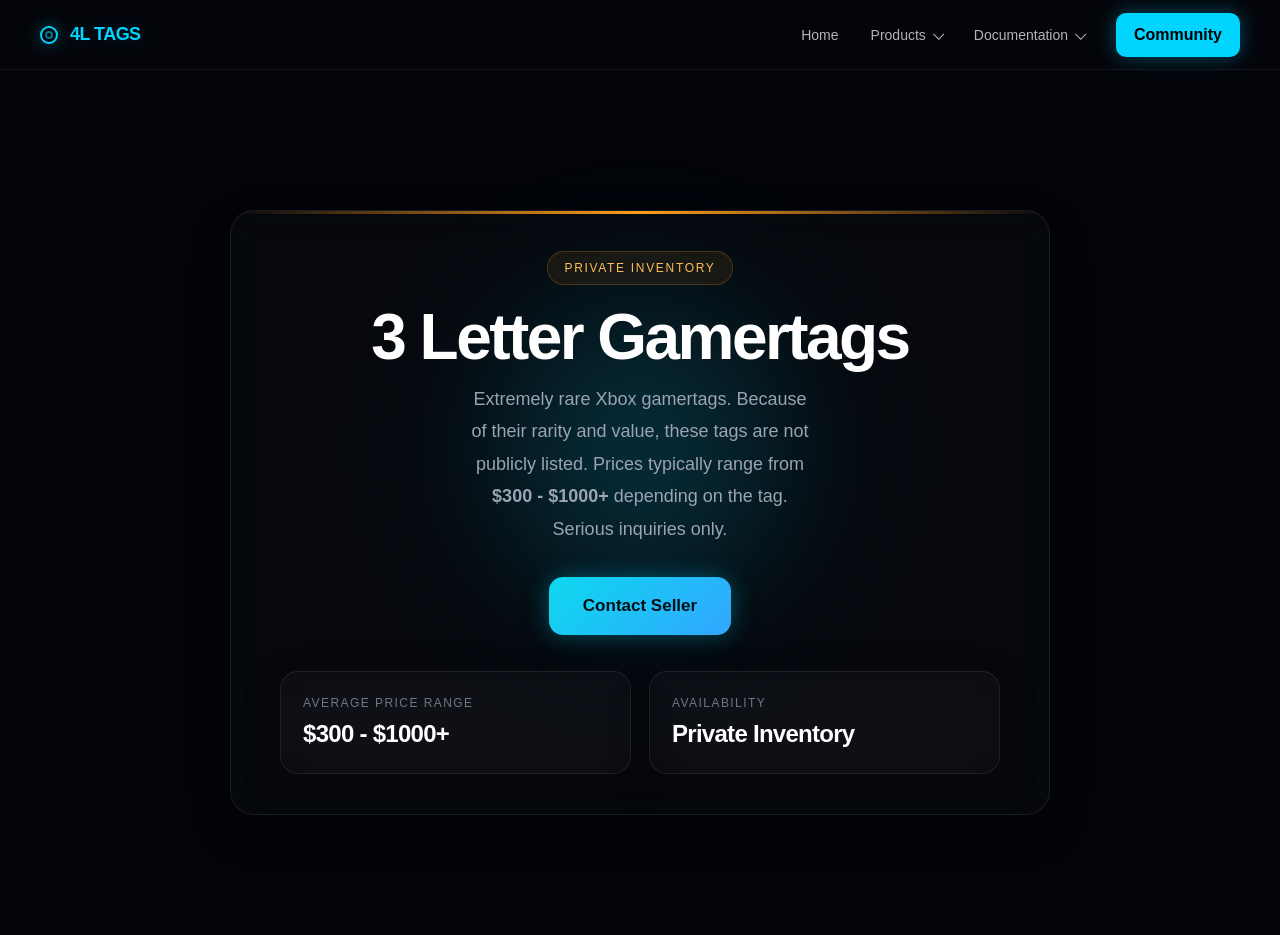
<file: 3l-tags.html>
<!DOCTYPE html>
<html lang="en">
<head>
<meta charset="UTF-8">
  <meta name="viewport" content="width=device-width, initial-scale=1.0">
  <title>3 Letter Gamertags - Private Inventory</title>
  <link rel="icon" type="image/png" href="assets/images/favicon.png">
<link rel="stylesheet" href="assets/css/style.css">
</head>
<body class="private-inventory-page">
  <nav class="site-nav" aria-label="Primary">
    <div class="nav-inner">
      <a class="nav-brand" href="index.html" aria-label="4L Tags Home">
        <span class="nav-brand-mark"></span>
        <span class="nav-brand-text">4L TAGS</span>
      </a>
      <button class="nav-toggle" type="button" aria-expanded="false" aria-controls="nav-menu" aria-label="Toggle navigation">
        <span></span>
        <span></span>
        <span></span>
      </button>
      <div class="nav-menu" id="nav-menu">
        <a class="nav-link" href="index.html">Home</a>
        <div class="nav-item">
          <button class="nav-link nav-link-button" type="button" aria-expanded="false">
            Products
            <span class="nav-caret"></span>
          </button>
          <div class="nav-dropdown">
            <a href="index.html#market-categories">Marketplace</a>
            <a href="3l-tags.html">3 Letter Tags</a>
          </div>
        </div>
        <div class="nav-item">
          <button class="nav-link nav-link-button" type="button" aria-expanded="false">
            Documentation
            <span class="nav-caret"></span>
          </button>
          <div class="nav-dropdown">
            <a href="index.html#faq-anchor">FAQ</a>
            <a href="index.html#how-it-works">Swap Process</a>
          </div>
        </div>
        <a class="nav-cta" href="https://discord.com/users/820729520754524161" target="_blank" rel="noopener noreferrer">Community</a>
      </div>
    </div>
  </nav>

  <div id="cursor-light" aria-hidden="true"></div>

  <main class="private-inventory-section">
    <section class="private-inventory-card">
      <div class="private-inventory-kicker">Private Inventory</div>
      <h1 class="private-inventory-title">3 Letter Gamertags</h1>
      <p class="private-inventory-text">
        Extremely rare Xbox gamertags. Because of their rarity and value, these tags are not publicly listed.
        Prices typically range from <strong>$300 - $1000+</strong> depending on the tag. Serious inquiries only.
      </p>
      <div class="private-inventory-actions">
        <a class="contact-button" href="https://discord.com/users/820729520754524161" target="_blank" rel="noopener noreferrer">Contact Seller</a>
      </div>
      <div class="private-summary-grid">
        <div class="private-summary-card">
          <div class="private-summary-label">Average Price Range</div>
          <div class="private-summary-value">$300 - $1000+</div>
        </div>
        <div class="private-summary-card">
          <div class="private-summary-label">Availability</div>
          <div class="private-summary-value">Private Inventory</div>
        </div>
      </div>
    </section>
  </main>

  <script>
    const navToggle = document.querySelector('.nav-toggle');
    const navMenu = document.getElementById('nav-menu');
    const navButtons = document.querySelectorAll('.nav-link-button');
    const cursorLight = document.getElementById('cursor-light');

    if (navToggle && navMenu) {
      navToggle.addEventListener('click', () => {
        const expanded = navToggle.getAttribute('aria-expanded') === 'true';
        navToggle.setAttribute('aria-expanded', String(!expanded));
        navMenu.classList.toggle('open');
      });
    }

    navButtons.forEach((button) => {
      button.addEventListener('click', () => {
        if (window.innerWidth > 900) {
          return;
        }

        const item = button.closest('.nav-item');
        const expanded = button.getAttribute('aria-expanded') === 'true';
        navButtons.forEach((other) => {
          if (other !== button) {
            other.setAttribute('aria-expanded', 'false');
            other.closest('.nav-item')?.classList.remove('open');
          }
        });
        button.setAttribute('aria-expanded', String(!expanded));
        item?.classList.toggle('open');
      });
    });

    document.addEventListener('mousemove', (e) => {
      if (!cursorLight) {
        return;
      }

      cursorLight.style.left = e.clientX + 'px';
      cursorLight.style.top = e.clientY + 'px';
    });
  </script>
</body>
</html>
</file>
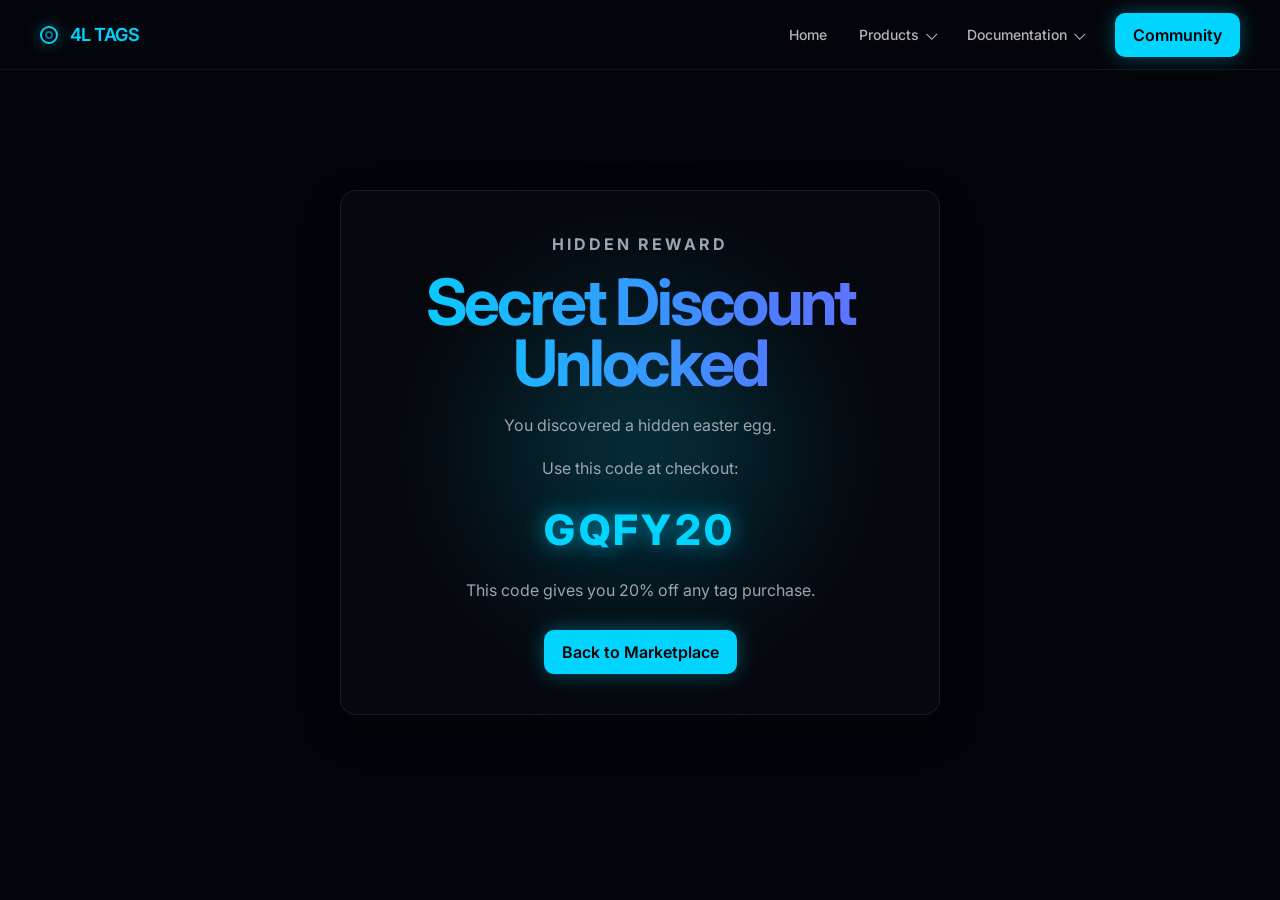
<file: secret-discount.html>
<!DOCTYPE html>
<html lang="en">
<head>
<meta charset="UTF-8">
<meta name="viewport" content="width=device-width, initial-scale=1.0">
<title>Secret Discount - 4L TAGS</title>
<link rel="preconnect" href="https://fonts.googleapis.com">
<link rel="preconnect" href="https://fonts.gstatic.com" crossorigin>
<link href="https://fonts.googleapis.com/css2?family=Inter:wght@400;500;600;700;800&display=swap" rel="stylesheet">
<link rel="icon" type="image/png" href="assets/images/favicon.png">
<link rel="stylesheet" href="assets/css/style.css">
</head>
<body class="secret-page">
<div id="cursor-light" aria-hidden="true"></div>

<nav class="site-nav" aria-label="Primary">
  <div class="nav-inner">
    <a class="nav-brand" href="index.html" aria-label="4L Tags Home">
      <span class="nav-brand-mark"></span>
      <span class="nav-brand-text">4L TAGS</span>
    </a>
    <button class="nav-toggle" type="button" aria-expanded="false" aria-controls="nav-menu" aria-label="Toggle navigation">
      <span></span>
      <span></span>
      <span></span>
    </button>
    <div class="nav-menu" id="nav-menu">
      <a class="nav-link" href="index.html">Home</a>
      <div class="nav-item">
        <button class="nav-link nav-link-button" type="button" aria-expanded="false">
          Products
          <span class="nav-caret"></span>
        </button>
        <div class="nav-dropdown">
          <a href="index.html#gridContainer">Marketplace</a>
          <a href="tag.html?tag=Gqfy">Featured Tag</a>
        </div>
      </div>
      <div class="nav-item">
        <button class="nav-link nav-link-button" type="button" aria-expanded="false">
          Documentation
          <span class="nav-caret"></span>
        </button>
        <div class="nav-dropdown">
          <a href="index.html#faq-anchor">FAQ</a>
          <a href="index.html#how-it-works">Swap Process</a>
        </div>
      </div>
      <a class="nav-cta" href="https://discord.com/users/820729520754524161" target="_blank" rel="noopener noreferrer">Community</a>
    </div>
  </div>
</nav>

<main class="discount-shell">
  <section class="discount-card">
    <p class="discount-kicker">Hidden Reward</p>
    <h1 class="discount-title">Secret Discount Unlocked</h1>
    <p>You discovered a hidden easter egg.</p>
    <p>Use this code at checkout:</p>
    <div class="discount-code">GQFY20</div>
    <p>This code gives you 20% off any tag purchase.</p>
    <a class="nav-cta discount-back" href="index.html">Back to Marketplace</a>
  </section>
</main>

<script>
const nav = document.querySelector('.site-nav');
const navToggle = document.querySelector('.nav-toggle');
const navMenu = document.querySelector('.nav-menu');
const navItems = document.querySelectorAll('.nav-item');
const cursorLight = document.getElementById('cursor-light');

if (navToggle && navMenu) {
  navToggle.addEventListener('click', () => {
    const isOpen = navMenu.classList.toggle('open');
    navToggle.setAttribute('aria-expanded', String(isOpen));
  });
}

navItems.forEach(item => {
  const trigger = item.querySelector('.nav-link-button');
  if (!trigger) return;

  trigger.addEventListener('click', () => {
    if (window.innerWidth > 900) return;
    const isOpen = item.classList.toggle('open');
    trigger.setAttribute('aria-expanded', String(isOpen));
  });
});

document.addEventListener('click', event => {
  if (!nav || nav.contains(event.target)) return;
  navMenu?.classList.remove('open');
  navToggle?.setAttribute('aria-expanded', 'false');
  navItems.forEach(item => {
    item.classList.remove('open');
    item.querySelector('.nav-link-button')?.setAttribute('aria-expanded', 'false');
  });
});

document.addEventListener('mousemove', event => {
  if (!cursorLight) return;
  cursorLight.style.left = event.clientX + 'px';
  cursorLight.style.top = event.clientY + 'px';
});
</script>
</body>
</html>
</file>
<file: assets/css/style.css>
:root {
  --bg: #0a0a0a;
  --panel: rgba(255, 255, 255, 0.02);
  --panel-strong: rgba(8, 12, 18, 0.9);
  --border: rgba(255, 255, 255, 0.08);
  --accent: #00d4ff;
  --text: #ffffff;
  --muted: #9aa4b2;
  --muted-2: #6e7885;
  --hero-gradient: linear-gradient(90deg, #a7a38f 0%, #24cfb5 26%, #2fc0ff 52%, #5d7dff 72%, #8b37ff 100%);
  --shadow-lg: 0 28px 90px rgba(0, 0, 0, 0.42);
  --shadow-md: 0 16px 40px rgba(0, 0, 0, 0.24);
  --radius-lg: 18px;
  --radius-md: 14px;
  --radius-sm: 12px;
  --max-width: 1200px;
  --font-main: "Inter", sans-serif;
}

@font-face {
  font-family: "Basique";
  src: url("../fonts/Basique.woff2") format("woff2");
  font-weight: 900;
  font-style: normal;
  font-display: swap;
}

* {
  box-sizing: border-box;
}

html {
  scroll-behavior: smooth;
}

body {
  margin: 0;
  min-height: 100vh;
  font-family: var(--font-main);
  color: #ffffff;
  position: relative;
  background: #020409;
  overflow-x: hidden;
  isolation: isolate;
}

body::before {
  content: none;
}

body::after {
  content: none;
}

#cursor-light {
  position: fixed;
  left: 50%;
  top: 50%;
  width: 500px;
  height: 500px;
  background: radial-gradient(circle, rgba(0, 212, 255, 0.25), transparent 60%);
  pointer-events: none;
  transform: translate(-50%, -50%);
  filter: blur(60px);
  z-index: -1;
}

a,
button,
input {
  font: inherit;
}

.site-nav {
  position: sticky;
  top: 0;
  z-index: 1000;
  height: 70px;
  background: rgba(5, 7, 11, 0.85);
  backdrop-filter: blur(10px);
  border-bottom: 1px solid rgba(255, 255, 255, 0.06);
}

.nav-inner {
  width: min(calc(100% - 48px), var(--max-width));
  height: 100%;
  margin: 0 auto;
  display: flex;
  align-items: center;
  justify-content: space-between;
  gap: 24px;
}

.nav-brand {
  display: inline-flex;
  align-items: center;
  gap: 12px;
  color: var(--accent);
  text-decoration: none;
  text-shadow: 0 0 18px rgba(0, 212, 255, 0.22);
}

.nav-brand-mark {
  position: relative;
  width: 18px;
  height: 18px;
  border: 2px solid currentColor;
  border-radius: 999px;
  box-shadow: 0 0 16px rgba(0, 212, 255, 0.35);
}

.nav-brand-mark::before {
  content: "";
  position: absolute;
  inset: 3px;
  border: 2px solid currentColor;
  border-radius: 999px;
  opacity: 0.55;
}

.nav-brand-text {
  font-size: 18px;
  font-weight: 600;
  letter-spacing: -0.03em;
}

.nav-menu {
  display: flex;
  align-items: center;
  gap: 32px;
  margin-left: auto;
}

.nav-item {
  position: relative;
}

.nav-link,
.nav-link-button {
  display: inline-flex;
  align-items: center;
  gap: 8px;
  min-height: 44px;
  padding: 0;
  border: 0;
  background: transparent;
  color: rgba(255, 255, 255, 0.7);
  font-size: 14px;
  font-weight: 500;
  text-decoration: none;
  cursor: pointer;
  transition: color 0.2s ease;
}

.nav-link:hover,
.nav-link-button:hover,
.nav-item:hover > .nav-link-button,
.nav-item.open > .nav-link-button {
  color: #ffffff;
}

.nav-caret {
  width: 8px;
  height: 8px;
  border-right: 1.5px solid currentColor;
  border-bottom: 1.5px solid currentColor;
  transform: rotate(45deg) translateY(-1px);
  transition: transform 180ms ease;
}

.nav-item.open .nav-caret {
  transform: rotate(225deg) translateY(-1px);
}

.nav-dropdown {
  position: absolute;
  top: calc(100% + 10px);
  left: 50%;
  min-width: 190px;
  padding: 10px;
  display: grid;
  gap: 6px;
  border-radius: 14px;
  border: 1px solid rgba(255, 255, 255, 0.08);
  background: rgba(9, 12, 18, 0.94);
  backdrop-filter: blur(14px);
  box-shadow: var(--shadow-md);
  opacity: 0;
  visibility: hidden;
  transform: translate(-50%, 8px);
  transition: opacity 180ms ease, transform 180ms ease, visibility 180ms ease;
}

.nav-dropdown a {
  display: block;
  padding: 10px 12px;
  border-radius: 10px;
  color: rgba(255, 255, 255, 0.78);
  text-decoration: none;
  transition: background 180ms ease, color 180ms ease;
}

.nav-dropdown a:hover {
  background: rgba(255, 255, 255, 0.05);
  color: #ffffff;
}

.nav-item:hover .nav-dropdown,
.nav-item:focus-within .nav-dropdown,
.nav-item.open .nav-dropdown {
  opacity: 1;
  visibility: visible;
  transform: translate(-50%, 0);
}

.nav-cta {
  display: inline-flex;
  align-items: center;
  justify-content: center;
  min-height: 44px;
  padding: 10px 18px;
  border-radius: 10px;
  background: var(--accent);
  color: #000000;
  text-decoration: none;
  font-weight: 600;
  box-shadow: 0 0 20px rgba(0, 212, 255, 0.35);
  transition: transform 180ms ease, box-shadow 180ms ease, filter 180ms ease;
}

.nav-cta:hover {
  transform: translateY(-1px);
  filter: brightness(1.04);
  box-shadow: 0 0 28px rgba(0, 212, 255, 0.5);
}

.nav-toggle {
  display: none;
  width: 44px;
  height: 44px;
  padding: 0;
  border: 1px solid rgba(255, 255, 255, 0.08);
  border-radius: 12px;
  background: rgba(255, 255, 255, 0.03);
  color: #ffffff;
  cursor: pointer;
}

.nav-toggle span {
  display: block;
  width: 18px;
  height: 1.5px;
  margin: 4px auto;
  background: currentColor;
  border-radius: 999px;
}

.market-page .wrapper,
.tag-page .page {
  position: relative;
  z-index: 1;
}

.market-page .wrapper {
  width: 100%;
  margin: 0 0 80px;
}

.logo-tag,
.designer-tag,
.filter-label,
.result-info,
.section-count,
.hiw-label,
.hiw-faq-link,
.trust-value,
footer,
.tag-length,
.rarity-badge,
.info-label,
.rule-pill,
.tier-name,
.current-marker,
.back-btn,
#copy-toast,
#contact-fab,
.loader-label {
  text-transform: uppercase;
  letter-spacing: 0.15em;
}

.logo-tag,
.designer-tag,
.filter-label,
.result-info,
.section-count,
.hiw-label,
.info-label,
.trust-value,
.tag-length,
.tier-name,
.back-btn {
  font-size: 12px;
  color: var(--muted);
}

.logo-tag,
.hiw-label,
.rarity-badge,
.current-marker {
  color: var(--accent);
}

.market-page header {
  position: relative;
  padding: 170px 24px 150px;
  min-height: 86vh;
  display: flex;
  flex-direction: column;
  align-items: center;
  justify-content: center;
  text-align: center;
}

.hero {
  position: relative;
  min-height: 100vh;
  display: flex;
  align-items: center;
  justify-content: center;
  text-align: center;
  padding: 120px 20px;
  overflow: hidden;
  background:
    radial-gradient(1200px 800px at 20% 30%, rgba(0, 150, 255, 0.12), transparent 60%),
    radial-gradient(900px 700px at 80% 20%, rgba(120, 0, 255, 0.12), transparent 60%),
    radial-gradient(1000px 800px at 50% 90%, rgba(255, 120, 0, 0.10), transparent 60%),
    #020409;
}

.hero::after {
  content: "";
  position: absolute;
  left: 0;
  right: 0;
  bottom: 0;
  height: 280px;
  background: linear-gradient(
    to bottom,
    rgba(2, 4, 9, 0) 0%,
    rgba(2, 4, 9, 0.35) 30%,
    rgba(2, 4, 9, 0.75) 60%,
    #020409 100%
  );
  pointer-events: none;
}

.hero > * {
  position: relative;
  z-index: 1;
}

.hero-content {
  max-width: 1000px;
  margin: 0 auto;
  text-align: center;
}

.logo-tag {
  display: inline-flex;
  align-items: center;
  gap: 10px;
  min-height: 38px;
  padding: 0 18px;
  border: 1px solid rgba(0, 212, 255, 0.14);
  border-radius: 999px;
  background: rgba(0, 212, 255, 0.08);
}

.hero-badge {
  margin-bottom: 32px;
  padding: 10px 22px;
  border-radius: 999px;
  background: rgba(6, 182, 212, 0.12);
  border: 1px solid rgba(6, 182, 212, 0.35);
  color: #22d3ee;
  font-weight: 500;
  letter-spacing: 0.1em;
}

.market-page h1,
.tag-title,
.big-text,
.not-found .big {
  margin: 0;
  font-weight: 700;
  letter-spacing: -1px;
  line-height: 0.92;
}

.market-page h1 {
  max-width: 9ch;
  margin: 28px auto 18px;
  font-size: clamp(4.5rem, 9vw, 72px);
  background: var(--hero-gradient);
  -webkit-background-clip: text;
  -webkit-text-fill-color: transparent;
}

.hero-title {
  font-family: "Basique", sans-serif;
  max-width: 100%;
  margin: 0 auto 20px;
  padding: 0 24px;
  font-size: clamp(70px, 9vw, 120px);
  font-weight: 900;
  letter-spacing: -0.03em;
  line-height: 1.05;
  text-align: center;
  word-break: normal;
  white-space: normal;
  overflow: visible;
  filter: none;
  mix-blend-mode: normal;
  backdrop-filter: none;
}

.hero-title span {
  display: block;
}

.hero-gradient {
  background: linear-gradient(
    90deg,
    #7c8cff 0%,
    #5dd6ff 25%,
    #22c1c3 45%,
    #7ed957 65%,
    #facc15 80%,
    #ff8a00 100%
  );
  background-clip: text;
  -webkit-background-clip: text;
  color: transparent;
  -webkit-text-fill-color: transparent;
  display: inline-block;
  filter: none;
  mix-blend-mode: normal;
  backdrop-filter: none;
}

.subtitle,
.hiw-desc,
.hiw-step-text,
.faq-answer,
.trust-label,
footer,
.info-card-desc,
.tier-rule,
.not-found,
.no-results {
  color: var(--muted);
}

.subtitle {
  max-width: 34ch;
  margin: 0 auto;
  font-size: 16px;
  line-height: 1.7;
}

.hero-description {
  font-size: 20px;
  color: rgba(255, 255, 255, 0.65);
  max-width: 720px;
  margin: 24px auto 40px;
  line-height: 1.6;
}

.designer-tag {
  margin-top: 20px;
  color: var(--muted-2);
}

.hero-actions {
  display: flex;
  align-items: center;
  justify-content: center;
  gap: 16px;
  margin-top: 36px;
  margin-bottom: 20px;
}

.hero-cta {
  display: inline-flex;
  align-items: center;
  justify-content: center;
  min-height: 58px;
  padding: 0 34px;
  border-radius: 14px;
  text-decoration: none;
  font-size: 17px;
  font-weight: 700;
  transition: transform 180ms ease, box-shadow 180ms ease, border-color 180ms ease, background 180ms ease, color 180ms ease;
}

.hero-cta-primary {
  background: linear-gradient(135deg, #10d7ee, #19c7f4 35%, #33a6ff 100%);
  color: #031018;
  box-shadow: 0 0 24px rgba(0, 212, 255, 0.32), 0 14px 34px rgba(0, 0, 0, 0.2);
}

.primary-btn {
  background: linear-gradient(135deg, #06b6d4, #3b82f6);
  padding: 18px 36px;
  border-radius: 16px;
  font-weight: 600;
  box-shadow: 0 0 30px rgba(6, 182, 212, 0.35);
}

.hero-cta-primary:hover {
  transform: translateY(-2px);
  box-shadow: 0 0 34px rgba(0, 212, 255, 0.52);
}

#listing-start {
  scroll-margin-top: 98px;
}

.designer-tag span {
  color: #ffffff;
}

.stats-bar,
.stats-row {
  display: grid;
  grid-template-columns: repeat(3, minmax(0, 1fr));
  gap: 24px;
  margin-top: 40px;
}

.stats-bar {
  max-width: 760px;
  margin-left: auto;
  margin-right: auto;
  margin-top: 56px;
}

.stat,
.stat-card,
.trust-item,
.hiw-inner,
.faq-item,
.tag-card,
.info-card,
.tier-row,
.controls {
  position: relative;
  overflow: hidden;
  border: 1px solid var(--border);
  background: var(--panel);
  box-shadow: var(--shadow-md);
  backdrop-filter: blur(20px);
}

.stat,
.stat-card,
.trust-item {
  border-radius: var(--radius-md);
}

.stat::before,
.hiw-inner::before,
.faq-item::before,
.tag-card::before,
.info-card::before,
.tier-row::before,
.trust-item::before {
  content: "";
  position: absolute;
  left: 0;
  right: 0;
  top: 0;
  height: 1px;
  background: linear-gradient(90deg, transparent, rgba(0, 212, 255, 0.38), transparent);
}

.stat,
.stat-card {
  padding: 20px;
  text-align: center;
}

.stat-num,
.stat-val {
  display: block;
  font-size: clamp(2rem, 3vw, 2.5rem);
  line-height: 1;
  font-weight: 700;
  color: #ffffff;
}

.stat-label,
.stat-lbl {
  display: block;
  margin-top: 10px;
  font-size: 11px;
  color: var(--muted);
  letter-spacing: 0.14em;
  text-transform: uppercase;
}

.controls {
  position: sticky;
  top: 14px;
  z-index: 20;
  display: grid;
  grid-template-columns: minmax(260px, 1fr) auto;
  gap: 14px;
  align-items: center;
  width: min(var(--max-width), calc(100% - 48px));
  margin: 120px auto 0;
  padding: 40px;
  border-radius: var(--radius-md);
}

.search-wrap {
  position: relative;
}

.search-icon {
  position: absolute;
  left: 18px;
  top: 50%;
  transform: translateY(-50%);
  color: var(--accent);
  font-size: 18px;
  pointer-events: none;
}

#searchInput {
  width: 100%;
  height: 54px;
  padding: 0 18px 0 48px;
  border: 1px solid rgba(255, 255, 255, 0.06);
  border-radius: var(--radius-md);
  background: rgba(255, 255, 255, 0.02);
  color: var(--text);
  font-size: 16px;
  outline: none;
  transition: border-color 180ms ease, box-shadow 180ms ease, background 180ms ease;
}

#searchInput::placeholder {
  color: var(--muted-2);
}

#searchInput:focus {
  border-color: rgba(0, 212, 255, 0.42);
  background: rgba(255, 255, 255, 0.03);
  box-shadow: 0 0 0 3px rgba(0, 212, 255, 0.08), 0 0 26px rgba(0, 212, 255, 0.08);
}

.filter-label {
  display: none;
}

.letter-filters {
  display: flex;
  flex-wrap: wrap;
  justify-content: center;
  gap: 8px;
  width: min(var(--max-width), calc(100% - 48px));
  margin: 16px auto 0;
}

.letter-btn,
.clear-btn,
.copy-btn,
.back-btn,
#scroll-top,
#contact-fab {
  transition:
    transform 220ms ease,
    border-color 220ms ease,
    background 220ms ease,
    color 220ms ease,
    box-shadow 220ms ease;
}

.letter-btn,
.clear-btn,
.back-btn,
#scroll-top {
  border: 1px solid var(--border);
  background: rgba(255, 255, 255, 0.02);
  color: var(--text);
}

.letter-btn {
  min-width: 40px;
  height: 38px;
  padding: 0 12px;
  border-radius: var(--radius-sm);
  cursor: pointer;
  color: var(--muted);
  font-size: 13px;
  font-weight: 600;
}

.clear-btn {
  height: 54px;
  padding: 0 20px;
  border-radius: var(--radius-md);
  cursor: pointer;
  white-space: nowrap;
  box-shadow: 0 0 20px rgba(0, 212, 255, 0.35);
}

.letter-btn:hover,
.letter-btn.active,
.clear-btn:hover,
.copy-btn:hover,
.back-btn:hover,
#scroll-top:hover,
#contact-fab:hover {
  transform: translateY(-2px);
  border-color: rgba(0, 212, 255, 0.42);
  box-shadow: 0 0 30px rgba(0, 212, 255, 0.5);
}

.letter-btn.active,
.clear-btn:hover {
  background: rgba(0, 212, 255, 0.08);
  color: #ffffff;
}

.result-info {
  display: flex;
  justify-content: center;
  gap: 10px;
  margin: 20px auto 0;
}

.secret-hint {
  margin: 12px auto 0;
  text-align: center;
  color: var(--muted-2);
  font-size: 13px;
  letter-spacing: 0.08em;
}

.result-count {
  color: var(--accent);
  font-weight: 700;
}

.market-switcher-section,
.how-it-works,
.tag-category,
.faq-section,
.trust-block {
  width: 100%;
  padding: 120px 24px;
}

.market-switcher-intro {
  width: min(var(--max-width), calc(100% - 48px));
  margin: 0 auto 28px;
  text-align: center;
}

.market-switcher-kicker {
  display: inline-flex;
  align-items: center;
  justify-content: center;
  min-height: 34px;
  padding: 0 16px;
  border: 1px solid rgba(0, 212, 255, 0.14);
  border-radius: 999px;
  background: rgba(0, 212, 255, 0.08);
  color: var(--accent);
  font-size: 12px;
  letter-spacing: 0.14em;
  text-transform: uppercase;
}

.market-switcher-title {
  margin: 18px 0 10px;
  font-size: clamp(2.6rem, 4vw, 42px);
  line-height: 1;
  letter-spacing: -0.04em;
}

.market-switcher-desc {
  max-width: 52ch;
  margin: 0 auto;
  color: var(--muted);
  font-size: 16px;
  line-height: 1.75;
}

.market-category-grid {
  width: min(var(--max-width), calc(100% - 48px));
  margin: 0 auto 24px;
  display: grid;
  grid-template-columns: repeat(3, minmax(0, 1fr));
  gap: 16px;
}

.market-category-card {
  position: relative;
  display: grid;
  gap: 10px;
  padding: 24px 22px;
  border-radius: 18px;
  border: 1px solid rgba(255, 255, 255, 0.08);
  background: rgba(255, 255, 255, 0.02);
  text-decoration: none;
  transition: transform 180ms ease, border-color 180ms ease, box-shadow 180ms ease;
}

.market-category-card::before {
  content: "";
  position: absolute;
  left: 0;
  right: 0;
  top: 0;
  height: 2px;
  border-radius: 18px 18px 0 0;
  background: linear-gradient(90deg, transparent, var(--card-accent), transparent);
}

.market-category-card:hover {
  transform: translateY(-4px);
  border-color: rgba(0, 212, 255, 0.24);
  box-shadow: 0 18px 36px rgba(0, 0, 0, 0.2);
}

.market-category-name {
  color: #ffffff;
  font-size: 22px;
  font-weight: 700;
  letter-spacing: -0.03em;
}

.market-category-copy {
  color: var(--muted);
  font-size: 15px;
  line-height: 1.65;
}

.contact-button {
  display: inline-flex;
  align-items: center;
  justify-content: center;
  min-height: 58px;
  padding: 0 34px;
  border-radius: 14px;
  text-decoration: none;
  font-size: 17px;
  font-weight: 700;
  background: linear-gradient(135deg, #10d7ee, #19c7f4 35%, #33a6ff 100%);
  color: #031018;
  box-shadow: 0 0 24px rgba(0, 212, 255, 0.32), 0 14px 34px rgba(0, 0, 0, 0.2);
  transition: transform 180ms ease, box-shadow 180ms ease, border-color 180ms ease, background 180ms ease, color 180ms ease;
}

.contact-button:hover {
  transform: translateY(-2px);
  box-shadow: 0 0 34px rgba(0, 212, 255, 0.52);
}

.tag-category {
  position: relative;
}

.tag-category-primary {
  padding-top: 80px;
}

.tag-category-head {
  width: min(var(--max-width), calc(100% - 48px));
  margin: 0 auto 34px;
  text-align: center;
}

.tag-category-kicker {
  display: inline-flex;
  align-items: center;
  justify-content: center;
  min-height: 34px;
  padding: 0 16px;
  border: 1px solid rgba(0, 212, 255, 0.14);
  border-radius: 999px;
  background: rgba(0, 212, 255, 0.08);
  color: var(--accent);
  font-size: 12px;
  letter-spacing: 0.14em;
  text-transform: uppercase;
}

.tag-category-title {
  margin: 22px 0 10px;
  font-size: clamp(2.5rem, 4vw, 40px);
  line-height: 1;
  letter-spacing: -0.04em;
}

.tag-category-subtitle {
  color: #ffffff;
  font-size: 20px;
  font-weight: 600;
  letter-spacing: -0.02em;
}

.tag-category-desc {
  max-width: 54ch;
  margin: 14px auto 0;
  color: var(--muted);
  font-size: 16px;
  line-height: 1.75;
}

.grid-container {
  width: min(var(--max-width), calc(100% - 48px));
  display: grid;
  gap: 26px;
  margin: 30px auto 0;
}

.inventory-grid {
  width: min(var(--max-width), calc(100% - 48px));
  margin: 0 auto;
  display: grid;
  grid-template-columns: repeat(4, minmax(0, 1fr));
  gap: 14px;
}

.tag-secret {
  color: inherit;
  text-decoration: none;
}

.tag-secret:hover {
  color: var(--accent);
}

.hiw-inner {
  display: grid;
  grid-template-columns: 1fr 1fr;
  gap: 60px;
  width: min(var(--max-width), 100%);
  margin: 0 auto;
  padding: 28px;
  border-radius: var(--radius-md);
}

.hiw-title,
.faq-heading h2 {
  margin: 14px 0 12px;
  font-size: 40px;
  line-height: 1;
  letter-spacing: -0.04em;
}

.hiw-desc,
.hiw-step-text,
.faq-answer p,
.faq-answer ul,
.info-card-desc,
footer,
.not-found p,
.no-results p {
  font-size: 16px;
  line-height: 1.75;
}

.hiw-faq-link {
  display: inline-flex;
  align-items: center;
  gap: 8px;
  margin-top: 10px;
  color: #ffffff;
  text-decoration: none;
}

.hiw-faq-link:hover,
footer span {
  color: var(--accent);
}

.hiw-steps {
  display: grid;
  gap: 12px;
}

.hiw-step {
  display: flex;
  gap: 16px;
  padding: 18px;
  border: 1px solid rgba(255, 255, 255, 0.04);
  border-radius: var(--radius-md);
  background: rgba(255, 255, 255, 0.015);
  transition: transform 220ms ease, border-color 220ms ease, box-shadow 220ms ease;
}

.hiw-step:hover,
.trust-item:hover,
.faq-item:hover,
.stat:hover,
.stat-card:hover,
.tag-item:hover {
  transform: translateY(-4px);
}

.hiw-step:hover {
  border-color: rgba(0, 212, 255, 0.2);
  box-shadow: 0 16px 36px rgba(0, 0, 0, 0.22);
}

.hiw-step-num {
  width: 44px;
  flex: 0 0 auto;
  font-size: 28px;
  line-height: 1;
  font-weight: 700;
  color: var(--accent);
}

.hiw-step-title {
  margin-bottom: 8px;
  font-size: 16px;
  font-weight: 600;
}

.hiw-connector {
  display: none;
}

.section-header {
  display: flex;
  align-items: center;
  gap: 12px;
  margin-bottom: 16px;
  font-size: 40px;
  line-height: 1;
  font-weight: 700;
  letter-spacing: -0.04em;
}

.section-count {
  display: inline-flex;
  align-items: center;
  min-height: 28px;
  padding: 0 12px;
  border: 1px solid rgba(0, 212, 255, 0.12);
  border-radius: 999px;
  background: rgba(0, 212, 255, 0.05);
}

.tag-grid {
  display: grid;
  grid-template-columns: repeat(4, minmax(0, 1fr));
  gap: 14px;
}

.tag-item {
  position: relative;
  padding: 20px 12px;
  border: 1px solid rgba(255, 255, 255, 0.08);
  border-radius: var(--radius-md);
  background: rgba(255, 255, 255, 0.02);
  box-shadow: 0 10px 24px rgba(0, 0, 0, 0.18);
  text-align: center;
  color: #f8fbff;
  cursor: pointer;
  font-size: 18px;
  font-weight: 600;
  letter-spacing: 0.04em;
  animation: card-in 320ms ease both;
}

.tag-item:hover,
.tag-item.copied {
  border-color: rgba(0, 212, 255, 0.38);
}

.tag-item mark {
  color: var(--accent);
  background: transparent;
}

.category-feature {
  position: relative;
  width: min(var(--max-width), calc(100% - 48px));
  margin: 0 auto 24px;
  padding: 28px 30px;
  border: 1px solid rgba(255, 255, 255, 0.08);
  border-radius: 20px;
  background: rgba(8, 10, 14, 0.72);
  backdrop-filter: blur(20px);
  box-shadow: 0 16px 36px rgba(0, 0, 0, 0.18);
}

.category-feature::before {
  content: "";
  position: absolute;
  left: 0;
  right: 0;
  top: 0;
  height: 3px;
  border-radius: 20px 20px 0 0;
  background: linear-gradient(90deg, transparent, var(--card-accent), transparent);
}

.category-feature-title {
  font-size: 24px;
  line-height: 1.1;
  letter-spacing: -0.03em;
  font-weight: 700;
}

.category-feature-subtitle {
  margin-top: 10px;
  color: var(--card-accent);
  font-size: 16px;
  font-weight: 600;
}

.category-feature-text {
  max-width: 70ch;
  margin: 14px 0 0;
  color: var(--muted);
  font-size: 16px;
  line-height: 1.75;
}

.price-note {
  width: min(var(--max-width), calc(100% - 48px));
  margin: 0 auto 18px;
  color: var(--muted-2);
  font-size: 13px;
  line-height: 1.7;
  text-align: center;
  letter-spacing: 0.04em;
}

.inventory-item {
  position: relative;
  padding: 18px 16px;
  border: 1px solid rgba(255, 255, 255, 0.08);
  border-radius: var(--radius-md);
  background: rgba(255, 255, 255, 0.02);
  box-shadow: 0 10px 24px rgba(0, 0, 0, 0.18);
  cursor: pointer;
  transition: transform 220ms ease, border-color 220ms ease, box-shadow 220ms ease;
  animation: card-in 320ms ease both;
}

.inventory-item:hover {
  transform: translateY(-4px);
  border-color: rgba(0, 212, 255, 0.34);
  box-shadow: 0 18px 34px rgba(0, 0, 0, 0.22);
}

.inventory-name {
  color: #f8fbff;
  font-size: 18px;
  font-weight: 700;
  letter-spacing: -0.02em;
  line-height: 1.2;
}

.inventory-meta {
  display: flex;
  align-items: center;
  justify-content: space-between;
  gap: 16px;
  margin-top: 12px;
}

.inventory-price,
.inventory-category {
  font-size: 12px;
  letter-spacing: 0.14em;
  text-transform: uppercase;
}

.inventory-price {
  color: #ffffff;
  font-weight: 700;
}

.inventory-category {
  color: var(--muted);
}

.accent-cyan {
  --card-accent: #11dcff;
}

.accent-blue {
  --card-accent: #4f7cff;
}

.accent-purple {
  --card-accent: #8a5cff;
}

.accent-amber {
  --card-accent: #ff9e1b;
}

.private-inventory-page {
  min-height: 100vh;
}

.private-inventory-section {
  width: min(var(--max-width), calc(100% - 48px));
  margin: 0 auto;
  padding: 140px 0 120px;
  text-align: center;
}

.private-inventory-card {
  position: relative;
  overflow: hidden;
  max-width: 820px;
  margin: 0 auto;
  padding: 40px 34px;
  border: 1px solid rgba(255, 255, 255, 0.08);
  border-radius: 24px;
  background: rgba(255, 255, 255, 0.02);
  box-shadow: var(--shadow-md);
  backdrop-filter: blur(20px);
}

.private-inventory-card::before {
  content: "";
  position: absolute;
  left: 0;
  right: 0;
  top: 0;
  height: 3px;
  background: linear-gradient(90deg, transparent, #ff9e1b, transparent);
}

.private-inventory-kicker {
  display: inline-flex;
  align-items: center;
  justify-content: center;
  min-height: 34px;
  padding: 0 16px;
  border: 1px solid rgba(255, 158, 27, 0.22);
  border-radius: 999px;
  background: rgba(255, 158, 27, 0.08);
  color: #ffbe5c;
  font-size: 12px;
  letter-spacing: 0.14em;
  text-transform: uppercase;
}

.private-inventory-title {
  margin: 20px 0 14px;
  font-size: clamp(42px, 6vw, 64px);
  line-height: 1;
  letter-spacing: -0.04em;
}

.private-inventory-text {
  max-width: 34ch;
  margin: 0 auto;
  color: var(--muted);
  font-size: 18px;
  line-height: 1.8;
}

.private-inventory-actions {
  margin-top: 32px;
}

.private-summary-grid {
  width: min(720px, 100%);
  margin: 36px auto 0;
  display: grid;
  grid-template-columns: repeat(2, minmax(0, 1fr));
  gap: 18px;
}

.private-summary-card {
  padding: 24px 22px;
  border: 1px solid rgba(255, 255, 255, 0.08);
  border-radius: 18px;
  background: rgba(255, 255, 255, 0.02);
  box-shadow: var(--shadow-md);
  backdrop-filter: blur(20px);
  text-align: left;
}

.private-summary-label {
  color: var(--muted-2);
  font-size: 12px;
  letter-spacing: 0.12em;
  text-transform: uppercase;
}

.private-summary-value {
  margin-top: 10px;
  color: #ffffff;
  font-size: 24px;
  line-height: 1.2;
  letter-spacing: -0.03em;
  font-weight: 700;
}

.accent-pink {
  --card-accent: #ff4d7e;
}

.accent-red {
  --card-accent: #ff5454;
}

.faq-heading {
  width: min(var(--max-width), 100%);
  margin: 0 auto 16px;
  text-align: center;
}

.faq-grid,
.trust-inner {
  width: min(var(--max-width), 100%);
  margin: 0 auto;
}

.faq-grid {
  display: grid;
  gap: 14px;
}

.faq-item {
  border-radius: var(--radius-lg);
}

.faq-question {
  width: 100%;
  display: flex;
  align-items: center;
  justify-content: space-between;
  gap: 18px;
  padding: 22px 24px;
  border: 0;
  background: transparent;
  color: #ffffff;
  text-align: left;
  cursor: pointer;
  font-size: 16px;
  font-weight: 600;
}

.faq-icon {
  flex: 0 0 auto;
  font-size: 22px;
  color: var(--accent);
  transition: transform 220ms ease;
}

.faq-answer {
  max-height: 0;
  overflow: hidden;
  transition: max-height 280ms ease;
}

.faq-answer p,
.faq-answer ul {
  margin: 0;
  padding: 0 24px 22px;
}

.faq-answer ul {
  padding-left: 42px;
}

.faq-item.open .faq-answer {
  max-height: 420px;
}

.faq-item.open .faq-icon {
  transform: rotate(45deg);
}

.trust-inner {
  display: grid;
  grid-template-columns: repeat(3, minmax(0, 1fr));
  gap: 14px;
}

.trust-item {
  display: flex;
  align-items: center;
  gap: 14px;
  padding: 22px;
  border-radius: var(--radius-lg);
}

.trust-icon {
  flex: 0 0 48px;
  display: grid;
  place-items: center;
  width: 48px;
  height: 48px;
  border-radius: var(--radius-md);
  background: rgba(0, 212, 255, 0.08);
  color: var(--accent);
  font-size: 22px;
}

.trust-text {
  display: grid;
  gap: 6px;
}

footer {
  width: min(var(--max-width), calc(100% - 48px));
  margin: 38px auto 0;
  text-align: center;
}

footer span {
  color: #ffffff;
}

#copy-toast {
  position: fixed;
  left: 50%;
  bottom: 28px;
  z-index: 40;
  padding: 14px 22px;
  border: 1px solid rgba(0, 212, 255, 0.22);
  border-radius: 999px;
  background: rgba(8, 12, 18, 0.94);
  color: #ffffff;
  transform: translateX(-50%) translateY(12px);
  opacity: 0;
  pointer-events: none;
  box-shadow: 0 18px 42px rgba(0, 0, 0, 0.34);
  transition: opacity 180ms ease, transform 180ms ease;
}

#copy-toast.show {
  opacity: 1;
  transform: translateX(-50%) translateY(0);
}

#contact-fab {
  position: fixed;
  right: 24px;
  bottom: 22px;
  z-index: 30;
  display: inline-flex;
  align-items: center;
  gap: 10px;
  min-height: 52px;
  padding: 0 18px;
  border-radius: var(--radius-md);
  border: 1px solid rgba(0, 212, 255, 0.22);
  background: var(--panel-strong);
  color: #ffffff;
  text-decoration: none;
  box-shadow: 0 18px 42px rgba(0, 0, 0, 0.36);
}

#contact-fab svg {
  width: 16px;
  height: 16px;
  fill: currentColor;
}

#scroll-top {
  position: fixed;
  right: 28px;
  bottom: 88px;
  z-index: 30;
  width: 48px;
  height: 48px;
  border-radius: 50%;
  cursor: pointer;
  opacity: 0;
  pointer-events: none;
  transform: translateY(12px);
  backdrop-filter: blur(16px);
}

#scroll-top.visible {
  opacity: 1;
  pointer-events: auto;
  transform: translateY(0);
}

#alpha-slider {
  display: none;
  position: fixed;
  right: 10px;
  top: 50%;
  z-index: 30;
  transform: translateY(-50%);
  padding: 10px 8px;
  border: 1px solid rgba(255, 255, 255, 0.08);
  border-radius: var(--radius-lg);
  background: var(--panel-strong);
  box-shadow: var(--shadow-md);
  backdrop-filter: blur(16px);
  flex-direction: column;
  gap: 4px;
}

.alpha-char {
  width: 18px;
  text-align: center;
  color: var(--muted);
  font-size: 11px;
  font-weight: 600;
}

.alpha-char.active {
  color: var(--accent);
}

#loader {
  position: fixed;
  inset: 0;
  z-index: 1200;
  display: grid;
  place-items: center;
  align-content: center;
  gap: 18px;
  background:
    radial-gradient(circle at center, rgba(0, 212, 255, 0.08), transparent 28%),
    #040507;
  transition: opacity 280ms ease, visibility 280ms ease;
}

#loader.hidden {
  opacity: 0;
  visibility: hidden;
}

.loader-title {
  font-size: clamp(3rem, 8vw, 4.2rem);
  font-weight: 800;
  letter-spacing: -0.05em;
}

.loader-bar-wrap {
  width: min(320px, 70vw);
  height: 10px;
  overflow: hidden;
  border-radius: 999px;
  border: 1px solid rgba(255, 255, 255, 0.08);
  background: rgba(255, 255, 255, 0.05);
}

.loader-bar {
  width: 100%;
  height: 100%;
  background: linear-gradient(90deg, rgba(0, 212, 255, 0), rgba(0, 212, 255, 0.9), rgba(255, 255, 255, 0.7));
  transform-origin: left;
  animation: loader-progress 1s ease forwards;
}

.tag-page .page {
  width: min(calc(100% - 48px), var(--max-width));
  margin: 32px auto 80px;
  display: grid;
  gap: 18px;
  padding-top: 28px;
}

.discount-shell {
  width: min(calc(100% - 48px), var(--max-width));
  margin: 0 auto;
  padding: 120px 0 80px;
}

.discount-card {
  max-width: 600px;
  margin: 0 auto;
  padding: 40px;
  background: rgba(255, 255, 255, 0.02);
  border: 1px solid rgba(255, 255, 255, 0.08);
  border-radius: 16px;
  text-align: center;
  box-shadow: var(--shadow-md);
}

.discount-kicker {
  margin: 0 0 14px;
  color: var(--accent);
  font-size: 12px;
  font-weight: 700;
  letter-spacing: 0.18em;
  text-transform: uppercase;
}

.discount-title {
  margin: 0 0 18px;
  font-size: clamp(2.8rem, 7vw, 64px);
  line-height: 0.95;
  letter-spacing: -0.05em;
  background: linear-gradient(90deg, #00d4ff, #4f7cff, #8a5cff, #00e1ff, #00d4ff);
  background-size: 300% 300%;
  -webkit-background-clip: text;
  background-clip: text;
  color: transparent;
  animation: gradientShift 8s ease infinite;
}

.discount-card p {
  color: var(--muted);
  font-size: 16px;
  line-height: 1.7;
}

.discount-code {
  margin: 22px 0;
  font-size: 42px;
  font-weight: 800;
  color: #00d4ff;
  letter-spacing: 0.08em;
  text-shadow:
    0 0 20px rgba(0, 212, 255, 0.5),
    0 0 40px rgba(0, 212, 255, 0.25);
}

.discount-back {
  margin-top: 10px;
}

.back-btn {
  display: inline-flex;
  align-items: center;
  gap: 10px;
  width: fit-content;
  min-height: 46px;
  padding: 0 16px;
  border-radius: var(--radius-md);
  cursor: pointer;
}

.back-btn::before {
  content: "\2190";
  font-size: 16px;
}

.tag-card,
.info-card,
.tier-row,
.not-found {
  border-radius: var(--radius-lg);
}

.tag-card {
  padding: 34px;
  text-align: center;
}

.rarity-badge,
.rule-pill,
.current-marker {
  display: inline-flex;
  align-items: center;
  justify-content: center;
  min-height: 32px;
  padding: 0 14px;
  border-radius: 999px;
  border: 1px solid var(--rarity-color, var(--accent));
  background: var(--rarity-glow, rgba(0, 212, 255, 0.12));
  color: var(--rarity-color, var(--accent));
}

.tag-title {
  margin-top: 18px;
  font-size: clamp(4.5rem, 13vw, 72px);
  color: var(--rarity-color, var(--accent));
  text-shadow: 0 0 40px var(--rarity-glow, rgba(0, 212, 255, 0.18));
}

.tag-length {
  margin-top: 12px;
}

.copy-btn {
  margin-top: 24px;
  min-height: 52px;
  padding: 0 24px;
  border-radius: var(--radius-md);
  border: 1px solid var(--rarity-color, var(--accent));
  background: var(--accent);
  box-shadow: 0 0 20px rgba(0, 212, 255, 0.35);
  color: #041018;
  cursor: pointer;
}

.copy-btn.done,
.copy-btn:hover {
  background: var(--accent);
  box-shadow: 0 0 30px rgba(0, 212, 255, 0.5);
}

.info-section,
.tiers-section {
  display: grid;
  gap: 12px;
}

.info-card {
  padding: 26px;
}

.info-card-title {
  margin-bottom: 10px;
  font-size: 40px;
  line-height: 1;
  font-weight: 700;
  color: var(--rarity-color, var(--accent));
}

.rules-list {
  display: flex;
  flex-wrap: wrap;
  gap: 10px;
}

.tiers-grid {
  display: grid;
  gap: 12px;
}

.tier-row {
  display: grid;
  grid-template-columns: auto minmax(0, 1fr) auto auto;
  align-items: center;
  gap: 14px;
  padding: 18px 20px;
}

.tier-row.current {
  border-color: var(--rarity-color, var(--accent));
}

.tier-dot {
  width: 10px;
  height: 10px;
  border-radius: 50%;
}

.tier-rule {
  font-size: 14px;
}

.not-found,
.no-results {
  padding: 42px 24px;
  text-align: center;
  border: 1px solid var(--border);
  background: rgba(255, 255, 255, 0.02);
}

.big-text,
.not-found .big {
  display: block;
  margin-bottom: 10px;
  font-size: clamp(4rem, 10vw, 72px);
  color: rgba(255, 255, 255, 0.16);
}

@keyframes loader-progress {
  from {
    transform: scaleX(0);
  }

  to {
    transform: scaleX(1);
  }
}

@keyframes card-in {
  from {
    opacity: 0;
    transform: translateY(10px);
  }

  to {
    opacity: 1;
    transform: translateY(0);
  }
}

@keyframes gradientShift {
  0% {
    background-position: 0% 50%;
  }

  50% {
    background-position: 100% 50%;
  }

  100% {
    background-position: 0% 50%;
  }
}

@media (max-width: 1100px) {
  .market-category-grid {
    grid-template-columns: 1fr;
  }

  .inventory-grid {
    grid-template-columns: repeat(2, minmax(0, 1fr));
  }

  .tag-grid {
    grid-template-columns: repeat(3, minmax(0, 1fr));
  }

  .hiw-inner,
  .trust-inner {
    grid-template-columns: 1fr;
  }

  .controls {
    grid-template-columns: 1fr;
  }

  .clear-btn {
    width: 100%;
  }
}

@media (max-width: 900px) {
  .nav-inner {
    position: relative;
  }

  .nav-toggle {
    display: inline-flex;
    align-items: center;
    justify-content: center;
  }

  .nav-menu {
    position: absolute;
    top: calc(100% + 14px);
    right: 0;
    left: 0;
    display: none;
    padding: 18px;
    border-radius: 20px;
    border: 1px solid rgba(255, 255, 255, 0.08);
    background: rgba(7, 10, 15, 0.96);
    backdrop-filter: blur(16px);
    box-shadow: var(--shadow-lg);
    grid-template-columns: 1fr;
    gap: 10px;
  }

  .nav-menu.open {
    display: grid;
  }

  .nav-link,
  .nav-link-button,
  .nav-cta {
    width: 100%;
    justify-content: space-between;
  }

  .nav-item {
    width: 100%;
  }

  .nav-dropdown {
    position: static;
    min-width: 0;
    margin-top: 8px;
    padding: 8px;
    display: none;
    opacity: 1;
    visibility: visible;
    transform: none;
    box-shadow: none;
    background: rgba(255, 255, 255, 0.03);
  }

  .nav-item:hover .nav-dropdown,
  .nav-item:focus-within .nav-dropdown {
    transform: none;
  }

  .nav-item.open .nav-dropdown {
    display: grid;
  }

  .market-page header {
    min-height: 78vh;
    padding: 138px 20px 110px;
  }

  .hero {
    padding: 120px 20px 100px;
  }

  .market-switcher-section,
  .tag-category {
    padding: 100px 20px;
  }

  .stats-bar,
  .stats-row,
  .trust-inner {
    grid-template-columns: 1fr;
  }

  .hiw-inner,
  .tag-card,
  .info-card,
  .trust-item,
  .faq-question,
  .controls {
    padding: 22px;
  }

  .tag-grid {
    grid-template-columns: repeat(2, minmax(0, 1fr));
  }

  .tier-row {
    grid-template-columns: auto 1fr;
    align-items: start;
  }

  .tier-rule,
  .current-marker {
    grid-column: 2;
  }
}

@media (max-width: 768px) {
  .hero {
    min-height: auto;
    padding: 120px 20px 100px;
  }

  .hero-title {
    font-size: clamp(42px, 10vw, 64px);
  }
}

@media (max-width: 640px) {
  .market-page h1,
  .tag-title {
    font-size: clamp(3.4rem, 16vw, 72px);
  }

  .subtitle,
  .hiw-desc,
  .hiw-step-text,
  .faq-answer p,
  .faq-answer ul,
  .info-card-desc,
  footer {
    font-size: 15px;
  }

  .letter-filters {
    display: none;
  }

  #alpha-slider {
    display: flex;
  }

  .tag-grid {
    grid-template-columns: 1fr;
  }

  .tag-category-head,
  .market-switcher-intro,
  .market-category-grid,
  .category-feature,
  .price-note,
  .inventory-grid,
  .private-inventory-section {
    width: calc(100% - 24px);
  }

  .inventory-grid {
    grid-template-columns: 1fr;
  }

  .private-summary-grid {
    grid-template-columns: 1fr;
  }

  .tag-category-title {
    font-size: 34px;
  }

  .controls,
  .grid-container,
  .tag-page .page,
  footer {
    width: calc(100% - 24px);
  }

  #contact-fab {
    right: 16px;
    bottom: 18px;
  }

  #scroll-top {
    right: 18px;
    bottom: 82px;
  }
}
</file>
<file: GitHub Site/assets/css/style.css>
:root {
  --bg: #0a0a0a;
  --panel: rgba(255, 255, 255, 0.02);
  --panel-strong: rgba(8, 12, 18, 0.9);
  --border: rgba(255, 255, 255, 0.08);
  --accent: #00d4ff;
  --text: #ffffff;
  --muted: #9aa4b2;
  --muted-2: #6e7885;
  --hero-gradient: linear-gradient(90deg, #a7a38f 0%, #24cfb5 26%, #2fc0ff 52%, #5d7dff 72%, #8b37ff 100%);
  --shadow-lg: 0 28px 90px rgba(0, 0, 0, 0.42);
  --shadow-md: 0 16px 40px rgba(0, 0, 0, 0.24);
  --radius-lg: 18px;
  --radius-md: 14px;
  --radius-sm: 12px;
  --max-width: 1200px;
  --font-main: "Inter", sans-serif;
}

@font-face {
  font-family: "Basique";
  src: url("../fonts/Basique.woff2") format("woff2");
  font-weight: 900;
  font-style: normal;
  font-display: swap;
}

* {
  box-sizing: border-box;
}

html {
  scroll-behavior: smooth;
}

body {
  margin: 0;
  min-height: 100vh;
  font-family: var(--font-main);
  color: #ffffff;
  position: relative;
  background: #020409;
  overflow-x: hidden;
  isolation: isolate;
}

body::before {
  content: none;
}

body::after {
  content: none;
}

#cursor-light {
  position: fixed;
  left: 50%;
  top: 50%;
  width: 500px;
  height: 500px;
  background: radial-gradient(circle, rgba(0, 212, 255, 0.25), transparent 60%);
  pointer-events: none;
  transform: translate(-50%, -50%);
  filter: blur(60px);
  z-index: -1;
}

a,
button,
input {
  font: inherit;
}

.site-nav {
  position: sticky;
  top: 0;
  z-index: 1000;
  height: 70px;
  background: rgba(5, 7, 11, 0.85);
  backdrop-filter: blur(10px);
  border-bottom: 1px solid rgba(255, 255, 255, 0.06);
}

.nav-inner {
  width: min(calc(100% - 48px), var(--max-width));
  height: 100%;
  margin: 0 auto;
  display: flex;
  align-items: center;
  justify-content: space-between;
  gap: 24px;
}

.nav-brand {
  display: inline-flex;
  align-items: center;
  gap: 12px;
  color: var(--accent);
  text-decoration: none;
  text-shadow: 0 0 18px rgba(0, 212, 255, 0.22);
}

.nav-brand-mark {
  position: relative;
  width: 18px;
  height: 18px;
  border: 2px solid currentColor;
  border-radius: 999px;
  box-shadow: 0 0 16px rgba(0, 212, 255, 0.35);
}

.nav-brand-mark::before {
  content: "";
  position: absolute;
  inset: 3px;
  border: 2px solid currentColor;
  border-radius: 999px;
  opacity: 0.55;
}

.nav-brand-text {
  font-size: 18px;
  font-weight: 600;
  letter-spacing: -0.03em;
}

.nav-menu {
  display: flex;
  align-items: center;
  gap: 32px;
  margin-left: auto;
}

.nav-item {
  position: relative;
}

.nav-link,
.nav-link-button {
  display: inline-flex;
  align-items: center;
  gap: 8px;
  min-height: 44px;
  padding: 0;
  border: 0;
  background: transparent;
  color: rgba(255, 255, 255, 0.7);
  font-size: 14px;
  font-weight: 500;
  text-decoration: none;
  cursor: pointer;
  transition: color 0.2s ease;
}

.nav-link:hover,
.nav-link-button:hover,
.nav-item:hover > .nav-link-button,
.nav-item.open > .nav-link-button {
  color: #ffffff;
}

.nav-caret {
  width: 8px;
  height: 8px;
  border-right: 1.5px solid currentColor;
  border-bottom: 1.5px solid currentColor;
  transform: rotate(45deg) translateY(-1px);
  transition: transform 180ms ease;
}

.nav-item.open .nav-caret {
  transform: rotate(225deg) translateY(-1px);
}

.nav-dropdown {
  position: absolute;
  top: calc(100% + 10px);
  left: 50%;
  min-width: 190px;
  padding: 10px;
  display: grid;
  gap: 6px;
  border-radius: 14px;
  border: 1px solid rgba(255, 255, 255, 0.08);
  background: rgba(9, 12, 18, 0.94);
  backdrop-filter: blur(14px);
  box-shadow: var(--shadow-md);
  opacity: 0;
  visibility: hidden;
  transform: translate(-50%, 8px);
  transition: opacity 180ms ease, transform 180ms ease, visibility 180ms ease;
}

.nav-dropdown a {
  display: block;
  padding: 10px 12px;
  border-radius: 10px;
  color: rgba(255, 255, 255, 0.78);
  text-decoration: none;
  transition: background 180ms ease, color 180ms ease;
}

.nav-dropdown a:hover {
  background: rgba(255, 255, 255, 0.05);
  color: #ffffff;
}

.nav-item:hover .nav-dropdown,
.nav-item:focus-within .nav-dropdown,
.nav-item.open .nav-dropdown {
  opacity: 1;
  visibility: visible;
  transform: translate(-50%, 0);
}

.nav-cta {
  display: inline-flex;
  align-items: center;
  justify-content: center;
  min-height: 44px;
  padding: 10px 18px;
  border-radius: 10px;
  background: var(--accent);
  color: #000000;
  text-decoration: none;
  font-weight: 600;
  box-shadow: 0 0 20px rgba(0, 212, 255, 0.35);
  transition: transform 180ms ease, box-shadow 180ms ease, filter 180ms ease;
}

.nav-cta:hover {
  transform: translateY(-1px);
  filter: brightness(1.04);
  box-shadow: 0 0 28px rgba(0, 212, 255, 0.5);
}

.nav-toggle {
  display: none;
  width: 44px;
  height: 44px;
  padding: 0;
  border: 1px solid rgba(255, 255, 255, 0.08);
  border-radius: 12px;
  background: rgba(255, 255, 255, 0.03);
  color: #ffffff;
  cursor: pointer;
}

.nav-toggle span {
  display: block;
  width: 18px;
  height: 1.5px;
  margin: 4px auto;
  background: currentColor;
  border-radius: 999px;
}

.market-page .wrapper,
.tag-page .page {
  position: relative;
  z-index: 1;
}

.market-page .wrapper {
  width: 100%;
  margin: 0 0 80px;
}

.logo-tag,
.designer-tag,
.filter-label,
.result-info,
.section-count,
.hiw-label,
.hiw-faq-link,
.trust-value,
footer,
.tag-length,
.rarity-badge,
.info-label,
.rule-pill,
.tier-name,
.current-marker,
.back-btn,
#copy-toast,
#contact-fab,
.loader-label {
  text-transform: uppercase;
  letter-spacing: 0.15em;
}

.logo-tag,
.designer-tag,
.filter-label,
.result-info,
.section-count,
.hiw-label,
.info-label,
.trust-value,
.tag-length,
.tier-name,
.back-btn {
  font-size: 12px;
  color: var(--muted);
}

.logo-tag,
.hiw-label,
.rarity-badge,
.current-marker {
  color: var(--accent);
}

.market-page header {
  position: relative;
  padding: 170px 24px 150px;
  min-height: 86vh;
  display: flex;
  flex-direction: column;
  align-items: center;
  justify-content: center;
  text-align: center;
}

.hero {
  position: relative;
  width: 100%;
  min-height: 90vh;
  display: flex;
  align-items: center;
  justify-content: center;
  padding: 120px 20px;
  overflow: visible;
  background:
    radial-gradient(1200px 800px at 20% 30%, rgba(0, 150, 255, 0.12), transparent 60%),
    radial-gradient(900px 700px at 80% 20%, rgba(120, 0, 255, 0.12), transparent 60%),
    radial-gradient(1000px 800px at 50% 90%, rgba(255, 120, 0, 0.10), transparent 60%),
    #020409;
}

.hero::after {
  content: "";
  position: absolute;
  left: 0;
  right: 0;
  bottom: 0;
  height: 280px;
  background: linear-gradient(
    to bottom,
    rgba(2, 4, 9, 0) 0%,
    rgba(2, 4, 9, 0.35) 30%,
    rgba(2, 4, 9, 0.75) 60%,
    #020409 100%
  );
  pointer-events: none;
}

.hero > * {
  position: relative;
  z-index: 1;
}

.hero-inner {
  width: 100%;
  max-width: 1400px;
  margin: 0 auto;
  text-align: center;
}

.hero-content {
  display: flex;
  flex-direction: column;
  align-items: center;
  text-align: center;
  width: 100%;
  overflow: visible;
}

.logo-tag {
  display: inline-flex;
  align-items: center;
  gap: 10px;
  min-height: 38px;
  padding: 0 18px;
  border: 1px solid rgba(0, 212, 255, 0.14);
  border-radius: 999px;
  background: rgba(0, 212, 255, 0.08);
}

.hero-badge {
  margin-bottom: 32px;
  padding: 10px 22px;
  border-radius: 999px;
  background: rgba(6, 182, 212, 0.12);
  border: 1px solid rgba(6, 182, 212, 0.35);
  color: #22d3ee;
  font-weight: 500;
  letter-spacing: 0.1em;
}

.market-page h1:not(.hero-title),
.tag-title,
.big-text,
.not-found .big {
  margin: 0;
  font-weight: 700;
  letter-spacing: -1px;
  line-height: 0.92;
}

.market-page h1:not(.hero-title) {
  max-width: 9ch;
  margin: 28px auto 18px;
  font-size: clamp(4.5rem, 9vw, 72px);
  background: var(--hero-gradient);
  -webkit-background-clip: text;
  -webkit-text-fill-color: transparent;
}

.hero-badge {
  margin-bottom: 30px;
}

.hero-title {
  font-family: "Basique", sans-serif;
  font-weight: 900;
  font-size: clamp(70px, 8vw, 140px);
  line-height: 1.25;
  padding-bottom: 0.08em;
  letter-spacing: -0.03em;
  white-space: nowrap;
  display: block;
  width: max-content;
  max-width: 100%;
  margin: 0 auto 20px;
  background: linear-gradient(
    90deg,
    #7C5CFF 0%,
    #5B8CFF 20%,
    #32C5FF 40%,
    #00D1C7 60%,
    #FFD23C 80%,
    #FF8A00 100%
  );
  background-size: 100% 100%;
  background-repeat: no-repeat;
  -webkit-background-clip: text;
  background-clip: text;
  color: transparent;
  -webkit-text-fill-color: transparent;
}





.subtitle,
.hiw-desc,
.hiw-step-text,
.faq-answer,
.trust-label,
footer,
.info-card-desc,
.tier-rule,
.not-found,
.no-results {
  color: var(--muted);
}

.subtitle {
  max-width: 34ch;
  margin: 0 auto;
  font-size: 16px;
  line-height: 1.7;
}

.hero-description {
  color: #ffffff;
  font-size: 20px;
  line-height: 1.6;
  max-width: 900px;
  margin: 30px auto 0;
  text-align: center;
}

.designer-tag {
  margin-top: 20px;
  color: var(--muted-2);
}

.hero-actions {
  display: flex;
  align-items: center;
  justify-content: center;
  gap: 16px;
  margin-top: 36px;
  margin-bottom: 20px;
}

.hero-cta {
  display: inline-flex;
  align-items: center;
  justify-content: center;
  min-height: 58px;
  padding: 0 34px;
  border-radius: 14px;
  text-decoration: none;
  font-size: 17px;
  font-weight: 700;
  transition: transform 180ms ease, box-shadow 180ms ease, border-color 180ms ease, background 180ms ease, color 180ms ease;
}

.hero-cta-primary {
  background: linear-gradient(135deg, #10d7ee, #19c7f4 35%, #33a6ff 100%);
  color: #031018;
  box-shadow: 0 0 24px rgba(0, 212, 255, 0.32), 0 14px 34px rgba(0, 0, 0, 0.2);
}

.primary-btn {
  background: linear-gradient(135deg, #06b6d4, #3b82f6);
  padding: 18px 36px;
  border-radius: 16px;
  font-weight: 600;
  box-shadow: 0 0 30px rgba(6, 182, 212, 0.35);
}

.hero-cta-primary:hover {
  transform: translateY(-2px);
  box-shadow: 0 0 34px rgba(0, 212, 255, 0.52);
}

#listing-start {
  scroll-margin-top: 98px;
}

.designer-tag span {
  color: #ffffff;
}

.stats-bar,
.stats-row {
  display: grid;
  grid-template-columns: repeat(3, minmax(0, 1fr));
  gap: 24px;
  margin-top: 40px;
}

.stats-bar {
  max-width: 760px;
  margin-left: auto;
  margin-right: auto;
  margin-top: 56px;
}

.stat,
.stat-card,
.trust-item,
.hiw-inner,
.faq-item,
.tag-card,
.info-card,
.tier-row,
.controls {
  position: relative;
  overflow: hidden;
  border: 1px solid var(--border);
  background: var(--panel);
  box-shadow: var(--shadow-md);
  backdrop-filter: blur(20px);
}

.stat,
.stat-card,
.trust-item {
  border-radius: var(--radius-md);
}

.stat::before,
.hiw-inner::before,
.faq-item::before,
.tag-card::before,
.info-card::before,
.tier-row::before,
.trust-item::before {
  content: "";
  position: absolute;
  left: 0;
  right: 0;
  top: 0;
  height: 1px;
  background: linear-gradient(90deg, transparent, rgba(0, 212, 255, 0.38), transparent);
}

.stat,
.stat-card {
  padding: 20px;
  text-align: center;
}

.stat-num,
.stat-val {
  display: block;
  font-size: clamp(2rem, 3vw, 2.5rem);
  line-height: 1;
  font-weight: 700;
  color: #ffffff;
}

.stat-label,
.stat-lbl {
  display: block;
  margin-top: 10px;
  font-size: 11px;
  color: var(--muted);
  letter-spacing: 0.14em;
  text-transform: uppercase;
}

.controls {
  position: sticky;
  top: 14px;
  z-index: 20;
  display: grid;
  grid-template-columns: minmax(260px, 1fr) auto;
  gap: 14px;
  align-items: center;
  width: min(var(--max-width), calc(100% - 48px));
  margin: 120px auto 0;
  padding: 40px;
  border-radius: var(--radius-md);
}

.search-wrap {
  position: relative;
}

.search-icon {
  position: absolute;
  left: 18px;
  top: 50%;
  transform: translateY(-50%);
  color: var(--accent);
  font-size: 18px;
  pointer-events: none;
}

#searchInput {
  width: 100%;
  height: 54px;
  padding: 0 18px 0 48px;
  border: 1px solid rgba(255, 255, 255, 0.06);
  border-radius: var(--radius-md);
  background: rgba(255, 255, 255, 0.02);
  color: var(--text);
  font-size: 16px;
  outline: none;
  transition: border-color 180ms ease, box-shadow 180ms ease, background 180ms ease;
}

#searchInput::placeholder {
  color: var(--muted-2);
}

#searchInput:focus {
  border-color: rgba(0, 212, 255, 0.42);
  background: rgba(255, 255, 255, 0.03);
  box-shadow: 0 0 0 3px rgba(0, 212, 255, 0.08), 0 0 26px rgba(0, 212, 255, 0.08);
}

.filter-label {
  display: none;
}

.letter-filters {
  display: flex;
  flex-wrap: wrap;
  justify-content: center;
  gap: 8px;
  width: min(var(--max-width), calc(100% - 48px));
  margin: 16px auto 0;
}

.letter-btn,
.clear-btn,
.copy-btn,
.back-btn,
#scroll-top,
#contact-fab {
  transition:
    transform 220ms ease,
    border-color 220ms ease,
    background 220ms ease,
    color 220ms ease,
    box-shadow 220ms ease;
}

.letter-btn,
.clear-btn,
.back-btn,
#scroll-top {
  border: 1px solid var(--border);
  background: rgba(255, 255, 255, 0.02);
  color: var(--text);
}

.letter-btn {
  min-width: 40px;
  height: 38px;
  padding: 0 12px;
  border-radius: var(--radius-sm);
  cursor: pointer;
  color: var(--muted);
  font-size: 13px;
  font-weight: 600;
}

.clear-btn {
  height: 54px;
  padding: 0 20px;
  border-radius: var(--radius-md);
  cursor: pointer;
  white-space: nowrap;
  box-shadow: 0 0 20px rgba(0, 212, 255, 0.35);
}

.letter-btn:hover,
.letter-btn.active,
.clear-btn:hover,
.copy-btn:hover,
.back-btn:hover,
#scroll-top:hover,
#contact-fab:hover {
  transform: translateY(-2px);
  border-color: rgba(0, 212, 255, 0.42);
  box-shadow: 0 0 30px rgba(0, 212, 255, 0.5);
}

.letter-btn.active,
.clear-btn:hover {
  background: rgba(0, 212, 255, 0.08);
  color: #ffffff;
}

.result-info {
  display: flex;
  justify-content: center;
  gap: 10px;
  margin: 20px auto 0;
}

.secret-hint {
  margin: 12px auto 0;
  text-align: center;
  color: var(--muted-2);
  font-size: 13px;
  letter-spacing: 0.08em;
}

.result-count {
  color: var(--accent);
  font-weight: 700;
}

.market-switcher-section,
.how-it-works,
.tag-category,
.faq-section,
.trust-block {
  width: 100%;
  padding: 120px 24px;
}

.market-switcher-intro {
  width: min(var(--max-width), calc(100% - 48px));
  margin: 0 auto 28px;
  text-align: center;
}

.market-switcher-kicker {
  display: inline-flex;
  align-items: center;
  justify-content: center;
  min-height: 34px;
  padding: 0 16px;
  border: 1px solid rgba(0, 212, 255, 0.14);
  border-radius: 999px;
  background: rgba(0, 212, 255, 0.08);
  color: var(--accent);
  font-size: 12px;
  letter-spacing: 0.14em;
  text-transform: uppercase;
}

.market-switcher-title {
  margin: 18px 0 10px;
  font-size: clamp(2.6rem, 4vw, 42px);
  line-height: 1;
  letter-spacing: -0.04em;
}

.market-switcher-desc {
  max-width: 52ch;
  margin: 0 auto;
  color: var(--muted);
  font-size: 16px;
  line-height: 1.75;
}

.market-category-grid {
  width: min(var(--max-width), calc(100% - 48px));
  margin: 0 auto 24px;
  display: grid;
  grid-template-columns: repeat(3, minmax(0, 1fr));
  gap: 16px;
}

.market-category-card {
  position: relative;
  display: grid;
  gap: 10px;
  padding: 24px 22px;
  border-radius: 18px;
  border: 1px solid rgba(255, 255, 255, 0.08);
  background: rgba(255, 255, 255, 0.02);
  text-decoration: none;
  transition: transform 180ms ease, border-color 180ms ease, box-shadow 180ms ease;
}

.market-category-card::before {
  content: "";
  position: absolute;
  left: 0;
  right: 0;
  top: 0;
  height: 2px;
  border-radius: 18px 18px 0 0;
  background: linear-gradient(90deg, transparent, var(--card-accent), transparent);
}

.market-category-card:hover {
  transform: translateY(-4px);
  border-color: rgba(0, 212, 255, 0.24);
  box-shadow: 0 18px 36px rgba(0, 0, 0, 0.2);
}

.market-category-name {
  color: #ffffff;
  font-size: 22px;
  font-weight: 700;
  letter-spacing: -0.03em;
}

.market-category-copy {
  color: var(--muted);
  font-size: 15px;
  line-height: 1.65;
}

.contact-button {
  display: inline-flex;
  align-items: center;
  justify-content: center;
  min-height: 58px;
  padding: 0 34px;
  border-radius: 14px;
  text-decoration: none;
  font-size: 17px;
  font-weight: 700;
  background: linear-gradient(135deg, #10d7ee, #19c7f4 35%, #33a6ff 100%);
  color: #031018;
  box-shadow: 0 0 24px rgba(0, 212, 255, 0.32), 0 14px 34px rgba(0, 0, 0, 0.2);
  transition: transform 180ms ease, box-shadow 180ms ease, border-color 180ms ease, background 180ms ease, color 180ms ease;
}

.contact-button:hover {
  transform: translateY(-2px);
  box-shadow: 0 0 34px rgba(0, 212, 255, 0.52);
}

.tag-category {
  position: relative;
}

.tag-category-primary {
  padding-top: 80px;
}

.tag-category-head {
  width: min(var(--max-width), calc(100% - 48px));
  margin: 0 auto 34px;
  text-align: center;
}

.tag-category-kicker {
  display: inline-flex;
  align-items: center;
  justify-content: center;
  min-height: 34px;
  padding: 0 16px;
  border: 1px solid rgba(0, 212, 255, 0.14);
  border-radius: 999px;
  background: rgba(0, 212, 255, 0.08);
  color: var(--accent);
  font-size: 12px;
  letter-spacing: 0.14em;
  text-transform: uppercase;
}

.tag-category-title {
  margin: 22px 0 10px;
  font-size: clamp(2.5rem, 4vw, 40px);
  line-height: 1;
  letter-spacing: -0.04em;
}

.tag-category-subtitle {
  color: #ffffff;
  font-size: 20px;
  font-weight: 600;
  letter-spacing: -0.02em;
}

.tag-category-desc {
  max-width: 54ch;
  margin: 14px auto 0;
  color: var(--muted);
  font-size: 16px;
  line-height: 1.75;
}

.grid-container {
  width: min(var(--max-width), calc(100% - 48px));
  display: grid;
  gap: 26px;
  margin: 30px auto 0;
}

.inventory-grid {
  width: min(var(--max-width), calc(100% - 48px));
  margin: 0 auto;
  display: grid;
  grid-template-columns: repeat(4, minmax(0, 1fr));
  gap: 14px;
}

.tag-secret {
  color: inherit;
  text-decoration: none;
}

.tag-secret:hover {
  color: var(--accent);
}

.hiw-inner {
  display: grid;
  grid-template-columns: 1fr 1fr;
  gap: 60px;
  width: min(var(--max-width), 100%);
  margin: 0 auto;
  padding: 28px;
  border-radius: var(--radius-md);
}

.hiw-title,
.faq-heading h2 {
  margin: 14px 0 12px;
  font-size: 40px;
  line-height: 1;
  letter-spacing: -0.04em;
}

.hiw-desc,
.hiw-step-text,
.faq-answer p,
.faq-answer ul,
.info-card-desc,
footer,
.not-found p,
.no-results p {
  font-size: 16px;
  line-height: 1.75;
}

.hiw-faq-link {
  display: inline-flex;
  align-items: center;
  gap: 8px;
  margin-top: 10px;
  color: #ffffff;
  text-decoration: none;
}

.hiw-faq-link:hover,
footer span {
  color: var(--accent);
}

.hiw-steps {
  display: grid;
  gap: 12px;
}

.hiw-step {
  display: flex;
  gap: 16px;
  padding: 18px;
  border: 1px solid rgba(255, 255, 255, 0.04);
  border-radius: var(--radius-md);
  background: rgba(255, 255, 255, 0.015);
  transition: transform 220ms ease, border-color 220ms ease, box-shadow 220ms ease;
}

.hiw-step:hover,
.trust-item:hover,
.faq-item:hover,
.stat:hover,
.stat-card:hover,
.tag-item:hover {
  transform: translateY(-4px);
}

.hiw-step:hover {
  border-color: rgba(0, 212, 255, 0.2);
  box-shadow: 0 16px 36px rgba(0, 0, 0, 0.22);
}

.hiw-step-num {
  width: 44px;
  flex: 0 0 auto;
  font-size: 28px;
  line-height: 1;
  font-weight: 700;
  color: var(--accent);
}

.hiw-step-title {
  margin-bottom: 8px;
  font-size: 16px;
  font-weight: 600;
}

.hiw-connector {
  display: none;
}

.section-header {
  display: flex;
  align-items: center;
  gap: 12px;
  margin-bottom: 16px;
  font-size: 40px;
  line-height: 1;
  font-weight: 700;
  letter-spacing: -0.04em;
}

.section-count {
  display: inline-flex;
  align-items: center;
  min-height: 28px;
  padding: 0 12px;
  border: 1px solid rgba(0, 212, 255, 0.12);
  border-radius: 999px;
  background: rgba(0, 212, 255, 0.05);
}

.tag-grid {
  display: grid;
  grid-template-columns: repeat(4, minmax(0, 1fr));
  gap: 14px;
}

.tag-item {
  position: relative;
  padding: 20px 12px;
  border: 1px solid rgba(255, 255, 255, 0.08);
  border-radius: var(--radius-md);
  background: rgba(255, 255, 255, 0.02);
  box-shadow: 0 10px 24px rgba(0, 0, 0, 0.18);
  text-align: center;
  color: #f8fbff;
  cursor: pointer;
  font-size: 18px;
  font-weight: 600;
  letter-spacing: 0.04em;
  animation: card-in 320ms ease both;
}

.tag-item:hover,
.tag-item.copied {
  border-color: rgba(0, 212, 255, 0.38);
}

.tag-item mark {
  color: var(--accent);
  background: transparent;
}

.category-feature {
  position: relative;
  width: min(var(--max-width), calc(100% - 48px));
  margin: 0 auto 24px;
  padding: 28px 30px;
  border: 1px solid rgba(255, 255, 255, 0.08);
  border-radius: 20px;
  background: rgba(8, 10, 14, 0.72);
  backdrop-filter: blur(20px);
  box-shadow: 0 16px 36px rgba(0, 0, 0, 0.18);
}

.category-feature::before {
  content: "";
  position: absolute;
  left: 0;
  right: 0;
  top: 0;
  height: 3px;
  border-radius: 20px 20px 0 0;
  background: linear-gradient(90deg, transparent, var(--card-accent), transparent);
}

.category-feature-title {
  font-size: 24px;
  line-height: 1.1;
  letter-spacing: -0.03em;
  font-weight: 700;
}

.category-feature-subtitle {
  margin-top: 10px;
  color: var(--card-accent);
  font-size: 16px;
  font-weight: 600;
}

.category-feature-text {
  max-width: 70ch;
  margin: 14px 0 0;
  color: var(--muted);
  font-size: 16px;
  line-height: 1.75;
}

.price-note {
  width: min(var(--max-width), calc(100% - 48px));
  margin: 0 auto 18px;
  color: var(--muted-2);
  font-size: 13px;
  line-height: 1.7;
  text-align: center;
  letter-spacing: 0.04em;
}

.inventory-item {
  position: relative;
  padding: 18px 16px;
  border: 1px solid rgba(255, 255, 255, 0.08);
  border-radius: var(--radius-md);
  background: rgba(255, 255, 255, 0.02);
  box-shadow: 0 10px 24px rgba(0, 0, 0, 0.18);
  cursor: pointer;
  transition: transform 220ms ease, border-color 220ms ease, box-shadow 220ms ease;
  animation: card-in 320ms ease both;
}

.inventory-item:hover {
  transform: translateY(-4px);
  border-color: rgba(0, 212, 255, 0.34);
  box-shadow: 0 18px 34px rgba(0, 0, 0, 0.22);
}

.inventory-name {
  color: #f8fbff;
  font-size: 18px;
  font-weight: 700;
  letter-spacing: -0.02em;
  line-height: 1.2;
}

.inventory-meta {
  display: flex;
  align-items: center;
  justify-content: space-between;
  gap: 16px;
  margin-top: 12px;
}

.inventory-price,
.inventory-category {
  font-size: 12px;
  letter-spacing: 0.14em;
  text-transform: uppercase;
}

.inventory-price {
  color: #ffffff;
  font-weight: 700;
}

.inventory-category {
  color: var(--muted);
}

.accent-cyan {
  --card-accent: #11dcff;
}

.accent-blue {
  --card-accent: #4f7cff;
}

.accent-purple {
  --card-accent: #8a5cff;
}

.accent-amber {
  --card-accent: #ff9e1b;
}

.private-inventory-page {
  min-height: 100vh;
}

.private-inventory-section {
  width: min(var(--max-width), calc(100% - 48px));
  margin: 0 auto;
  padding: 140px 0 120px;
  text-align: center;
}

.private-inventory-card {
  position: relative;
  overflow: hidden;
  max-width: 820px;
  margin: 0 auto;
  padding: 40px 34px;
  border: 1px solid rgba(255, 255, 255, 0.08);
  border-radius: 24px;
  background: rgba(255, 255, 255, 0.02);
  box-shadow: var(--shadow-md);
  backdrop-filter: blur(20px);
}

.private-inventory-card::before {
  content: "";
  position: absolute;
  left: 0;
  right: 0;
  top: 0;
  height: 3px;
  background: linear-gradient(90deg, transparent, #ff9e1b, transparent);
}

.private-inventory-kicker {
  display: inline-flex;
  align-items: center;
  justify-content: center;
  min-height: 34px;
  padding: 0 16px;
  border: 1px solid rgba(255, 158, 27, 0.22);
  border-radius: 999px;
  background: rgba(255, 158, 27, 0.08);
  color: #ffbe5c;
  font-size: 12px;
  letter-spacing: 0.14em;
  text-transform: uppercase;
}

.private-inventory-title {
  margin: 20px 0 14px;
  font-size: clamp(42px, 6vw, 64px);
  line-height: 1;
  letter-spacing: -0.04em;
}

.private-inventory-text {
  max-width: 34ch;
  margin: 0 auto;
  color: var(--muted);
  font-size: 18px;
  line-height: 1.8;
}

.private-inventory-actions {
  margin-top: 32px;
}

.private-summary-grid {
  width: min(720px, 100%);
  margin: 36px auto 0;
  display: grid;
  grid-template-columns: repeat(2, minmax(0, 1fr));
  gap: 18px;
}

.private-summary-card {
  padding: 24px 22px;
  border: 1px solid rgba(255, 255, 255, 0.08);
  border-radius: 18px;
  background: rgba(255, 255, 255, 0.02);
  box-shadow: var(--shadow-md);
  backdrop-filter: blur(20px);
  text-align: left;
}

.private-summary-label {
  color: var(--muted-2);
  font-size: 12px;
  letter-spacing: 0.12em;
  text-transform: uppercase;
}

.private-summary-value {
  margin-top: 10px;
  color: #ffffff;
  font-size: 24px;
  line-height: 1.2;
  letter-spacing: -0.03em;
  font-weight: 700;
}

.accent-pink {
  --card-accent: #ff4d7e;
}

.accent-red {
  --card-accent: #ff5454;
}

.faq-heading {
  width: min(var(--max-width), 100%);
  margin: 0 auto 16px;
  text-align: center;
}

.faq-grid,
.trust-inner {
  width: min(var(--max-width), 100%);
  margin: 0 auto;
}

.faq-grid {
  display: grid;
  gap: 14px;
}

.faq-item {
  border-radius: var(--radius-lg);
}

.faq-question {
  width: 100%;
  display: flex;
  align-items: center;
  justify-content: space-between;
  gap: 18px;
  padding: 22px 24px;
  border: 0;
  background: transparent;
  color: #ffffff;
  text-align: left;
  cursor: pointer;
  font-size: 16px;
  font-weight: 600;
}

.faq-icon {
  flex: 0 0 auto;
  font-size: 22px;
  color: var(--accent);
  transition: transform 220ms ease;
}

.faq-answer {
  max-height: 0;
  overflow: hidden;
  transition: max-height 280ms ease;
}

.faq-answer p,
.faq-answer ul {
  margin: 0;
  padding: 0 24px 22px;
}

.faq-answer ul {
  padding-left: 42px;
}

.faq-item.open .faq-answer {
  max-height: 420px;
}

.faq-item.open .faq-icon {
  transform: rotate(45deg);
}

.trust-inner {
  display: grid;
  grid-template-columns: repeat(3, minmax(0, 1fr));
  gap: 14px;
}

.trust-item {
  display: flex;
  align-items: center;
  gap: 14px;
  padding: 22px;
  border-radius: var(--radius-lg);
}

.trust-icon {
  flex: 0 0 48px;
  display: grid;
  place-items: center;
  width: 48px;
  height: 48px;
  border-radius: var(--radius-md);
  background: rgba(0, 212, 255, 0.08);
  color: var(--accent);
  font-size: 22px;
}

.trust-text {
  display: grid;
  gap: 6px;
}

footer {
  width: min(var(--max-width), calc(100% - 48px));
  margin: 38px auto 0;
  text-align: center;
}

footer span {
  color: #ffffff;
}

#copy-toast {
  position: fixed;
  left: 50%;
  bottom: 28px;
  z-index: 40;
  padding: 14px 22px;
  border: 1px solid rgba(0, 212, 255, 0.22);
  border-radius: 999px;
  background: rgba(8, 12, 18, 0.94);
  color: #ffffff;
  transform: translateX(-50%) translateY(12px);
  opacity: 0;
  pointer-events: none;
  box-shadow: 0 18px 42px rgba(0, 0, 0, 0.34);
  transition: opacity 180ms ease, transform 180ms ease;
}

#copy-toast.show {
  opacity: 1;
  transform: translateX(-50%) translateY(0);
}

#contact-fab {
  position: fixed;
  right: 24px;
  bottom: 22px;
  z-index: 30;
  display: inline-flex;
  align-items: center;
  gap: 10px;
  min-height: 52px;
  padding: 0 18px;
  border-radius: var(--radius-md);
  border: 1px solid rgba(0, 212, 255, 0.22);
  background: var(--panel-strong);
  color: #ffffff;
  text-decoration: none;
  box-shadow: 0 18px 42px rgba(0, 0, 0, 0.36);
}

#contact-fab svg {
  width: 16px;
  height: 16px;
  fill: currentColor;
}

#scroll-top {
  position: fixed;
  right: 28px;
  bottom: 88px;
  z-index: 30;
  width: 48px;
  height: 48px;
  border-radius: 50%;
  cursor: pointer;
  opacity: 0;
  pointer-events: none;
  transform: translateY(12px);
  backdrop-filter: blur(16px);
}

#scroll-top.visible {
  opacity: 1;
  pointer-events: auto;
  transform: translateY(0);
}

#alpha-slider {
  display: none;
  position: fixed;
  right: 10px;
  top: 50%;
  z-index: 30;
  transform: translateY(-50%);
  padding: 10px 8px;
  border: 1px solid rgba(255, 255, 255, 0.08);
  border-radius: var(--radius-lg);
  background: var(--panel-strong);
  box-shadow: var(--shadow-md);
  backdrop-filter: blur(16px);
  flex-direction: column;
  gap: 4px;
}

.alpha-char {
  width: 18px;
  text-align: center;
  color: var(--muted);
  font-size: 11px;
  font-weight: 600;
}

.alpha-char.active {
  color: var(--accent);
}

#loader {
  position: fixed;
  inset: 0;
  z-index: 1200;
  display: grid;
  place-items: center;
  align-content: center;
  gap: 18px;
  background:
    radial-gradient(circle at center, rgba(0, 212, 255, 0.08), transparent 28%),
    #040507;
  transition: opacity 280ms ease, visibility 280ms ease;
}

#loader.hidden {
  opacity: 0;
  visibility: hidden;
}

.loader-title {
  font-size: clamp(3rem, 8vw, 4.2rem);
  font-weight: 800;
  letter-spacing: -0.05em;
}

.loader-bar-wrap {
  width: min(320px, 70vw);
  height: 10px;
  overflow: hidden;
  border-radius: 999px;
  border: 1px solid rgba(255, 255, 255, 0.08);
  background: rgba(255, 255, 255, 0.05);
}

.loader-bar {
  width: 100%;
  height: 100%;
  background: linear-gradient(90deg, rgba(0, 212, 255, 0), rgba(0, 212, 255, 0.9), rgba(255, 255, 255, 0.7));
  transform-origin: left;
  animation: loader-progress 1s ease forwards;
}

.tag-page .page {
  width: min(calc(100% - 48px), var(--max-width));
  margin: 32px auto 80px;
  display: grid;
  gap: 18px;
  padding-top: 28px;
}

.discount-shell {
  width: min(calc(100% - 48px), var(--max-width));
  margin: 0 auto;
  padding: 120px 0 80px;
}

.discount-card {
  max-width: 600px;
  margin: 0 auto;
  padding: 40px;
  background: rgba(255, 255, 255, 0.02);
  border: 1px solid rgba(255, 255, 255, 0.08);
  border-radius: 16px;
  text-align: center;
  box-shadow: var(--shadow-md);
}

.discount-kicker {
  margin: 0 0 14px;
  color: var(--accent);
  font-size: 12px;
  font-weight: 700;
  letter-spacing: 0.18em;
  text-transform: uppercase;
}

.discount-title {
  margin: 0 0 18px;
  font-size: clamp(2.8rem, 7vw, 64px);
  line-height: 0.95;
  letter-spacing: -0.05em;
  background: linear-gradient(90deg, #00d4ff, #4f7cff, #8a5cff, #00e1ff, #00d4ff);
  background-size: 300% 300%;
  -webkit-background-clip: text;
  background-clip: text;
  color: transparent;
  animation: gradientShift 8s ease infinite;
}

.discount-card p {
  color: var(--muted);
  font-size: 16px;
  line-height: 1.7;
}

.discount-code {
  margin: 22px 0;
  font-size: 42px;
  font-weight: 800;
  color: #00d4ff;
  letter-spacing: 0.08em;
  text-shadow:
    0 0 20px rgba(0, 212, 255, 0.5),
    0 0 40px rgba(0, 212, 255, 0.25);
}

.discount-back {
  margin-top: 10px;
}

.back-btn {
  display: inline-flex;
  align-items: center;
  gap: 10px;
  width: fit-content;
  min-height: 46px;
  padding: 0 16px;
  border-radius: var(--radius-md);
  cursor: pointer;
}

.back-btn::before {
  content: "\2190";
  font-size: 16px;
}

.tag-card,
.info-card,
.tier-row,
.not-found {
  border-radius: var(--radius-lg);
}

.tag-card {
  padding: 34px;
  text-align: center;
}

.rarity-badge,
.rule-pill,
.current-marker {
  display: inline-flex;
  align-items: center;
  justify-content: center;
  min-height: 32px;
  padding: 0 14px;
  border-radius: 999px;
  border: 1px solid var(--rarity-color, var(--accent));
  background: var(--rarity-glow, rgba(0, 212, 255, 0.12));
  color: var(--rarity-color, var(--accent));
}

.tag-title {
  margin-top: 18px;
  font-size: clamp(4.5rem, 13vw, 72px);
  color: var(--rarity-color, var(--accent));
  text-shadow: 0 0 40px var(--rarity-glow, rgba(0, 212, 255, 0.18));
}

.tag-length {
  margin-top: 12px;
}

.copy-btn {
  margin-top: 24px;
  min-height: 52px;
  padding: 0 24px;
  border-radius: var(--radius-md);
  border: 1px solid var(--rarity-color, var(--accent));
  background: var(--accent);
  box-shadow: 0 0 20px rgba(0, 212, 255, 0.35);
  color: #041018;
  cursor: pointer;
}

.copy-btn.done,
.copy-btn:hover {
  background: var(--accent);
  box-shadow: 0 0 30px rgba(0, 212, 255, 0.5);
}

.info-section,
.tiers-section {
  display: grid;
  gap: 12px;
}

.info-card {
  padding: 26px;
}

.info-card-title {
  margin-bottom: 10px;
  font-size: 40px;
  line-height: 1;
  font-weight: 700;
  color: var(--rarity-color, var(--accent));
}

.rules-list {
  display: flex;
  flex-wrap: wrap;
  gap: 10px;
}

.tiers-grid {
  display: grid;
  gap: 12px;
}

.tier-row {
  display: grid;
  grid-template-columns: auto minmax(0, 1fr) auto auto;
  align-items: center;
  gap: 14px;
  padding: 18px 20px;
}

.tier-row.current {
  border-color: var(--rarity-color, var(--accent));
}

.tier-dot {
  width: 10px;
  height: 10px;
  border-radius: 50%;
}

.tier-rule {
  font-size: 14px;
}

.not-found,
.no-results {
  padding: 42px 24px;
  text-align: center;
  border: 1px solid var(--border);
  background: rgba(255, 255, 255, 0.02);
}

.big-text,
.not-found .big {
  display: block;
  margin-bottom: 10px;
  font-size: clamp(4rem, 10vw, 72px);
  color: rgba(255, 255, 255, 0.16);
}

@keyframes loader-progress {
  from {
    transform: scaleX(0);
  }

  to {
    transform: scaleX(1);
  }
}

@keyframes card-in {
  from {
    opacity: 0;
    transform: translateY(10px);
  }

  to {
    opacity: 1;
    transform: translateY(0);
  }
}

@keyframes gradientShift {
  0% {
    background-position: 0% 50%;
  }

  50% {
    background-position: 100% 50%;
  }

  100% {
    background-position: 0% 50%;
  }
}

@media (max-width: 1100px) {
  .market-category-grid {
    grid-template-columns: 1fr;
  }

  .inventory-grid {
    grid-template-columns: repeat(2, minmax(0, 1fr));
  }

  .tag-grid {
    grid-template-columns: repeat(3, minmax(0, 1fr));
  }

  .hiw-inner,
  .trust-inner {
    grid-template-columns: 1fr;
  }

  .controls {
    grid-template-columns: 1fr;
  }

  .clear-btn {
    width: 100%;
  }
}

@media (max-width: 900px) {
  .nav-inner {
    position: relative;
  }

  .nav-toggle {
    display: inline-flex;
    align-items: center;
    justify-content: center;
  }

  .nav-menu {
    position: absolute;
    top: calc(100% + 14px);
    right: 0;
    left: 0;
    display: none;
    padding: 18px;
    border-radius: 20px;
    border: 1px solid rgba(255, 255, 255, 0.08);
    background: rgba(7, 10, 15, 0.96);
    backdrop-filter: blur(16px);
    box-shadow: var(--shadow-lg);
    grid-template-columns: 1fr;
    gap: 10px;
  }

  .nav-menu.open {
    display: grid;
  }

  .nav-link,
  .nav-link-button,
  .nav-cta {
    width: 100%;
    justify-content: space-between;
  }

  .nav-item {
    width: 100%;
  }

  .nav-dropdown {
    position: static;
    min-width: 0;
    margin-top: 8px;
    padding: 8px;
    display: none;
    opacity: 1;
    visibility: visible;
    transform: none;
    box-shadow: none;
    background: rgba(255, 255, 255, 0.03);
  }

  .nav-item:hover .nav-dropdown,
  .nav-item:focus-within .nav-dropdown {
    transform: none;
  }

  .nav-item.open .nav-dropdown {
    display: grid;
  }

  .market-page header {
    min-height: 78vh;
    padding: 138px 20px 110px;
  }

  .hero {
    padding: 120px 20px 100px;
  }

  .market-switcher-section,
  .tag-category {
    padding: 100px 20px;
  }

  .stats-bar,
  .stats-row,
  .trust-inner {
    grid-template-columns: 1fr;
  }

  .hiw-inner,
  .tag-card,
  .info-card,
  .trust-item,
  .faq-question,
  .controls {
    padding: 22px;
  }

  .tag-grid {
    grid-template-columns: repeat(2, minmax(0, 1fr));
  }

  .tier-row {
    grid-template-columns: auto 1fr;
    align-items: start;
  }

  .tier-rule,
  .current-marker {
    grid-column: 2;
  }
}

@media (max-width: 768px) {
  .hero {
    min-height: auto;
    padding: 120px 20px 100px;
  }
}

@media (max-width: 900px) {
  .hero-title {
    white-space: normal;
    text-align: center;
    width: auto;
  }
}

@media (max-width: 640px) {
  .market-page h1,
  .tag-title {
    font-size: clamp(3.4rem, 16vw, 72px);
  }

  .subtitle,
  .hiw-desc,
  .hiw-step-text,
  .faq-answer p,
  .faq-answer ul,
  .info-card-desc,
  footer {
    font-size: 15px;
  }

  .letter-filters {
    display: none;
  }

  #alpha-slider {
    display: flex;
  }

  .tag-grid {
    grid-template-columns: 1fr;
  }

  .tag-category-head,
  .market-switcher-intro,
  .market-category-grid,
  .category-feature,
  .price-note,
  .inventory-grid,
  .private-inventory-section {
    width: calc(100% - 24px);
  }

  .inventory-grid {
    grid-template-columns: 1fr;
  }

  .private-summary-grid {
    grid-template-columns: 1fr;
  }

  .tag-category-title {
    font-size: 34px;
  }

  .controls,
  .grid-container,
  .tag-page .page,
  footer {
    width: calc(100% - 24px);
  }

  #contact-fab {
    right: 16px;
    bottom: 18px;
  }

  #scroll-top {
    right: 18px;
    bottom: 82px;
  }
}
</file>
